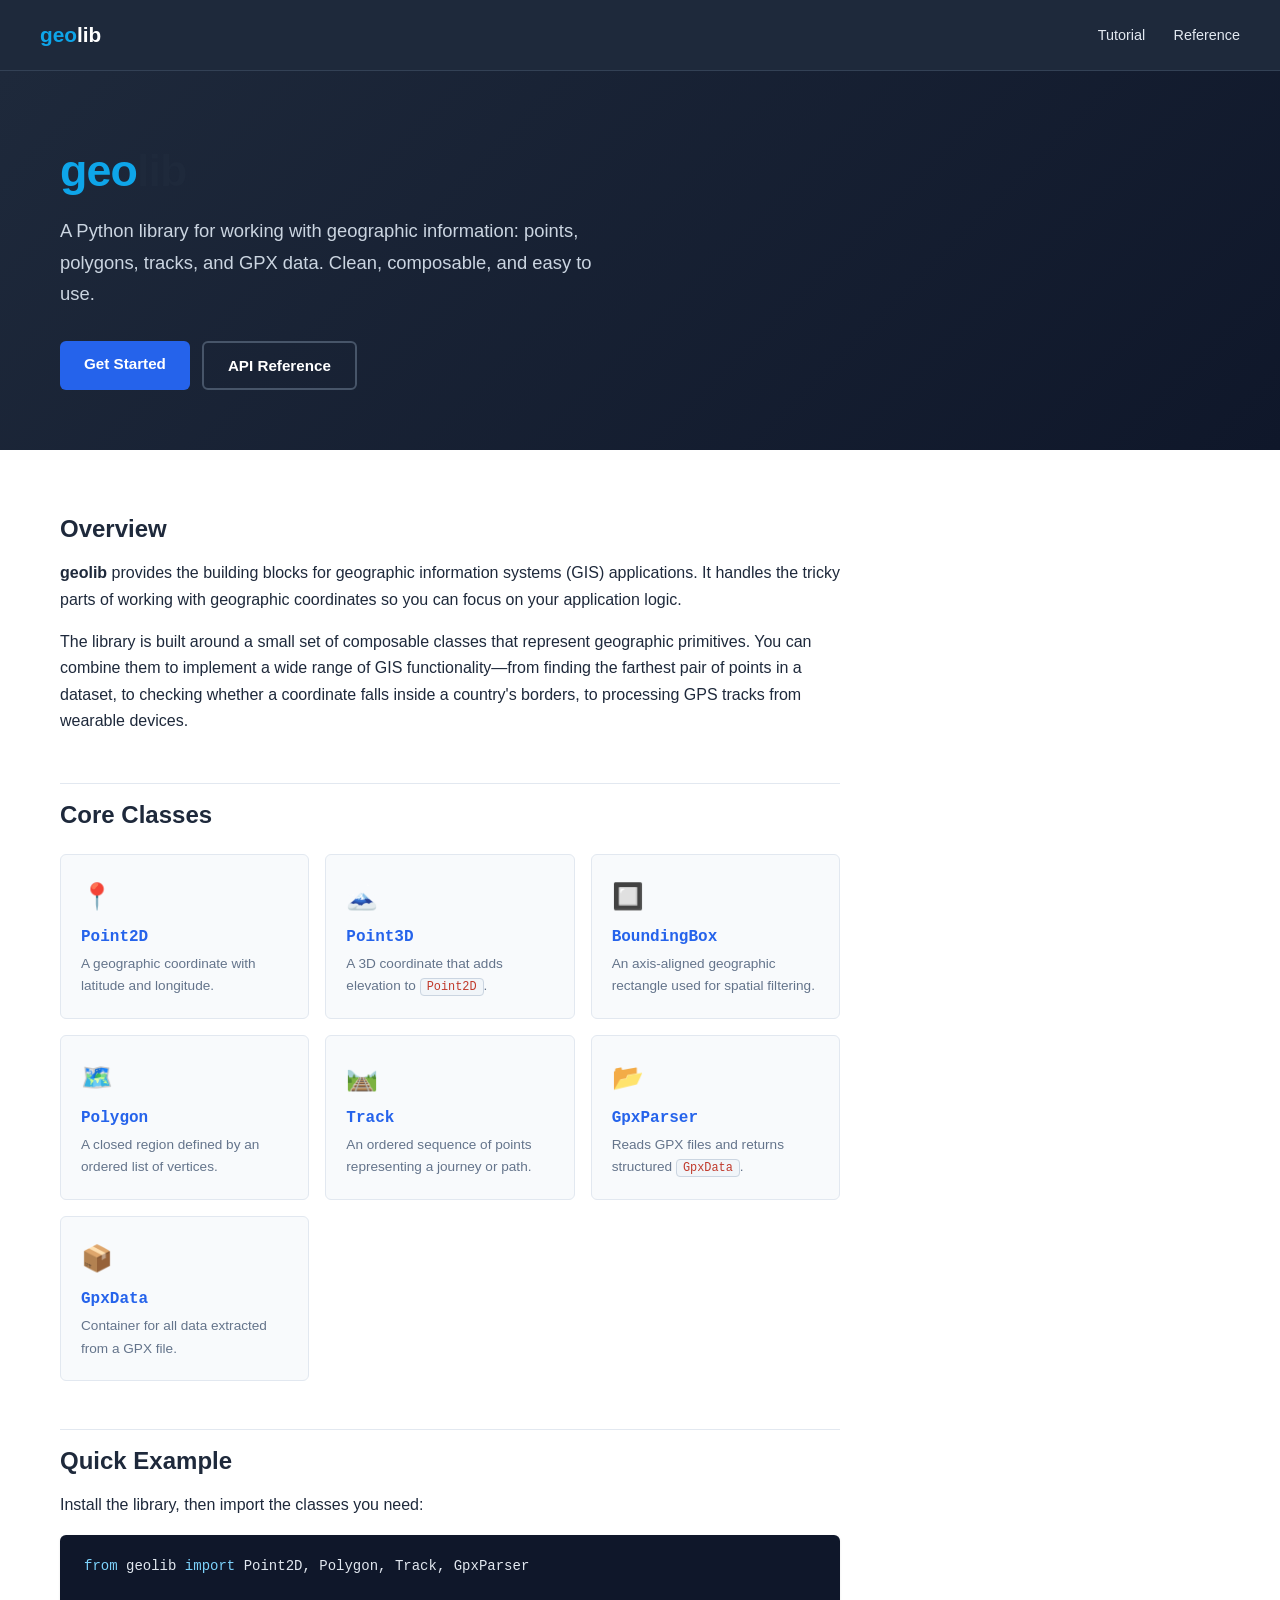
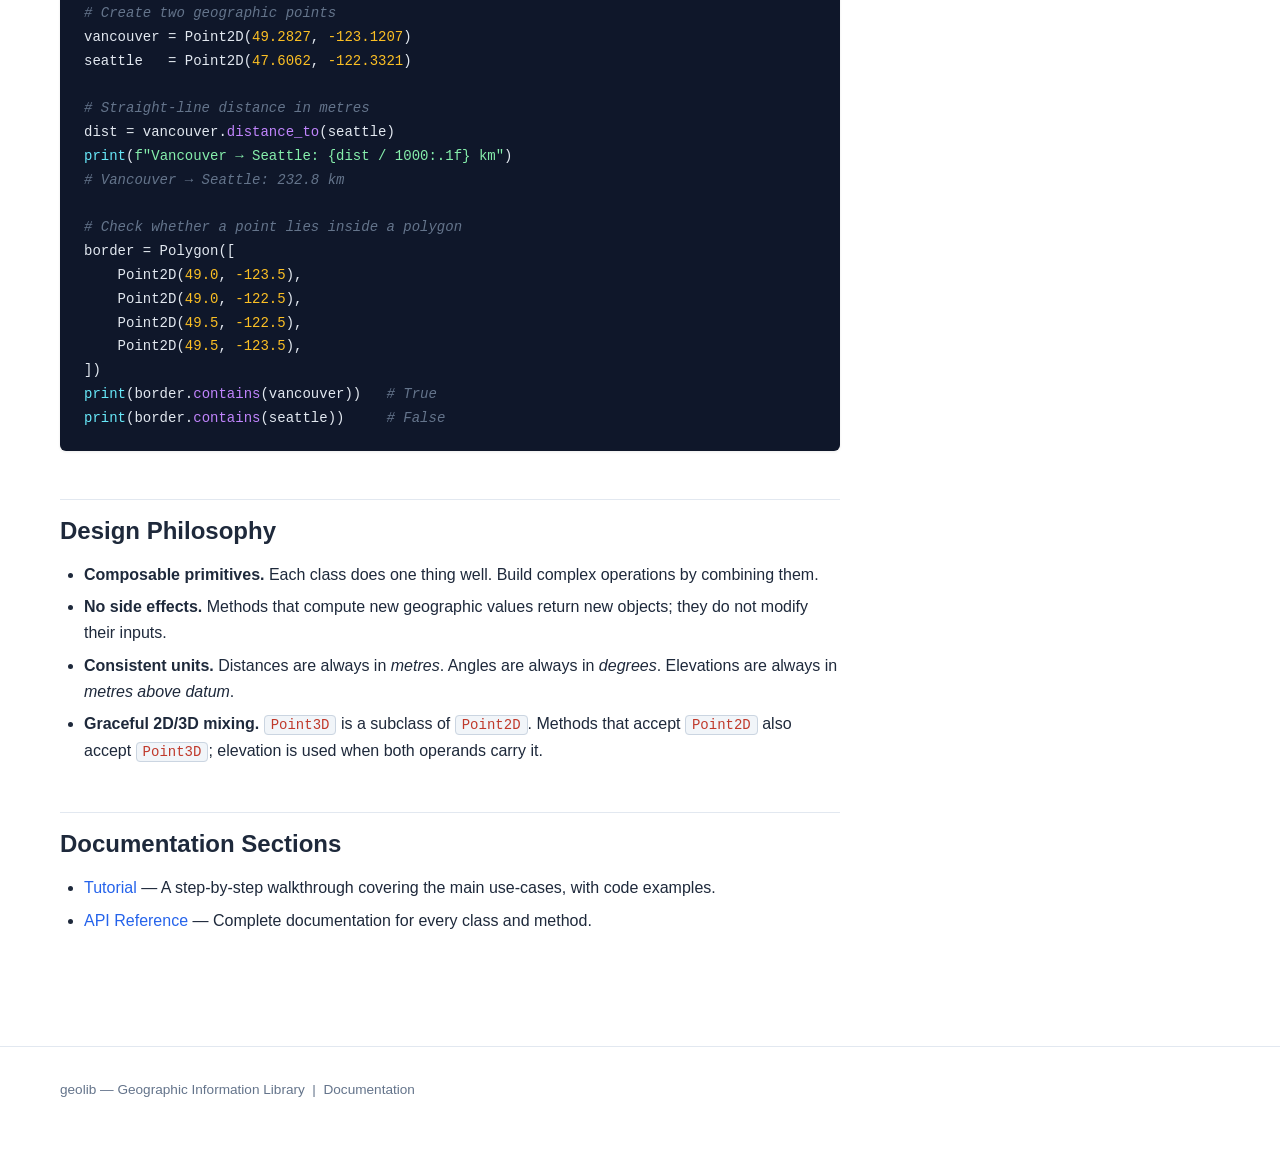
<file: index.html>
<!DOCTYPE html>
<html lang="en">
<head>
    <meta charset="UTF-8">
    <meta name="viewport" content="width=device-width, initial-scale=1.0">
    <title>geolib – Python GIS Library</title>
    <link rel="stylesheet" href="style.css">
</head>
<body>

<!-- ── Top Header ── -->
<header class="top-header">
    <a class="brand" href="index.html"><span>geo</span>lib</a>
    <nav>
        <a href="tutorial.html">Tutorial</a>
        <a href="reference/index.html">Reference</a>
    </nav>
</header>

<!-- ── Hero ── -->
<section class="hero">
    <h1><span>geo</span>lib</h1>
    <p>A Python library for working with geographic information: points, polygons, tracks, and GPX data. Clean, composable, and easy to use.</p>
    <div class="hero-actions">
        <a class="btn btn-primary" href="tutorial.html">Get Started</a>
        <a class="btn btn-outline" href="reference/index.html">API Reference</a>
    </div>
</section>

<!-- ── Main content ── -->
<main class="page-body">

    <h2>Overview</h2>
    <p>
        <strong>geolib</strong> provides the building blocks for geographic information systems (GIS) applications. It handles the tricky parts of working with geographic coordinates so you can focus on your application logic.
    </p>
    <p>
        The library is built around a small set of composable classes that represent geographic primitives. You can combine them to implement a wide range of GIS functionality—from finding the farthest pair of points in a dataset, to checking whether a coordinate falls inside a country's borders, to processing GPS tracks from wearable devices.
    </p>

    <h2>Core Classes</h2>

    <div class="card-grid">
        <a class="card" href="reference/point2d.html">
            <div class="card-icon">📍</div>
            <h3>Point2D</h3>
            <p>A geographic coordinate with latitude and longitude.</p>
        </a>
        <a class="card" href="reference/point3d.html">
            <div class="card-icon">🗻</div>
            <h3>Point3D</h3>
            <p>A 3D coordinate that adds elevation to <code>Point2D</code>.</p>
        </a>
        <a class="card" href="reference/boundingbox.html">
            <div class="card-icon">🔲</div>
            <h3>BoundingBox</h3>
            <p>An axis-aligned geographic rectangle used for spatial filtering.</p>
        </a>
        <a class="card" href="reference/polygon.html">
            <div class="card-icon">🗺️</div>
            <h3>Polygon</h3>
            <p>A closed region defined by an ordered list of vertices.</p>
        </a>
        <a class="card" href="reference/track.html">
            <div class="card-icon">🛤️</div>
            <h3>Track</h3>
            <p>An ordered sequence of points representing a journey or path.</p>
        </a>
        <a class="card" href="reference/gpxparser.html">
            <div class="card-icon">📂</div>
            <h3>GpxParser</h3>
            <p>Reads GPX files and returns structured <code>GpxData</code>.</p>
        </a>
        <a class="card" href="reference/gpxdata.html">
            <div class="card-icon">📦</div>
            <h3>GpxData</h3>
            <p>Container for all data extracted from a GPX file.</p>
        </a>
    </div>

    <h2>Quick Example</h2>
    <p>Install the library, then import the classes you need:</p>

    <pre><code><span class="kw">from</span> geolib <span class="kw">import</span> Point2D, Polygon, Track, GpxParser

<span class="cm"># Create two geographic points</span>
vancouver = Point2D(<span class="nm">49.2827</span>, <span class="nm">-123.1207</span>)
seattle   = Point2D(<span class="nm">47.6062</span>, <span class="nm">-122.3321</span>)

<span class="cm"># Straight-line distance in metres</span>
dist = vancouver.<span class="fn">distance_to</span>(seattle)
<span class="bi">print</span>(<span class="st">f"Vancouver → Seattle: {dist / 1000:.1f} km"</span>)
<span class="cm"># Vancouver → Seattle: 232.8 km</span>

<span class="cm"># Check whether a point lies inside a polygon</span>
border = Polygon([
    Point2D(<span class="nm">49.0</span>, <span class="nm">-123.5</span>),
    Point2D(<span class="nm">49.0</span>, <span class="nm">-122.5</span>),
    Point2D(<span class="nm">49.5</span>, <span class="nm">-122.5</span>),
    Point2D(<span class="nm">49.5</span>, <span class="nm">-123.5</span>),
])
<span class="bi">print</span>(border.<span class="fn">contains</span>(vancouver))   <span class="cm"># True</span>
<span class="bi">print</span>(border.<span class="fn">contains</span>(seattle))     <span class="cm"># False</span></code></pre>

    <h2>Design Philosophy</h2>
    <ul>
        <li><strong>Composable primitives.</strong> Each class does one thing well. Build complex operations by combining them.</li>
        <li><strong>No side effects.</strong> Methods that compute new geographic values return new objects; they do not modify their inputs.</li>
        <li><strong>Consistent units.</strong> Distances are always in <em>metres</em>. Angles are always in <em>degrees</em>. Elevations are always in <em>metres above datum</em>.</li>
        <li><strong>Graceful 2D/3D mixing.</strong> <code>Point3D</code> is a subclass of <code>Point2D</code>. Methods that accept <code>Point2D</code> also accept <code>Point3D</code>; elevation is used when both operands carry it.</li>
    </ul>

    <h2>Documentation Sections</h2>
    <ul>
        <li><a href="tutorial.html">Tutorial</a> — A step-by-step walkthrough covering the main use-cases, with code examples.</li>
        <li><a href="reference/index.html">API Reference</a> — Complete documentation for every class and method.</li>
    </ul>

</main>

<footer class="site-footer">
    geolib — Geographic Information Library &nbsp;|&nbsp; Documentation
</footer>

</body>
</html>
</file>
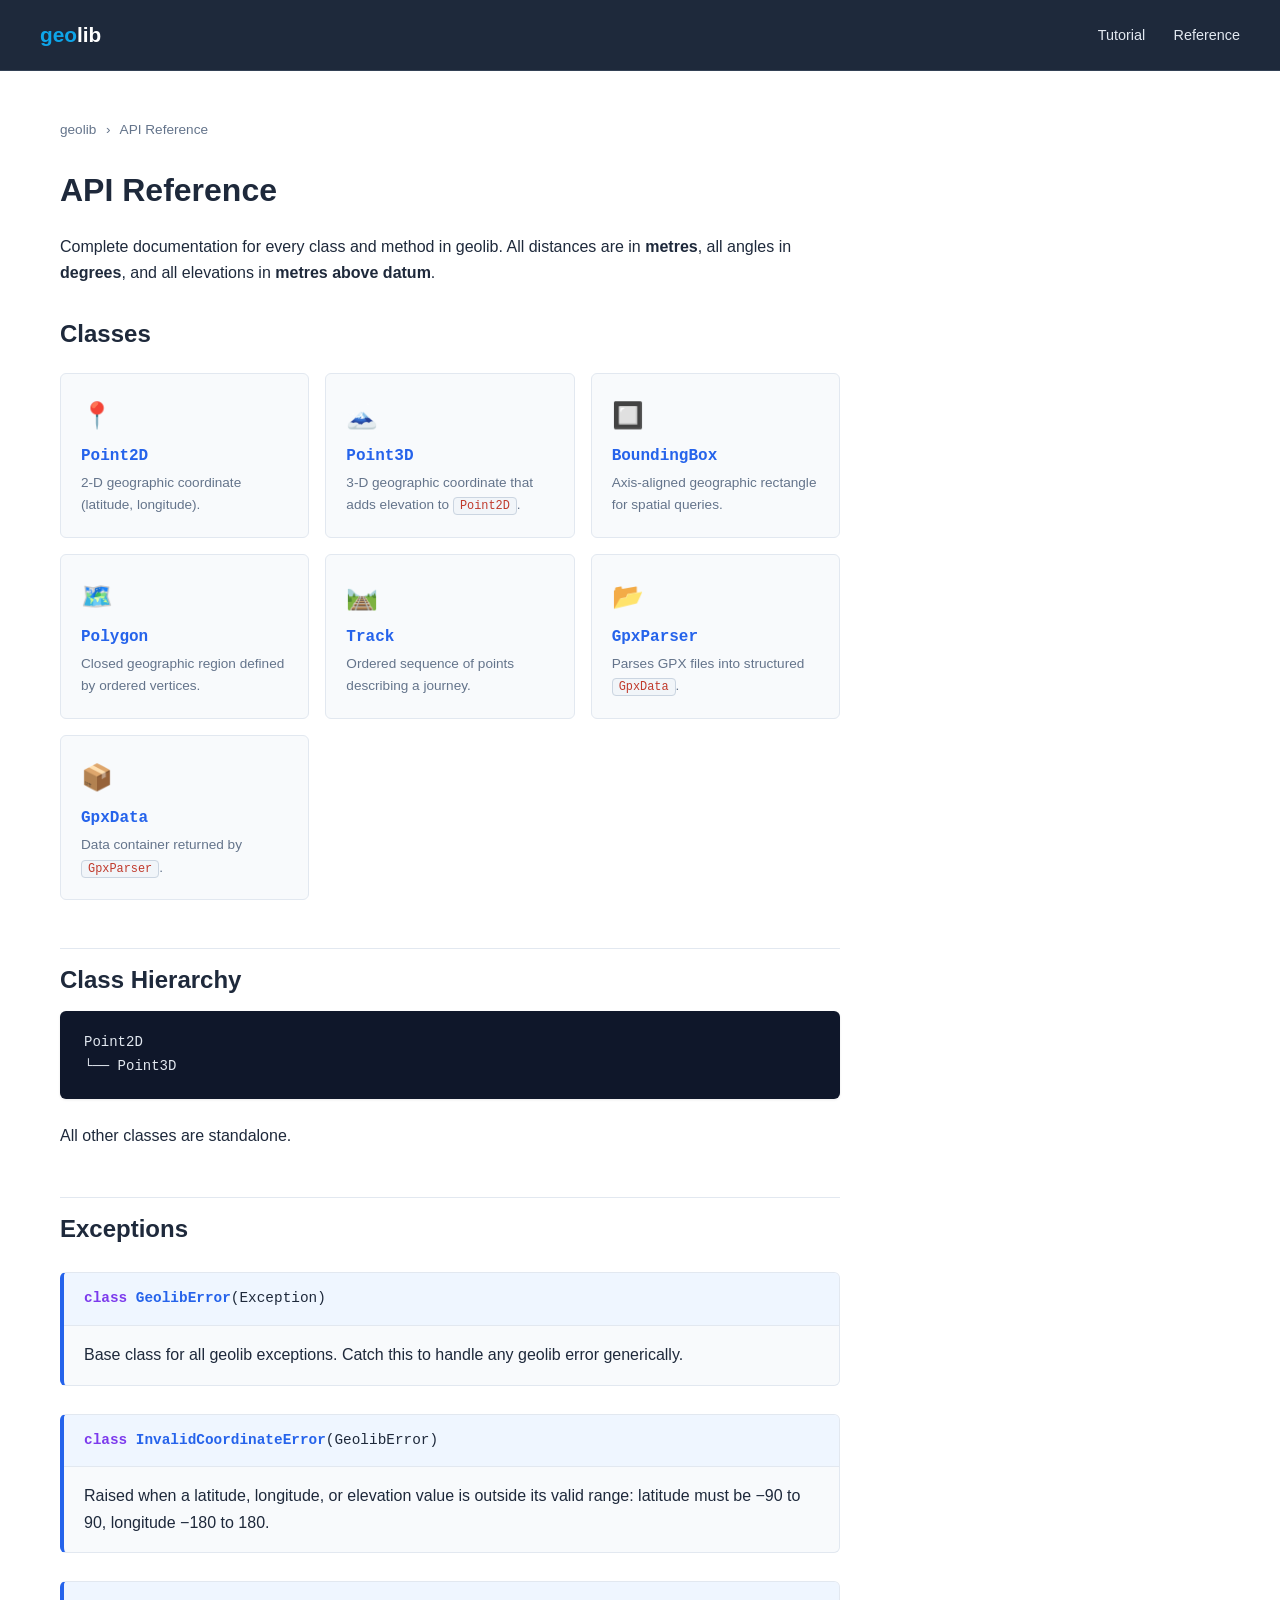
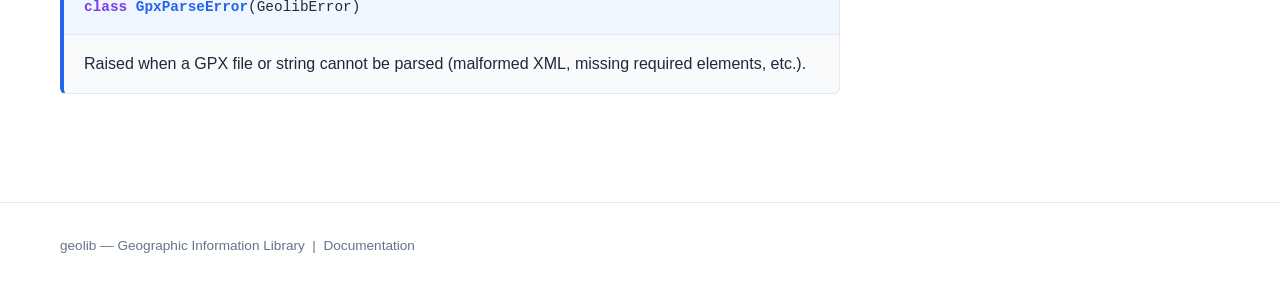
<file: reference/index.html>
<!DOCTYPE html>
<html lang="en">
<head>
    <meta charset="UTF-8">
    <meta name="viewport" content="width=device-width, initial-scale=1.0">
    <title>API Reference – geolib</title>
    <link rel="stylesheet" href="../style.css">
</head>
<body>

<header class="top-header">
    <a class="brand" href="../index.html"><span>geo</span>lib</a>
    <nav>
        <a href="../tutorial.html">Tutorial</a>
        <a href="index.html">Reference</a>
    </nav>
</header>

<main class="page-body">

    <div class="breadcrumb">
        <a href="../index.html">geolib</a>
        <span>›</span> API Reference
    </div>

    <h1>API Reference</h1>
    <p>
        Complete documentation for every class and method in geolib.
        All distances are in <strong>metres</strong>, all angles in <strong>degrees</strong>,
        and all elevations in <strong>metres above datum</strong>.
    </p>

    <h2>Classes</h2>

    <div class="card-grid">
        <a class="card" href="point2d.html">
            <div class="card-icon">📍</div>
            <h3>Point2D</h3>
            <p>2-D geographic coordinate (latitude, longitude).</p>
        </a>
        <a class="card" href="point3d.html">
            <div class="card-icon">🗻</div>
            <h3>Point3D</h3>
            <p>3-D geographic coordinate that adds elevation to <code>Point2D</code>.</p>
        </a>
        <a class="card" href="boundingbox.html">
            <div class="card-icon">🔲</div>
            <h3>BoundingBox</h3>
            <p>Axis-aligned geographic rectangle for spatial queries.</p>
        </a>
        <a class="card" href="polygon.html">
            <div class="card-icon">🗺️</div>
            <h3>Polygon</h3>
            <p>Closed geographic region defined by ordered vertices.</p>
        </a>
        <a class="card" href="track.html">
            <div class="card-icon">🛤️</div>
            <h3>Track</h3>
            <p>Ordered sequence of points describing a journey.</p>
        </a>
        <a class="card" href="gpxparser.html">
            <div class="card-icon">📂</div>
            <h3>GpxParser</h3>
            <p>Parses GPX files into structured <code>GpxData</code>.</p>
        </a>
        <a class="card" href="gpxdata.html">
            <div class="card-icon">📦</div>
            <h3>GpxData</h3>
            <p>Data container returned by <code>GpxParser</code>.</p>
        </a>
    </div>

    <h2>Class Hierarchy</h2>
    <pre><code>Point2D
└── Point3D</code></pre>
    <p>All other classes are standalone.</p>

    <h2>Exceptions</h2>

    <div class="method-block">
        <div class="method-sig">
            <span class="sig-class">class</span> <span class="sig-name">GeolibError</span>(Exception)
        </div>
        <div class="method-body">
            <p>Base class for all geolib exceptions. Catch this to handle any geolib error generically.</p>
        </div>
    </div>

    <div class="method-block">
        <div class="method-sig">
            <span class="sig-class">class</span> <span class="sig-name">InvalidCoordinateError</span>(GeolibError)
        </div>
        <div class="method-body">
            <p>
                Raised when a latitude, longitude, or elevation value is outside its valid range:
                latitude must be −90 to 90, longitude −180 to 180.
            </p>
        </div>
    </div>

    <div class="method-block">
        <div class="method-sig">
            <span class="sig-class">class</span> <span class="sig-name">GpxParseError</span>(GeolibError)
        </div>
        <div class="method-body">
            <p>Raised when a GPX file or string cannot be parsed (malformed XML, missing required elements, etc.).</p>
        </div>
    </div>

</main>

<footer class="site-footer">
    geolib — Geographic Information Library &nbsp;|&nbsp; Documentation
</footer>

</body>
</html>
</file>
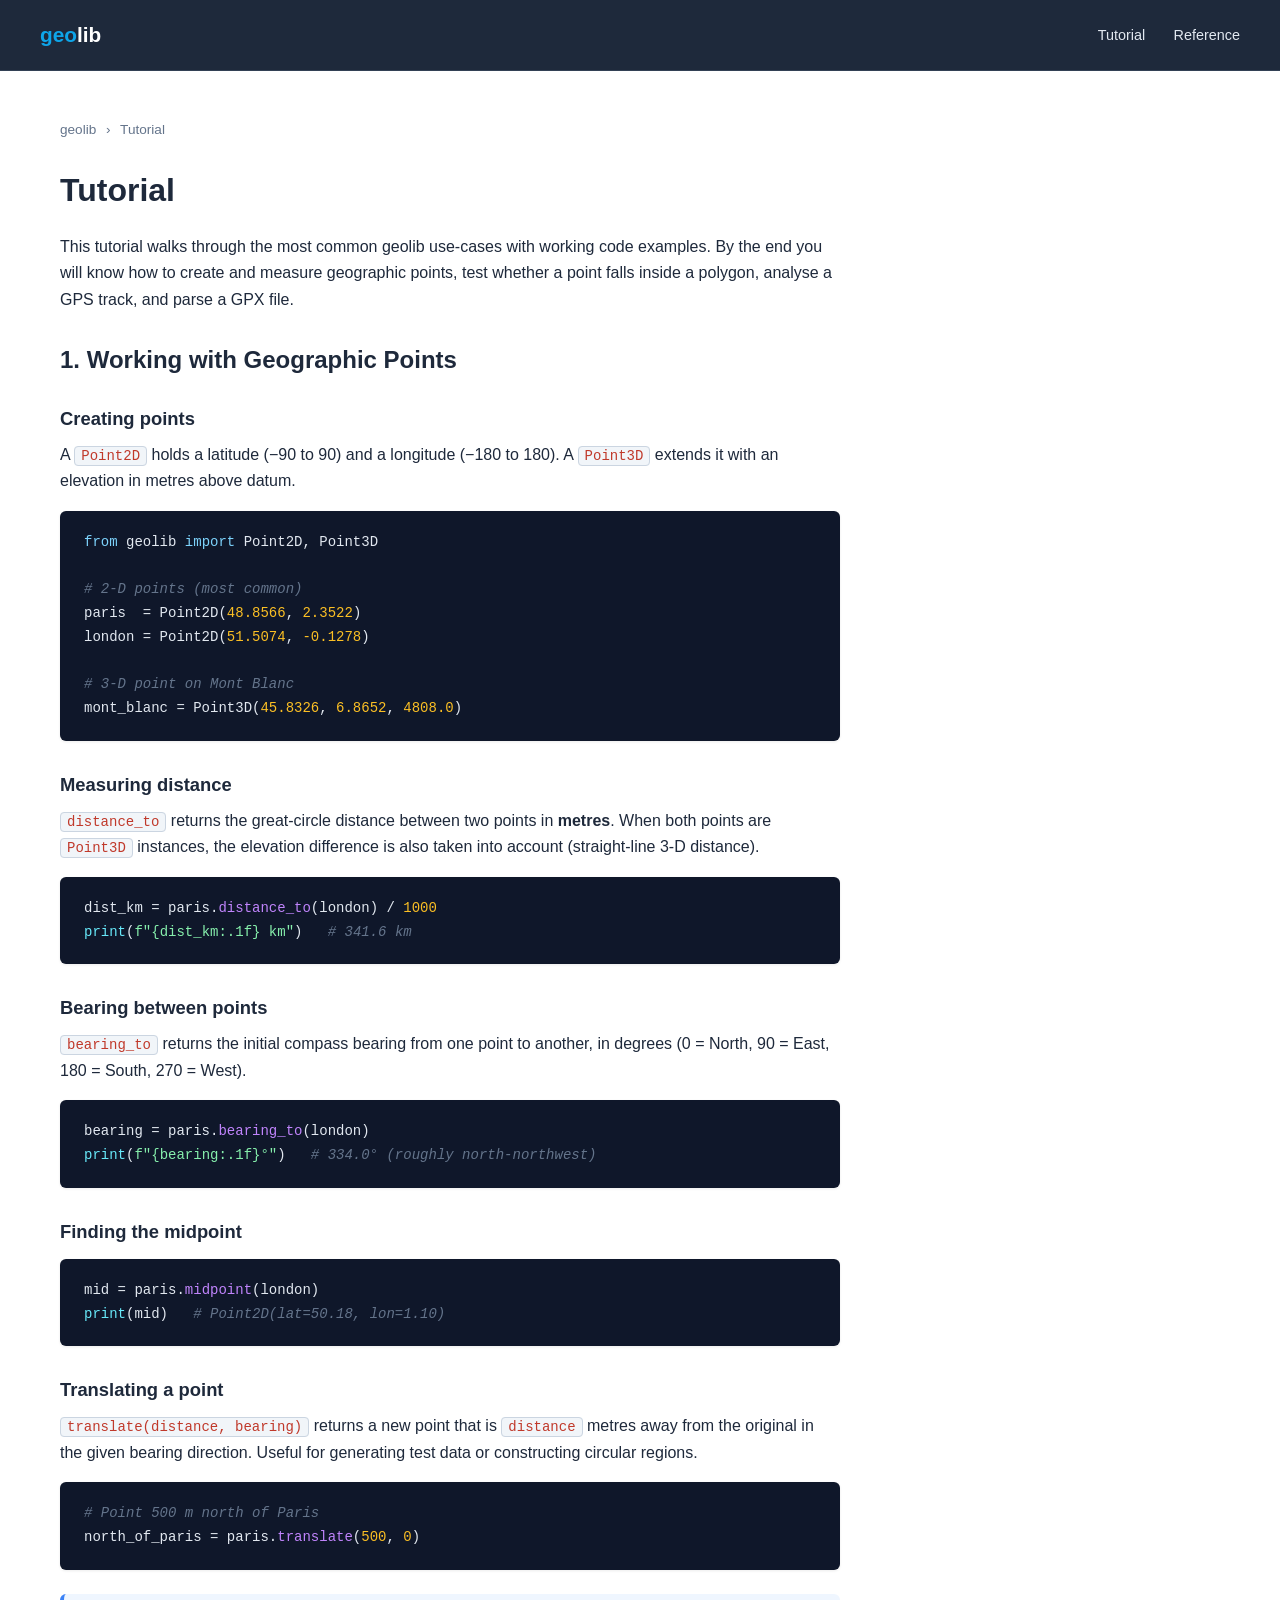
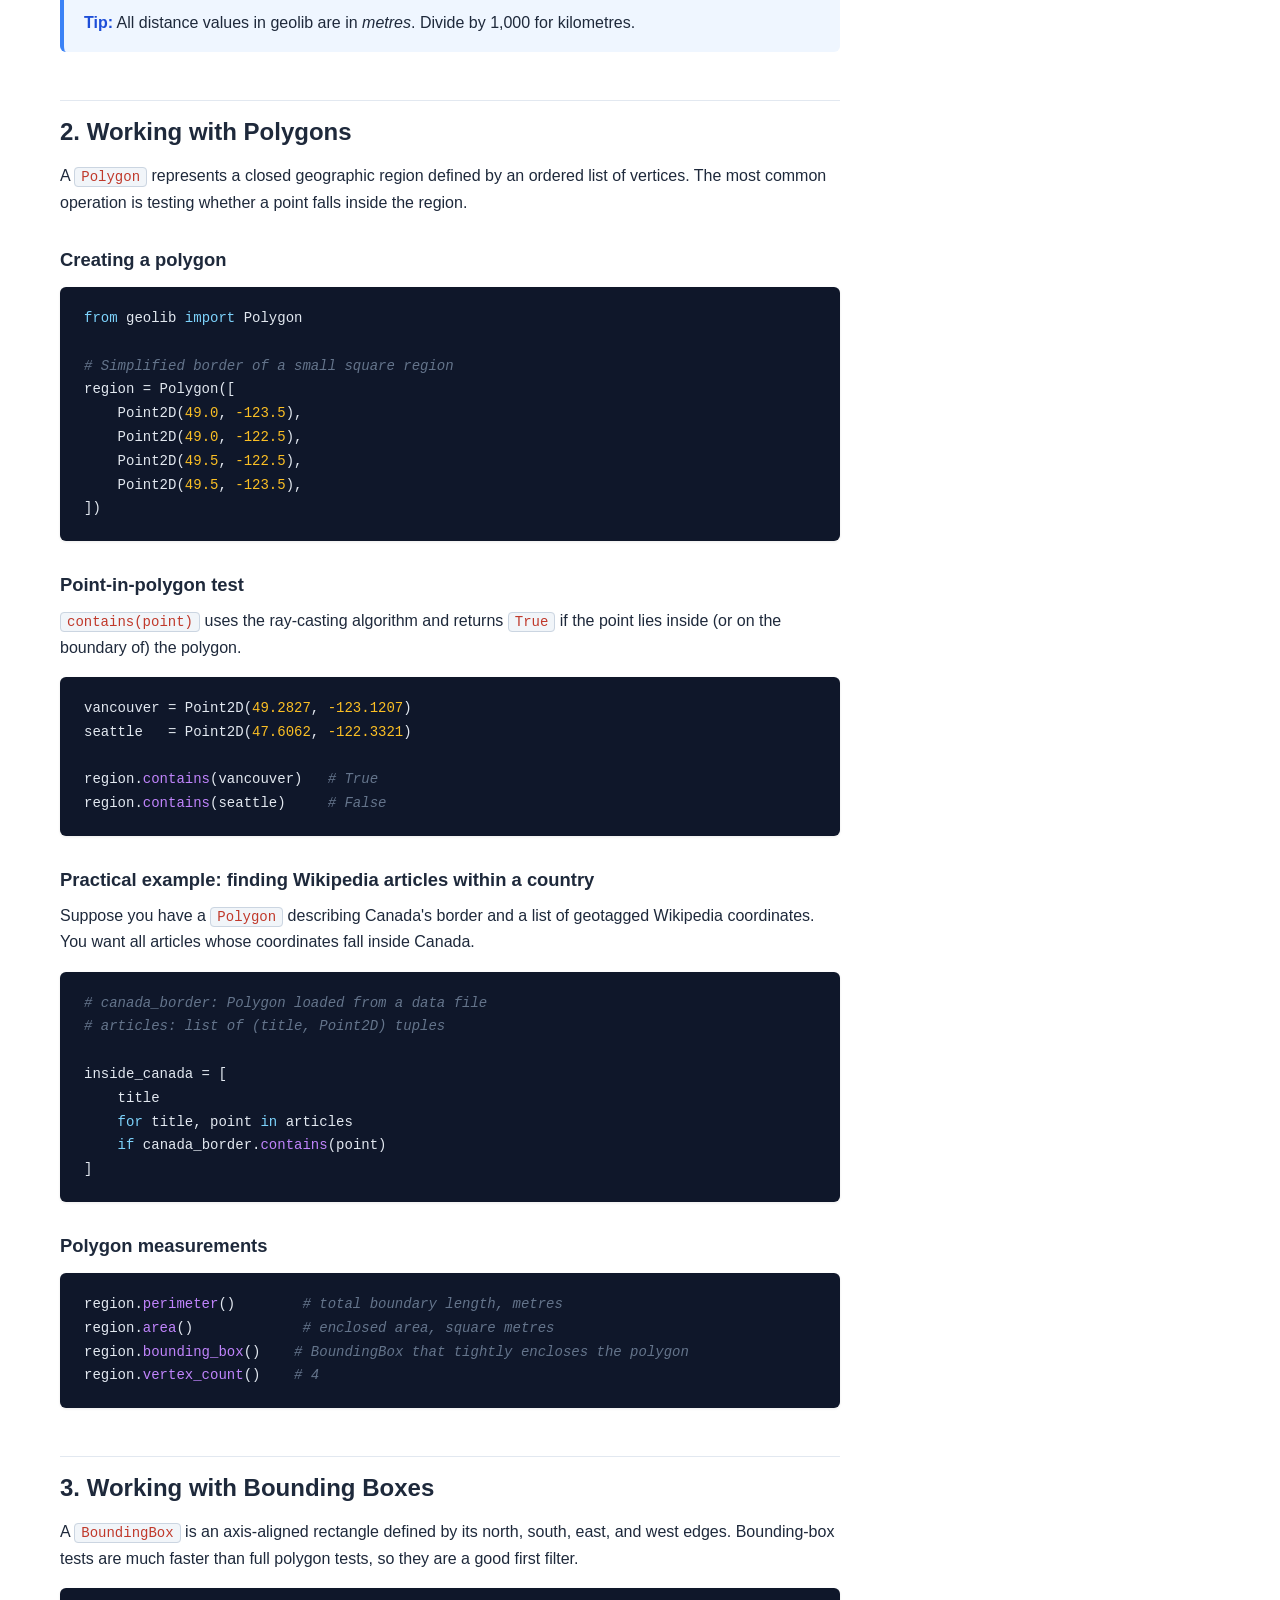
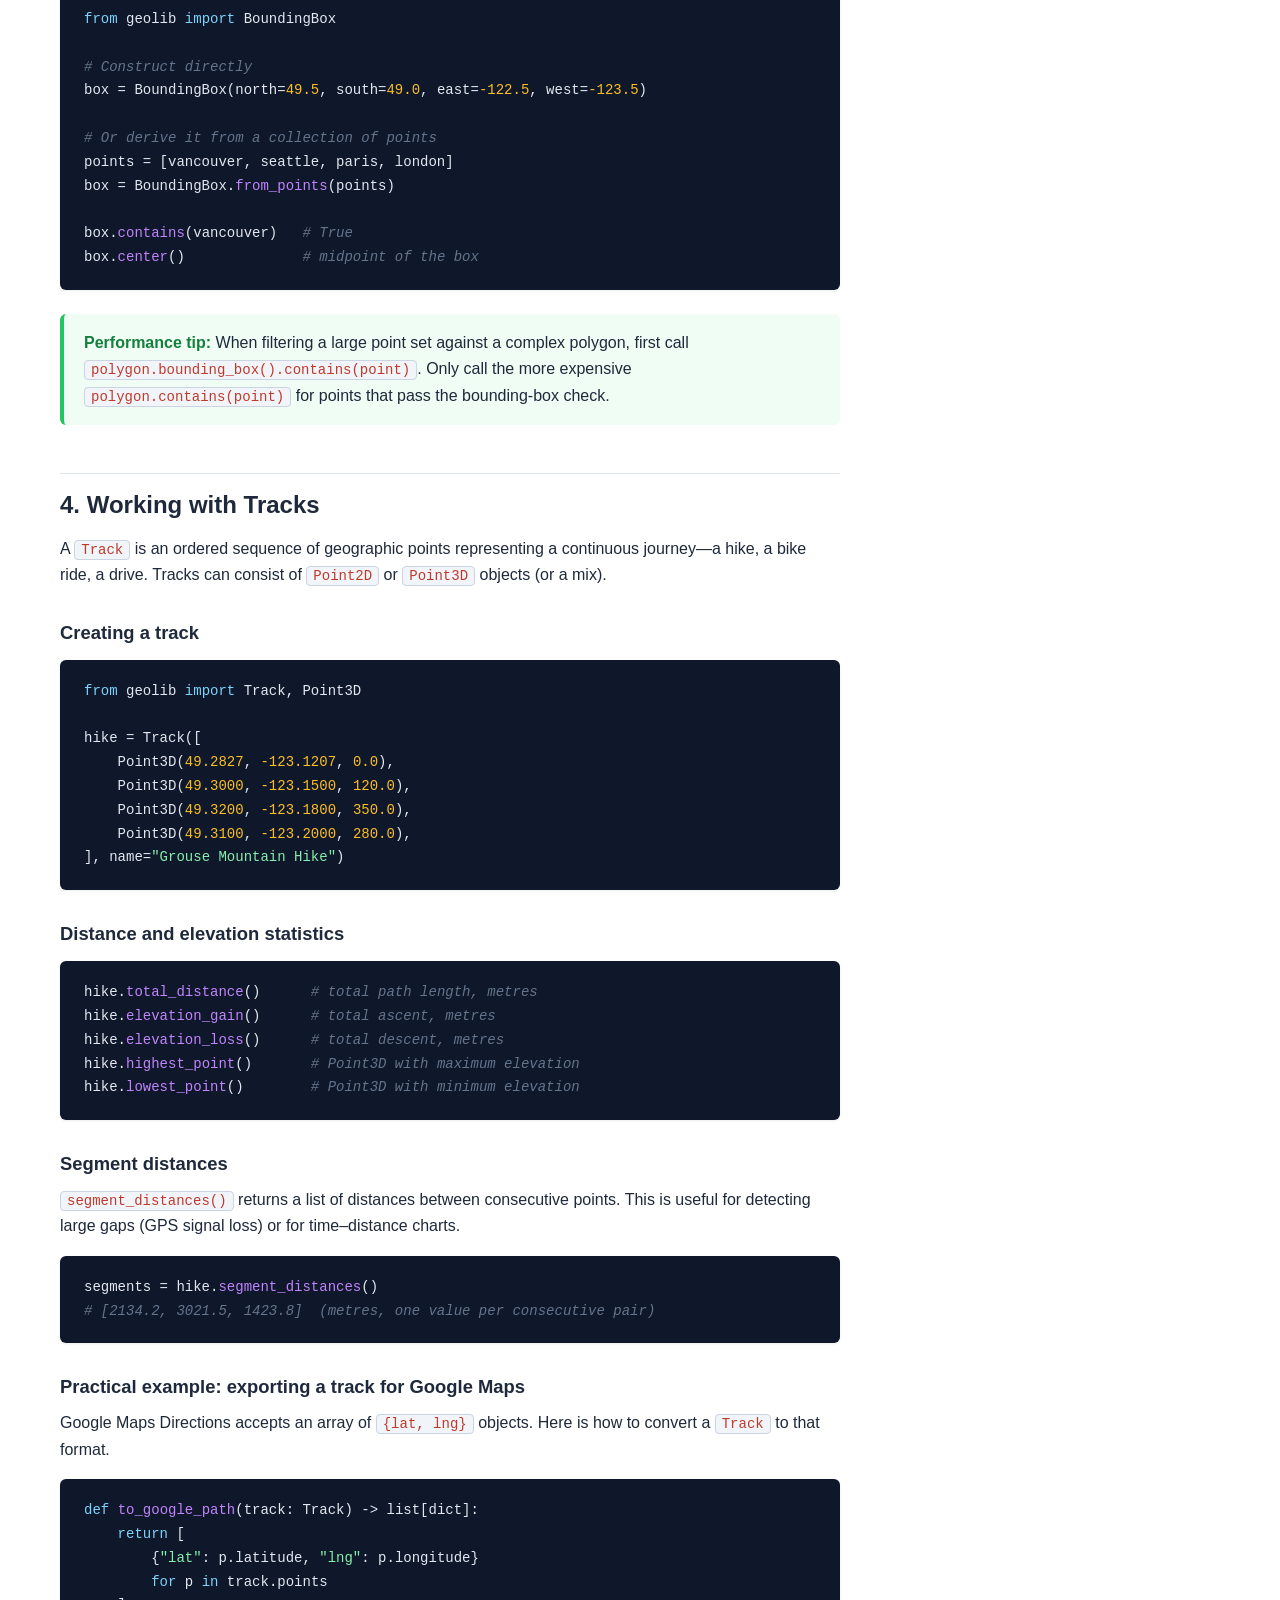
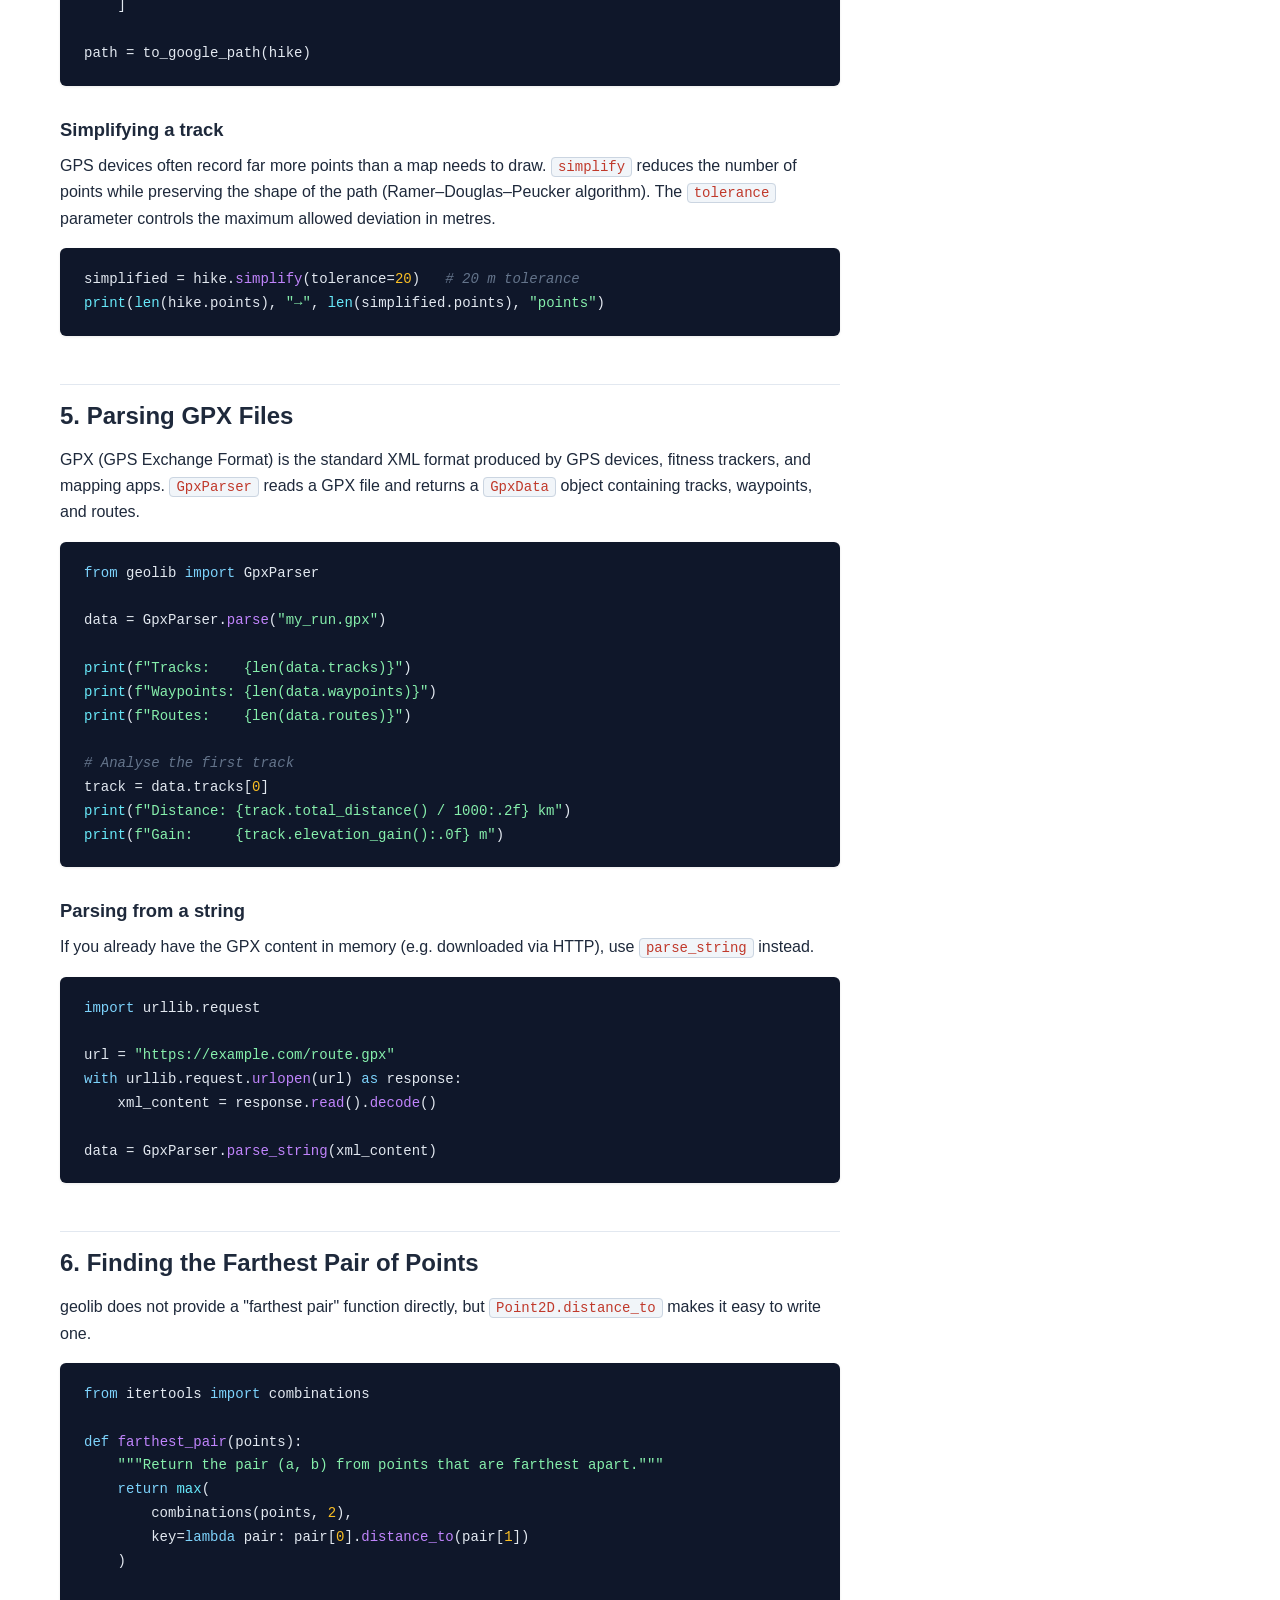
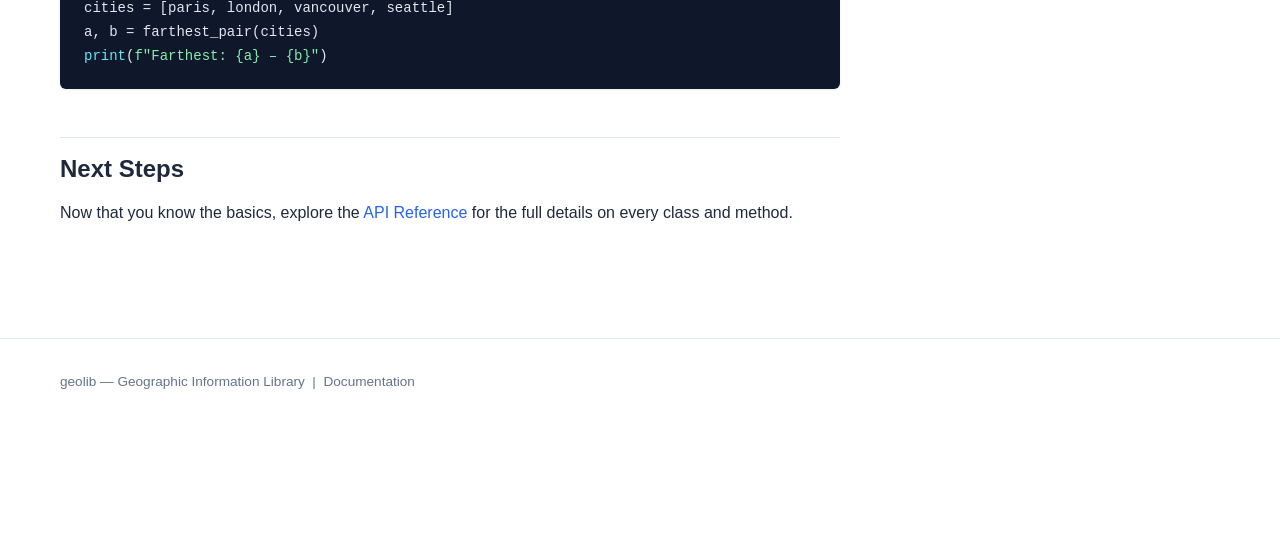
<file: tutorial.html>
<!DOCTYPE html>
<html lang="en">
<head>
    <meta charset="UTF-8">
    <meta name="viewport" content="width=device-width, initial-scale=1.0">
    <title>Tutorial – geolib</title>
    <link rel="stylesheet" href="style.css">
</head>
<body>

<header class="top-header">
    <a class="brand" href="index.html"><span>geo</span>lib</a>
    <nav>
        <a href="tutorial.html">Tutorial</a>
        <a href="reference/index.html">Reference</a>
    </nav>
</header>

<main class="page-body">

    <div class="breadcrumb">
        <a href="index.html">geolib</a>
        <span>›</span> Tutorial
    </div>

    <h1>Tutorial</h1>
    <p>
        This tutorial walks through the most common geolib use-cases with working code examples.
        By the end you will know how to create and measure geographic points, test whether a point
        falls inside a polygon, analyse a GPS track, and parse a GPX file.
    </p>

    <!-- ────────────────────────────────────── -->
    <h2 id="points">1. Working with Geographic Points</h2>

    <h3>Creating points</h3>
    <p>
        A <a href="reference/point2d.html"><code>Point2D</code></a> holds a latitude (−90 to 90) and
        a longitude (−180 to 180). A <a href="reference/point3d.html"><code>Point3D</code></a> extends
        it with an elevation in metres above datum.
    </p>

    <pre><code><span class="kw">from</span> geolib <span class="kw">import</span> Point2D, Point3D

<span class="cm"># 2-D points (most common)</span>
paris  = Point2D(<span class="nm">48.8566</span>, <span class="nm">2.3522</span>)
london = Point2D(<span class="nm">51.5074</span>, <span class="nm">-0.1278</span>)

<span class="cm"># 3-D point on Mont Blanc</span>
mont_blanc = Point3D(<span class="nm">45.8326</span>, <span class="nm">6.8652</span>, <span class="nm">4808.0</span>)</code></pre>

    <h3>Measuring distance</h3>
    <p>
        <code>distance_to</code> returns the great-circle distance between two points in <strong>metres</strong>.
        When both points are <code>Point3D</code> instances, the elevation difference is also taken into
        account (straight-line 3-D distance).
    </p>

    <pre><code>dist_km = paris.<span class="fn">distance_to</span>(london) / <span class="nm">1000</span>
<span class="bi">print</span>(<span class="st">f"{dist_km:.1f} km"</span>)   <span class="cm"># 341.6 km</span></code></pre>

    <h3>Bearing between points</h3>
    <p>
        <code>bearing_to</code> returns the initial compass bearing from one point to another, in
        degrees (0 = North, 90 = East, 180 = South, 270 = West).
    </p>

    <pre><code>bearing = paris.<span class="fn">bearing_to</span>(london)
<span class="bi">print</span>(<span class="st">f"{bearing:.1f}°"</span>)   <span class="cm"># 334.0° (roughly north-northwest)</span></code></pre>

    <h3>Finding the midpoint</h3>
    <pre><code>mid = paris.<span class="fn">midpoint</span>(london)
<span class="bi">print</span>(mid)   <span class="cm"># Point2D(lat=50.18, lon=1.10)</span></code></pre>

    <h3>Translating a point</h3>
    <p>
        <code>translate(distance, bearing)</code> returns a new point that is <code>distance</code>
        metres away from the original in the given bearing direction. Useful for generating test data
        or constructing circular regions.
    </p>

    <pre><code><span class="cm"># Point 500 m north of Paris</span>
north_of_paris = paris.<span class="fn">translate</span>(<span class="nm">500</span>, <span class="nm">0</span>)</code></pre>

    <div class="callout callout-note">
        <p><strong>Tip:</strong> All distance values in geolib are in <em>metres</em>. Divide by 1,000 for kilometres.</p>
    </div>

    <!-- ────────────────────────────────────── -->
    <h2 id="polygon">2. Working with Polygons</h2>

    <p>
        A <a href="reference/polygon.html"><code>Polygon</code></a> represents a closed geographic region
        defined by an ordered list of vertices. The most common operation is testing whether a point
        falls inside the region.
    </p>

    <h3>Creating a polygon</h3>
    <pre><code><span class="kw">from</span> geolib <span class="kw">import</span> Polygon

<span class="cm"># Simplified border of a small square region</span>
region = Polygon([
    Point2D(<span class="nm">49.0</span>, <span class="nm">-123.5</span>),
    Point2D(<span class="nm">49.0</span>, <span class="nm">-122.5</span>),
    Point2D(<span class="nm">49.5</span>, <span class="nm">-122.5</span>),
    Point2D(<span class="nm">49.5</span>, <span class="nm">-123.5</span>),
])</code></pre>

    <h3>Point-in-polygon test</h3>
    <p>
        <code>contains(point)</code> uses the ray-casting algorithm and returns <code>True</code>
        if the point lies inside (or on the boundary of) the polygon.
    </p>
    <pre><code>vancouver = Point2D(<span class="nm">49.2827</span>, <span class="nm">-123.1207</span>)
seattle   = Point2D(<span class="nm">47.6062</span>, <span class="nm">-122.3321</span>)

region.<span class="fn">contains</span>(vancouver)   <span class="cm"># True</span>
region.<span class="fn">contains</span>(seattle)     <span class="cm"># False</span></code></pre>

    <h3>Practical example: finding Wikipedia articles within a country</h3>
    <p>
        Suppose you have a <code>Polygon</code> describing Canada's border and a list of geotagged
        Wikipedia coordinates. You want all articles whose coordinates fall inside Canada.
    </p>
    <pre><code><span class="cm"># canada_border: Polygon loaded from a data file</span>
<span class="cm"># articles: list of (title, Point2D) tuples</span>

inside_canada = [
    title
    <span class="kw">for</span> title, point <span class="kw">in</span> articles
    <span class="kw">if</span> canada_border.<span class="fn">contains</span>(point)
]</code></pre>

    <h3>Polygon measurements</h3>
    <pre><code>region.<span class="fn">perimeter</span>()        <span class="cm"># total boundary length, metres</span>
region.<span class="fn">area</span>()             <span class="cm"># enclosed area, square metres</span>
region.<span class="fn">bounding_box</span>()    <span class="cm"># BoundingBox that tightly encloses the polygon</span>
region.<span class="fn">vertex_count</span>()    <span class="cm"># 4</span></code></pre>

    <!-- ────────────────────────────────────── -->
    <h2 id="boundingbox">3. Working with Bounding Boxes</h2>

    <p>
        A <a href="reference/boundingbox.html"><code>BoundingBox</code></a> is an axis-aligned rectangle
        defined by its north, south, east, and west edges. Bounding-box tests are much faster than
        full polygon tests, so they are a good first filter.
    </p>

    <pre><code><span class="kw">from</span> geolib <span class="kw">import</span> BoundingBox

<span class="cm"># Construct directly</span>
box = BoundingBox(north=<span class="nm">49.5</span>, south=<span class="nm">49.0</span>, east=<span class="nm">-122.5</span>, west=<span class="nm">-123.5</span>)

<span class="cm"># Or derive it from a collection of points</span>
points = [vancouver, seattle, paris, london]
box = BoundingBox.<span class="fn">from_points</span>(points)

box.<span class="fn">contains</span>(vancouver)   <span class="cm"># True</span>
box.<span class="fn">center</span>()              <span class="cm"># midpoint of the box</span></code></pre>

    <div class="callout callout-tip">
        <p><strong>Performance tip:</strong> When filtering a large point set against a complex polygon, first call <code>polygon.bounding_box().contains(point)</code>. Only call the more expensive <code>polygon.contains(point)</code> for points that pass the bounding-box check.</p>
    </div>

    <!-- ────────────────────────────────────── -->
    <h2 id="track">4. Working with Tracks</h2>

    <p>
        A <a href="reference/track.html"><code>Track</code></a> is an ordered sequence of geographic
        points representing a continuous journey—a hike, a bike ride, a drive. Tracks can consist
        of <code>Point2D</code> or <code>Point3D</code> objects (or a mix).
    </p>

    <h3>Creating a track</h3>
    <pre><code><span class="kw">from</span> geolib <span class="kw">import</span> Track, Point3D

hike = Track([
    Point3D(<span class="nm">49.2827</span>, <span class="nm">-123.1207</span>, <span class="nm">0.0</span>),
    Point3D(<span class="nm">49.3000</span>, <span class="nm">-123.1500</span>, <span class="nm">120.0</span>),
    Point3D(<span class="nm">49.3200</span>, <span class="nm">-123.1800</span>, <span class="nm">350.0</span>),
    Point3D(<span class="nm">49.3100</span>, <span class="nm">-123.2000</span>, <span class="nm">280.0</span>),
], name=<span class="st">"Grouse Mountain Hike"</span>)</code></pre>

    <h3>Distance and elevation statistics</h3>
    <pre><code>hike.<span class="fn">total_distance</span>()      <span class="cm"># total path length, metres</span>
hike.<span class="fn">elevation_gain</span>()      <span class="cm"># total ascent, metres</span>
hike.<span class="fn">elevation_loss</span>()      <span class="cm"># total descent, metres</span>
hike.<span class="fn">highest_point</span>()       <span class="cm"># Point3D with maximum elevation</span>
hike.<span class="fn">lowest_point</span>()        <span class="cm"># Point3D with minimum elevation</span></code></pre>

    <h3>Segment distances</h3>
    <p>
        <code>segment_distances()</code> returns a list of distances between consecutive points.
        This is useful for detecting large gaps (GPS signal loss) or for time–distance charts.
    </p>
    <pre><code>segments = hike.<span class="fn">segment_distances</span>()
<span class="cm"># [2134.2, 3021.5, 1423.8]  (metres, one value per consecutive pair)</span></code></pre>

    <h3>Practical example: exporting a track for Google Maps</h3>
    <p>
        Google Maps Directions accepts an array of <code>{lat, lng}</code> objects. Here is how to
        convert a <code>Track</code> to that format.
    </p>
    <pre><code><span class="kw">def</span> <span class="fn">to_google_path</span>(track: Track) -> list[dict]:
    <span class="kw">return</span> [
        {<span class="st">"lat"</span>: p.latitude, <span class="st">"lng"</span>: p.longitude}
        <span class="kw">for</span> p <span class="kw">in</span> track.points
    ]

path = to_google_path(hike)</code></pre>

    <h3>Simplifying a track</h3>
    <p>
        GPS devices often record far more points than a map needs to draw. <code>simplify</code>
        reduces the number of points while preserving the shape of the path (Ramer–Douglas–Peucker
        algorithm). The <code>tolerance</code> parameter controls the maximum allowed deviation in
        metres.
    </p>
    <pre><code>simplified = hike.<span class="fn">simplify</span>(tolerance=<span class="nm">20</span>)   <span class="cm"># 20 m tolerance</span>
<span class="bi">print</span>(<span class="bi">len</span>(hike.points), <span class="st">"→"</span>, <span class="bi">len</span>(simplified.points), <span class="st">"points"</span>)</code></pre>

    <!-- ────────────────────────────────────── -->
    <h2 id="gpx">5. Parsing GPX Files</h2>

    <p>
        GPX (GPS Exchange Format) is the standard XML format produced by GPS devices,
        fitness trackers, and mapping apps. <a href="reference/gpxparser.html"><code>GpxParser</code></a>
        reads a GPX file and returns a <a href="reference/gpxdata.html"><code>GpxData</code></a> object
        containing tracks, waypoints, and routes.
    </p>

    <pre><code><span class="kw">from</span> geolib <span class="kw">import</span> GpxParser

data = GpxParser.<span class="fn">parse</span>(<span class="st">"my_run.gpx"</span>)

<span class="bi">print</span>(<span class="st">f"Tracks:    {len(data.tracks)}"</span>)
<span class="bi">print</span>(<span class="st">f"Waypoints: {len(data.waypoints)}"</span>)
<span class="bi">print</span>(<span class="st">f"Routes:    {len(data.routes)}"</span>)

<span class="cm"># Analyse the first track</span>
track = data.tracks[<span class="nm">0</span>]
<span class="bi">print</span>(<span class="st">f"Distance: {track.total_distance() / 1000:.2f} km"</span>)
<span class="bi">print</span>(<span class="st">f"Gain:     {track.elevation_gain():.0f} m"</span>)</code></pre>

    <h3>Parsing from a string</h3>
    <p>
        If you already have the GPX content in memory (e.g. downloaded via HTTP), use
        <code>parse_string</code> instead.
    </p>
    <pre><code><span class="kw">import</span> urllib.request

url = <span class="st">"https://example.com/route.gpx"</span>
<span class="kw">with</span> urllib.request.<span class="fn">urlopen</span>(url) <span class="kw">as</span> response:
    xml_content = response.<span class="fn">read</span>().<span class="fn">decode</span>()

data = GpxParser.<span class="fn">parse_string</span>(xml_content)</code></pre>

    <!-- ────────────────────────────────────── -->
    <h2 id="farthest">6. Finding the Farthest Pair of Points</h2>

    <p>
        geolib does not provide a "farthest pair" function directly, but <code>Point2D.distance_to</code>
        makes it easy to write one.
    </p>

    <pre><code><span class="kw">from</span> itertools <span class="kw">import</span> combinations

<span class="kw">def</span> <span class="fn">farthest_pair</span>(points):
    <span class="st">"""Return the pair (a, b) from points that are farthest apart."""</span>
    <span class="kw">return</span> <span class="bi">max</span>(
        combinations(points, <span class="nm">2</span>),
        key=<span class="kw">lambda</span> pair: pair[<span class="nm">0</span>].<span class="fn">distance_to</span>(pair[<span class="nm">1</span>])
    )

cities = [paris, london, vancouver, seattle]
a, b = farthest_pair(cities)
<span class="bi">print</span>(<span class="st">f"Farthest: {a} – {b}"</span>)</code></pre>

    <!-- ────────────────────────────────────── -->
    <h2 id="next">Next Steps</h2>
    <p>
        Now that you know the basics, explore the
        <a href="reference/index.html">API Reference</a> for the full details on every class and method.
    </p>

</main>

<footer class="site-footer">
    geolib — Geographic Information Library &nbsp;|&nbsp; Documentation
</footer>

</body>
</html>
</file>
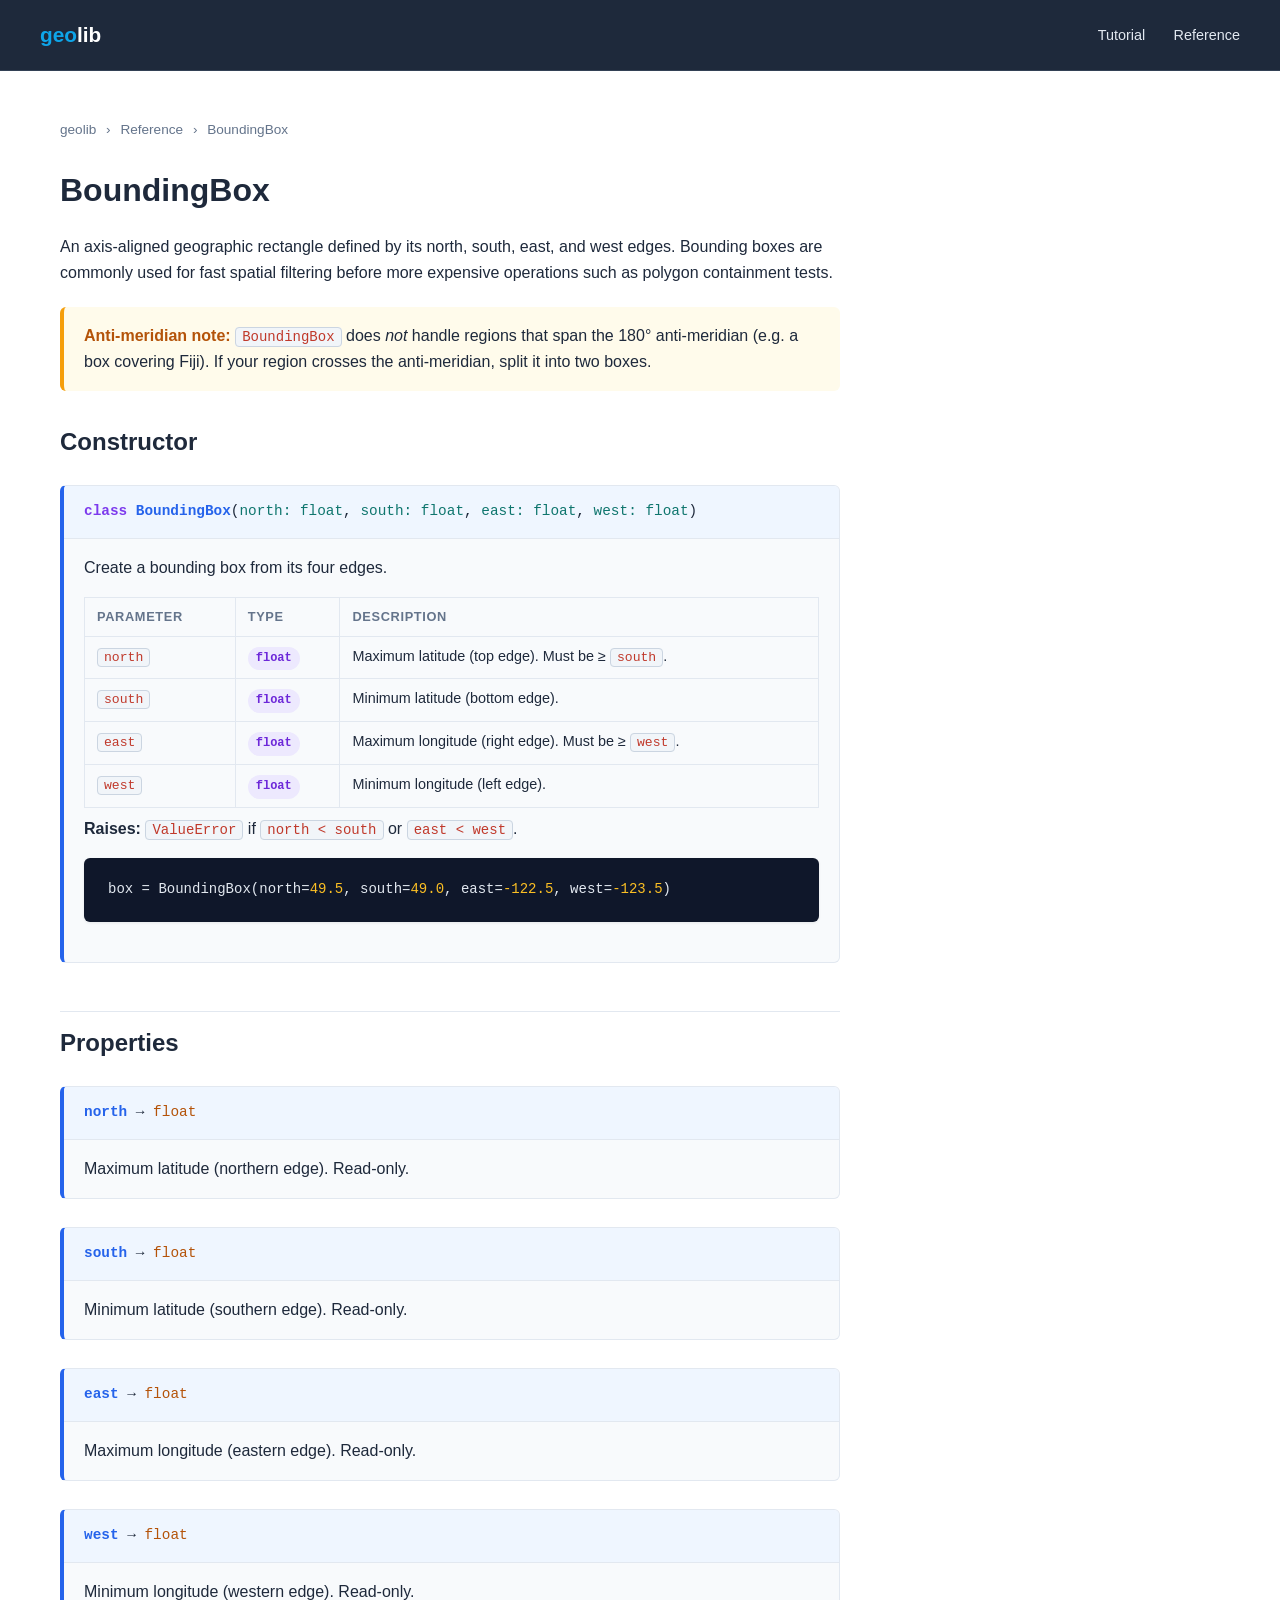
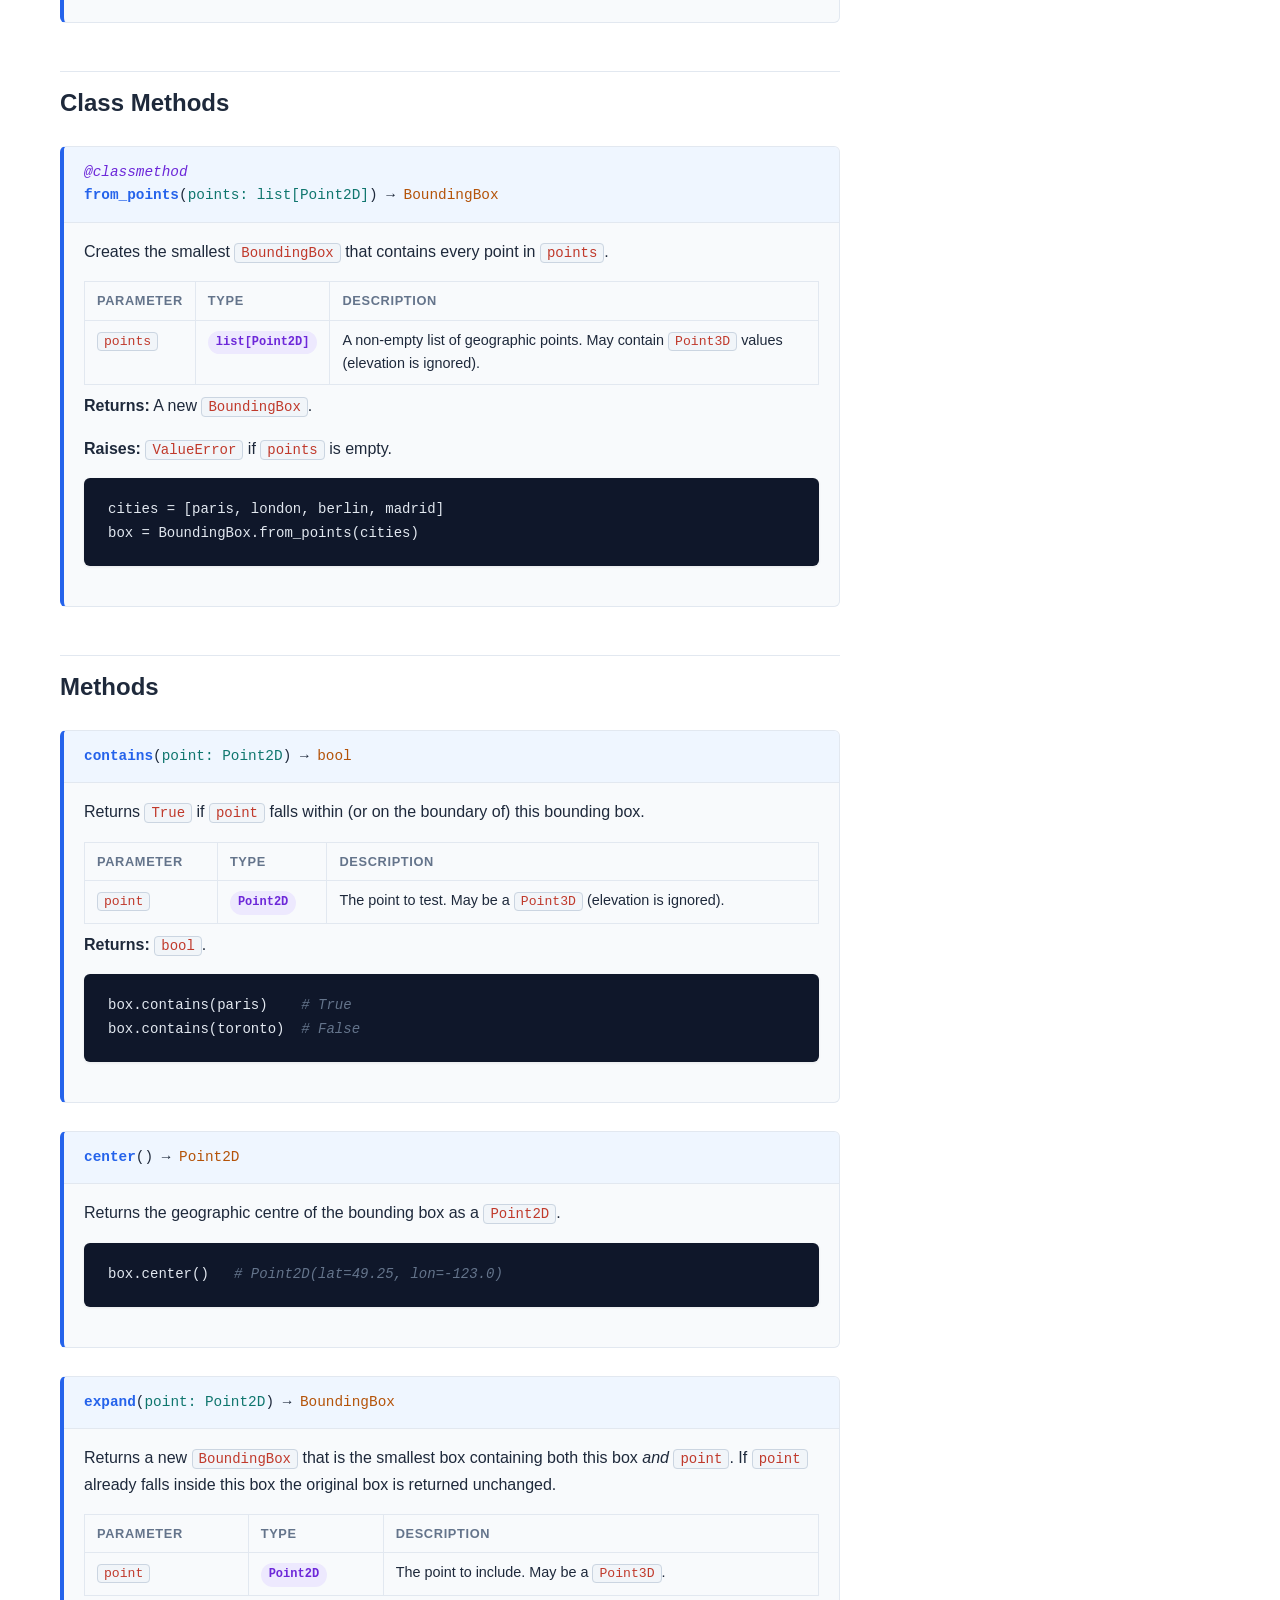
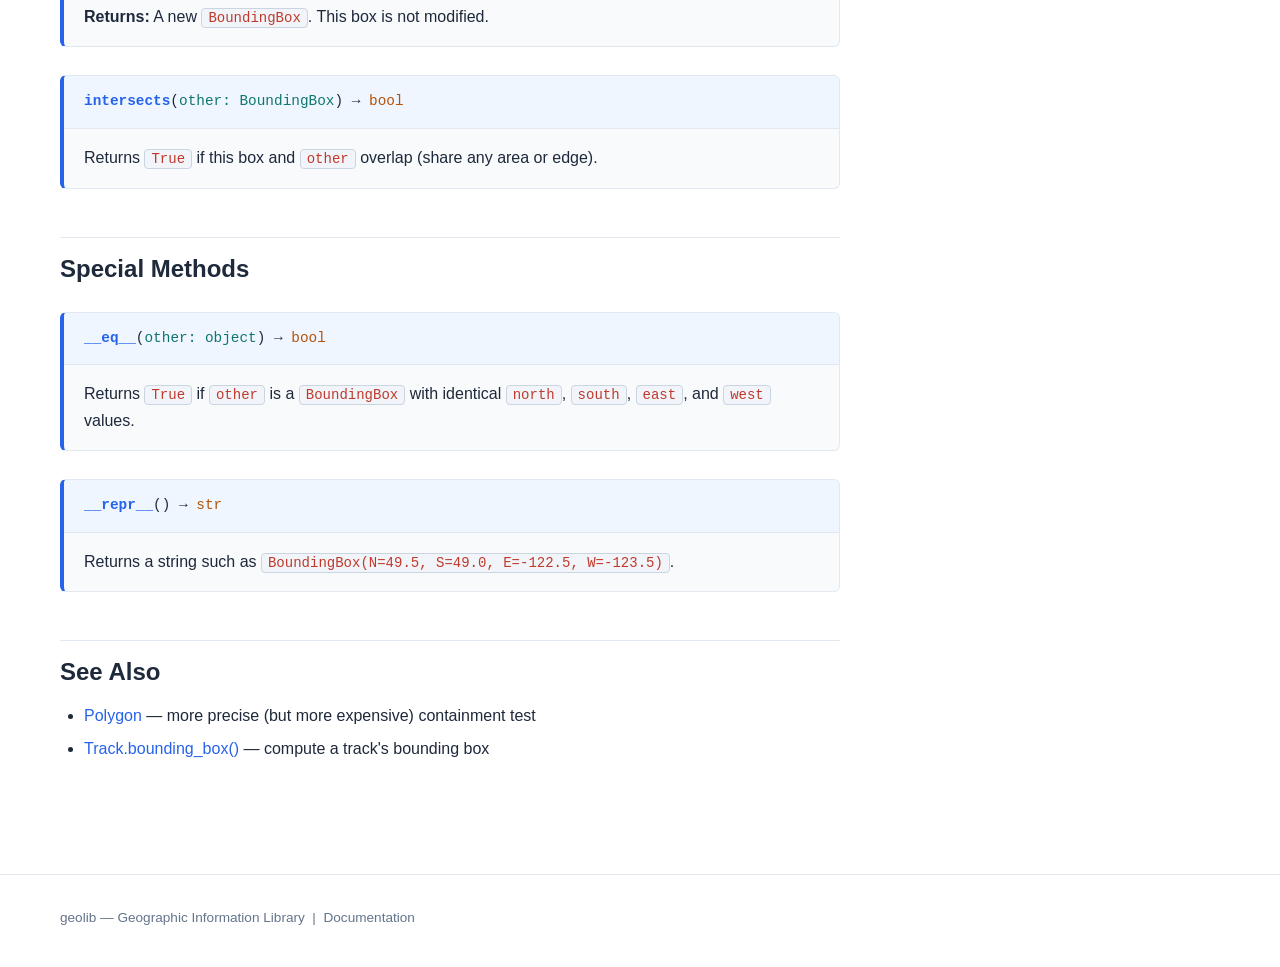
<file: reference/boundingbox.html>
<!DOCTYPE html>
<html lang="en">
<head>
    <meta charset="UTF-8">
    <meta name="viewport" content="width=device-width, initial-scale=1.0">
    <title>BoundingBox – geolib Reference</title>
    <link rel="stylesheet" href="../style.css">
</head>
<body>

<header class="top-header">
    <a class="brand" href="../index.html"><span>geo</span>lib</a>
    <nav>
        <a href="../tutorial.html">Tutorial</a>
        <a href="index.html">Reference</a>
    </nav>
</header>

<main class="page-body">

    <div class="breadcrumb">
        <a href="../index.html">geolib</a>
        <span>›</span> <a href="index.html">Reference</a>
        <span>›</span> BoundingBox
    </div>

    <h1>BoundingBox</h1>
    <p>
        An axis-aligned geographic rectangle defined by its north, south, east, and west edges.
        Bounding boxes are commonly used for fast spatial filtering before more expensive operations
        such as polygon containment tests.
    </p>

    <div class="callout callout-warn">
        <p>
            <strong>Anti-meridian note:</strong> <code>BoundingBox</code> does <em>not</em> handle
            regions that span the 180° anti-meridian (e.g. a box covering Fiji). If your region
            crosses the anti-meridian, split it into two boxes.
        </p>
    </div>

    <!-- ── Constructor ── -->
    <h2>Constructor</h2>

    <div class="method-block">
        <div class="method-sig">
            <span class="sig-class">class</span>
            <span class="sig-name">BoundingBox</span>(<span class="sig-param">north: float</span>,
            <span class="sig-param">south: float</span>,
            <span class="sig-param">east: float</span>,
            <span class="sig-param">west: float</span>)
        </div>
        <div class="method-body">
            <p>Create a bounding box from its four edges.</p>
            <table class="params-table">
                <thead><tr><th>Parameter</th><th>Type</th><th>Description</th></tr></thead>
                <tbody>
                    <tr><td><code>north</code></td><td><span class="badge badge-type">float</span></td><td>Maximum latitude (top edge). Must be ≥ <code>south</code>.</td></tr>
                    <tr><td><code>south</code></td><td><span class="badge badge-type">float</span></td><td>Minimum latitude (bottom edge).</td></tr>
                    <tr><td><code>east</code></td><td><span class="badge badge-type">float</span></td><td>Maximum longitude (right edge). Must be ≥ <code>west</code>.</td></tr>
                    <tr><td><code>west</code></td><td><span class="badge badge-type">float</span></td><td>Minimum longitude (left edge).</td></tr>
                </tbody>
            </table>
            <p><strong>Raises:</strong> <code>ValueError</code> if <code>north &lt; south</code> or <code>east &lt; west</code>.</p>
            <pre><code>box = BoundingBox(north=<span class="nm">49.5</span>, south=<span class="nm">49.0</span>, east=<span class="nm">-122.5</span>, west=<span class="nm">-123.5</span>)</code></pre>
        </div>
    </div>

    <!-- ── Properties ── -->
    <h2>Properties</h2>

    <div class="method-block">
        <div class="method-sig"><span class="sig-name">north</span> → <span class="sig-ret">float</span></div>
        <div class="method-body"><p>Maximum latitude (northern edge). Read-only.</p></div>
    </div>

    <div class="method-block">
        <div class="method-sig"><span class="sig-name">south</span> → <span class="sig-ret">float</span></div>
        <div class="method-body"><p>Minimum latitude (southern edge). Read-only.</p></div>
    </div>

    <div class="method-block">
        <div class="method-sig"><span class="sig-name">east</span> → <span class="sig-ret">float</span></div>
        <div class="method-body"><p>Maximum longitude (eastern edge). Read-only.</p></div>
    </div>

    <div class="method-block">
        <div class="method-sig"><span class="sig-name">west</span> → <span class="sig-ret">float</span></div>
        <div class="method-body"><p>Minimum longitude (western edge). Read-only.</p></div>
    </div>

    <!-- ── Class Methods ── -->
    <h2>Class Methods</h2>

    <div class="method-block">
        <div class="method-sig">
            <span class="sig-kw">@classmethod</span><br>
            <span class="sig-name">from_points</span>(<span class="sig-param">points: list[Point2D]</span>) → <span class="sig-ret">BoundingBox</span>
        </div>
        <div class="method-body">
            <p>
                Creates the smallest <code>BoundingBox</code> that contains every point in
                <code>points</code>.
            </p>
            <table class="params-table">
                <thead><tr><th>Parameter</th><th>Type</th><th>Description</th></tr></thead>
                <tbody>
                    <tr><td><code>points</code></td><td><span class="badge badge-type">list[Point2D]</span></td><td>A non-empty list of geographic points. May contain <code>Point3D</code> values (elevation is ignored).</td></tr>
                </tbody>
            </table>
            <p><strong>Returns:</strong> A new <code>BoundingBox</code>.</p>
            <p><strong>Raises:</strong> <code>ValueError</code> if <code>points</code> is empty.</p>
            <pre><code>cities = [paris, london, berlin, madrid]
box = BoundingBox.from_points(cities)</code></pre>
        </div>
    </div>

    <!-- ── Instance Methods ── -->
    <h2>Methods</h2>

    <div class="method-block">
        <div class="method-sig">
            <span class="sig-name">contains</span>(<span class="sig-param">point: Point2D</span>) → <span class="sig-ret">bool</span>
        </div>
        <div class="method-body">
            <p>
                Returns <code>True</code> if <code>point</code> falls within (or on the boundary of)
                this bounding box.
            </p>
            <table class="params-table">
                <thead><tr><th>Parameter</th><th>Type</th><th>Description</th></tr></thead>
                <tbody>
                    <tr><td><code>point</code></td><td><span class="badge badge-type">Point2D</span></td><td>The point to test. May be a <code>Point3D</code> (elevation is ignored).</td></tr>
                </tbody>
            </table>
            <p><strong>Returns:</strong> <code>bool</code>.</p>
            <pre><code>box.contains(paris)    <span class="cm"># True</span>
box.contains(toronto)  <span class="cm"># False</span></code></pre>
        </div>
    </div>

    <div class="method-block">
        <div class="method-sig">
            <span class="sig-name">center</span>() → <span class="sig-ret">Point2D</span>
        </div>
        <div class="method-body">
            <p>Returns the geographic centre of the bounding box as a <code>Point2D</code>.</p>
            <pre><code>box.center()   <span class="cm"># Point2D(lat=49.25, lon=-123.0)</span></code></pre>
        </div>
    </div>

    <div class="method-block">
        <div class="method-sig">
            <span class="sig-name">expand</span>(<span class="sig-param">point: Point2D</span>) → <span class="sig-ret">BoundingBox</span>
        </div>
        <div class="method-body">
            <p>
                Returns a new <code>BoundingBox</code> that is the smallest box containing both this
                box <em>and</em> <code>point</code>. If <code>point</code> already falls inside this
                box the original box is returned unchanged.
            </p>
            <table class="params-table">
                <thead><tr><th>Parameter</th><th>Type</th><th>Description</th></tr></thead>
                <tbody>
                    <tr><td><code>point</code></td><td><span class="badge badge-type">Point2D</span></td><td>The point to include. May be a <code>Point3D</code>.</td></tr>
                </tbody>
            </table>
            <p><strong>Returns:</strong> A new <code>BoundingBox</code>. This box is not modified.</p>
        </div>
    </div>

    <div class="method-block">
        <div class="method-sig">
            <span class="sig-name">intersects</span>(<span class="sig-param">other: BoundingBox</span>) → <span class="sig-ret">bool</span>
        </div>
        <div class="method-body">
            <p>Returns <code>True</code> if this box and <code>other</code> overlap (share any area or edge).</p>
        </div>
    </div>

    <!-- ── Special Methods ── -->
    <h2>Special Methods</h2>

    <div class="method-block">
        <div class="method-sig">
            <span class="sig-name">__eq__</span>(<span class="sig-param">other: object</span>) → <span class="sig-ret">bool</span>
        </div>
        <div class="method-body">
            <p>Returns <code>True</code> if <code>other</code> is a <code>BoundingBox</code> with identical <code>north</code>, <code>south</code>, <code>east</code>, and <code>west</code> values.</p>
        </div>
    </div>

    <div class="method-block">
        <div class="method-sig">
            <span class="sig-name">__repr__</span>() → <span class="sig-ret">str</span>
        </div>
        <div class="method-body">
            <p>Returns a string such as <code>BoundingBox(N=49.5, S=49.0, E=-122.5, W=-123.5)</code>.</p>
        </div>
    </div>

    <h2>See Also</h2>
    <ul>
        <li><a href="polygon.html">Polygon</a> — more precise (but more expensive) containment test</li>
        <li><a href="track.html">Track.bounding_box()</a> — compute a track's bounding box</li>
    </ul>

</main>

<footer class="site-footer">
    geolib — Geographic Information Library &nbsp;|&nbsp; Documentation
</footer>

</body>
</html>
</file>
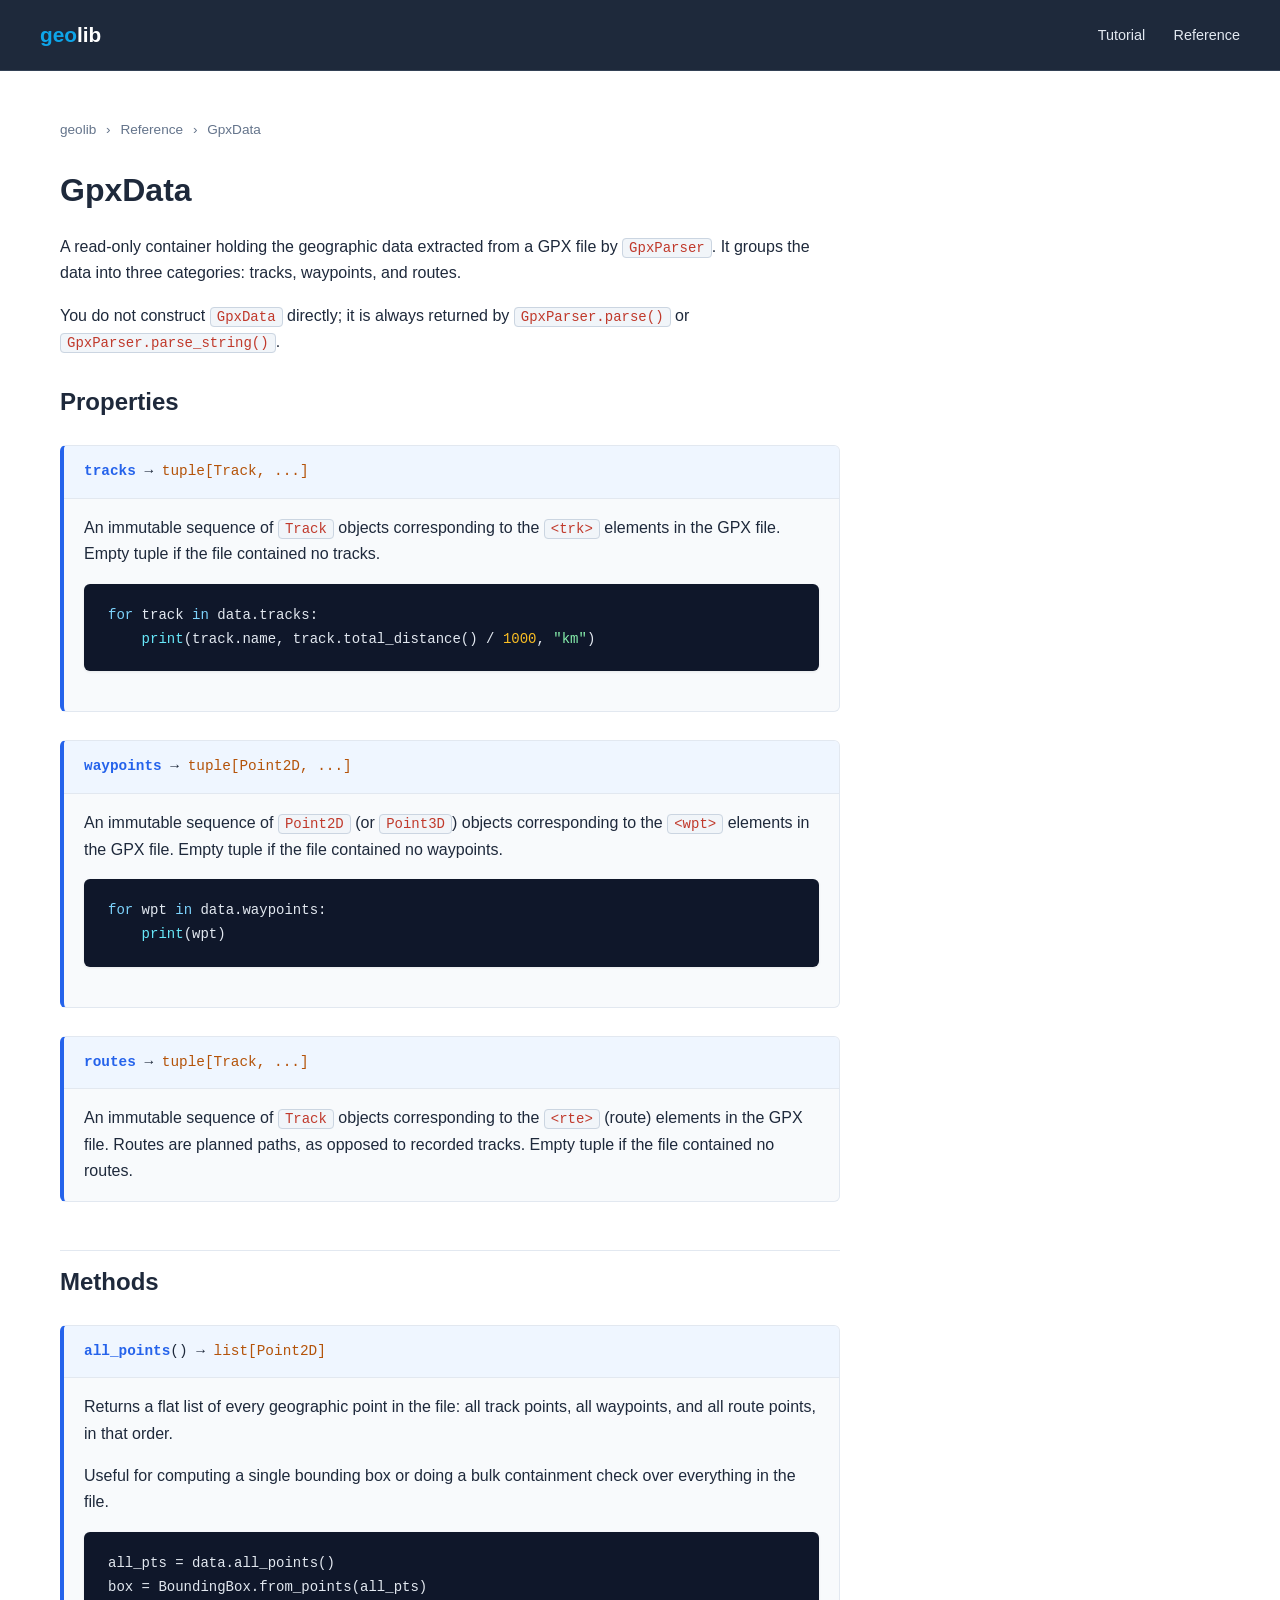
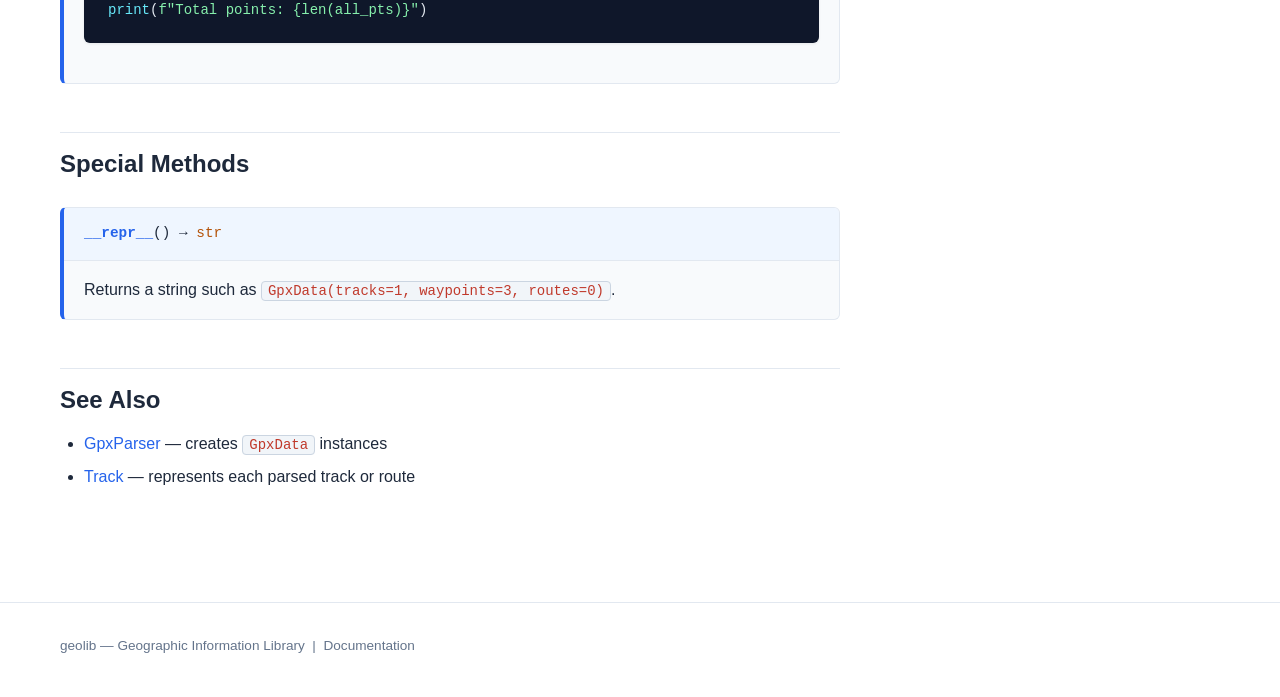
<file: reference/gpxdata.html>
<!DOCTYPE html>
<html lang="en">
<head>
    <meta charset="UTF-8">
    <meta name="viewport" content="width=device-width, initial-scale=1.0">
    <title>GpxData – geolib Reference</title>
    <link rel="stylesheet" href="../style.css">
</head>
<body>

<header class="top-header">
    <a class="brand" href="../index.html"><span>geo</span>lib</a>
    <nav>
        <a href="../tutorial.html">Tutorial</a>
        <a href="index.html">Reference</a>
    </nav>
</header>

<main class="page-body">

    <div class="breadcrumb">
        <a href="../index.html">geolib</a>
        <span>›</span> <a href="index.html">Reference</a>
        <span>›</span> GpxData
    </div>

    <h1>GpxData</h1>
    <p>
        A read-only container holding the geographic data extracted from a GPX file by
        <a href="gpxparser.html"><code>GpxParser</code></a>. It groups the data into three
        categories: tracks, waypoints, and routes.
    </p>
    <p>
        You do not construct <code>GpxData</code> directly; it is always returned by
        <code>GpxParser.parse()</code> or <code>GpxParser.parse_string()</code>.
    </p>

    <!-- ── Properties ── -->
    <h2>Properties</h2>

    <div class="method-block">
        <div class="method-sig">
            <span class="sig-name">tracks</span> → <span class="sig-ret">tuple[Track, ...]</span>
        </div>
        <div class="method-body">
            <p>
                An immutable sequence of <a href="track.html"><code>Track</code></a> objects
                corresponding to the <code>&lt;trk&gt;</code> elements in the GPX file.
                Empty tuple if the file contained no tracks.
            </p>
            <pre><code><span class="kw">for</span> track <span class="kw">in</span> data.tracks:
    <span class="bi">print</span>(track.name, track.total_distance() / <span class="nm">1000</span>, <span class="st">"km"</span>)</code></pre>
        </div>
    </div>

    <div class="method-block">
        <div class="method-sig">
            <span class="sig-name">waypoints</span> → <span class="sig-ret">tuple[Point2D, ...]</span>
        </div>
        <div class="method-body">
            <p>
                An immutable sequence of <a href="point2d.html"><code>Point2D</code></a> (or
                <a href="point3d.html"><code>Point3D</code></a>) objects corresponding to the
                <code>&lt;wpt&gt;</code> elements in the GPX file.
                Empty tuple if the file contained no waypoints.
            </p>
            <pre><code><span class="kw">for</span> wpt <span class="kw">in</span> data.waypoints:
    <span class="bi">print</span>(wpt)</code></pre>
        </div>
    </div>

    <div class="method-block">
        <div class="method-sig">
            <span class="sig-name">routes</span> → <span class="sig-ret">tuple[Track, ...]</span>
        </div>
        <div class="method-body">
            <p>
                An immutable sequence of <a href="track.html"><code>Track</code></a> objects
                corresponding to the <code>&lt;rte&gt;</code> (route) elements in the GPX file.
                Routes are planned paths, as opposed to recorded tracks.
                Empty tuple if the file contained no routes.
            </p>
        </div>
    </div>

    <!-- ── Methods ── -->
    <h2>Methods</h2>

    <div class="method-block">
        <div class="method-sig">
            <span class="sig-name">all_points</span>() → <span class="sig-ret">list[Point2D]</span>
        </div>
        <div class="method-body">
            <p>
                Returns a flat list of every geographic point in the file: all track points,
                all waypoints, and all route points, in that order.
            </p>
            <p>Useful for computing a single bounding box or doing a bulk containment check over everything in the file.</p>
            <pre><code>all_pts = data.all_points()
box = BoundingBox.from_points(all_pts)
<span class="bi">print</span>(<span class="st">f"Total points: {len(all_pts)}"</span>)</code></pre>
        </div>
    </div>

    <!-- ── Special Methods ── -->
    <h2>Special Methods</h2>

    <div class="method-block">
        <div class="method-sig">
            <span class="sig-name">__repr__</span>() → <span class="sig-ret">str</span>
        </div>
        <div class="method-body">
            <p>Returns a string such as <code>GpxData(tracks=1, waypoints=3, routes=0)</code>.</p>
        </div>
    </div>

    <h2>See Also</h2>
    <ul>
        <li><a href="gpxparser.html">GpxParser</a> — creates <code>GpxData</code> instances</li>
        <li><a href="track.html">Track</a> — represents each parsed track or route</li>
    </ul>

</main>

<footer class="site-footer">
    geolib — Geographic Information Library &nbsp;|&nbsp; Documentation
</footer>

</body>
</html>
</file>
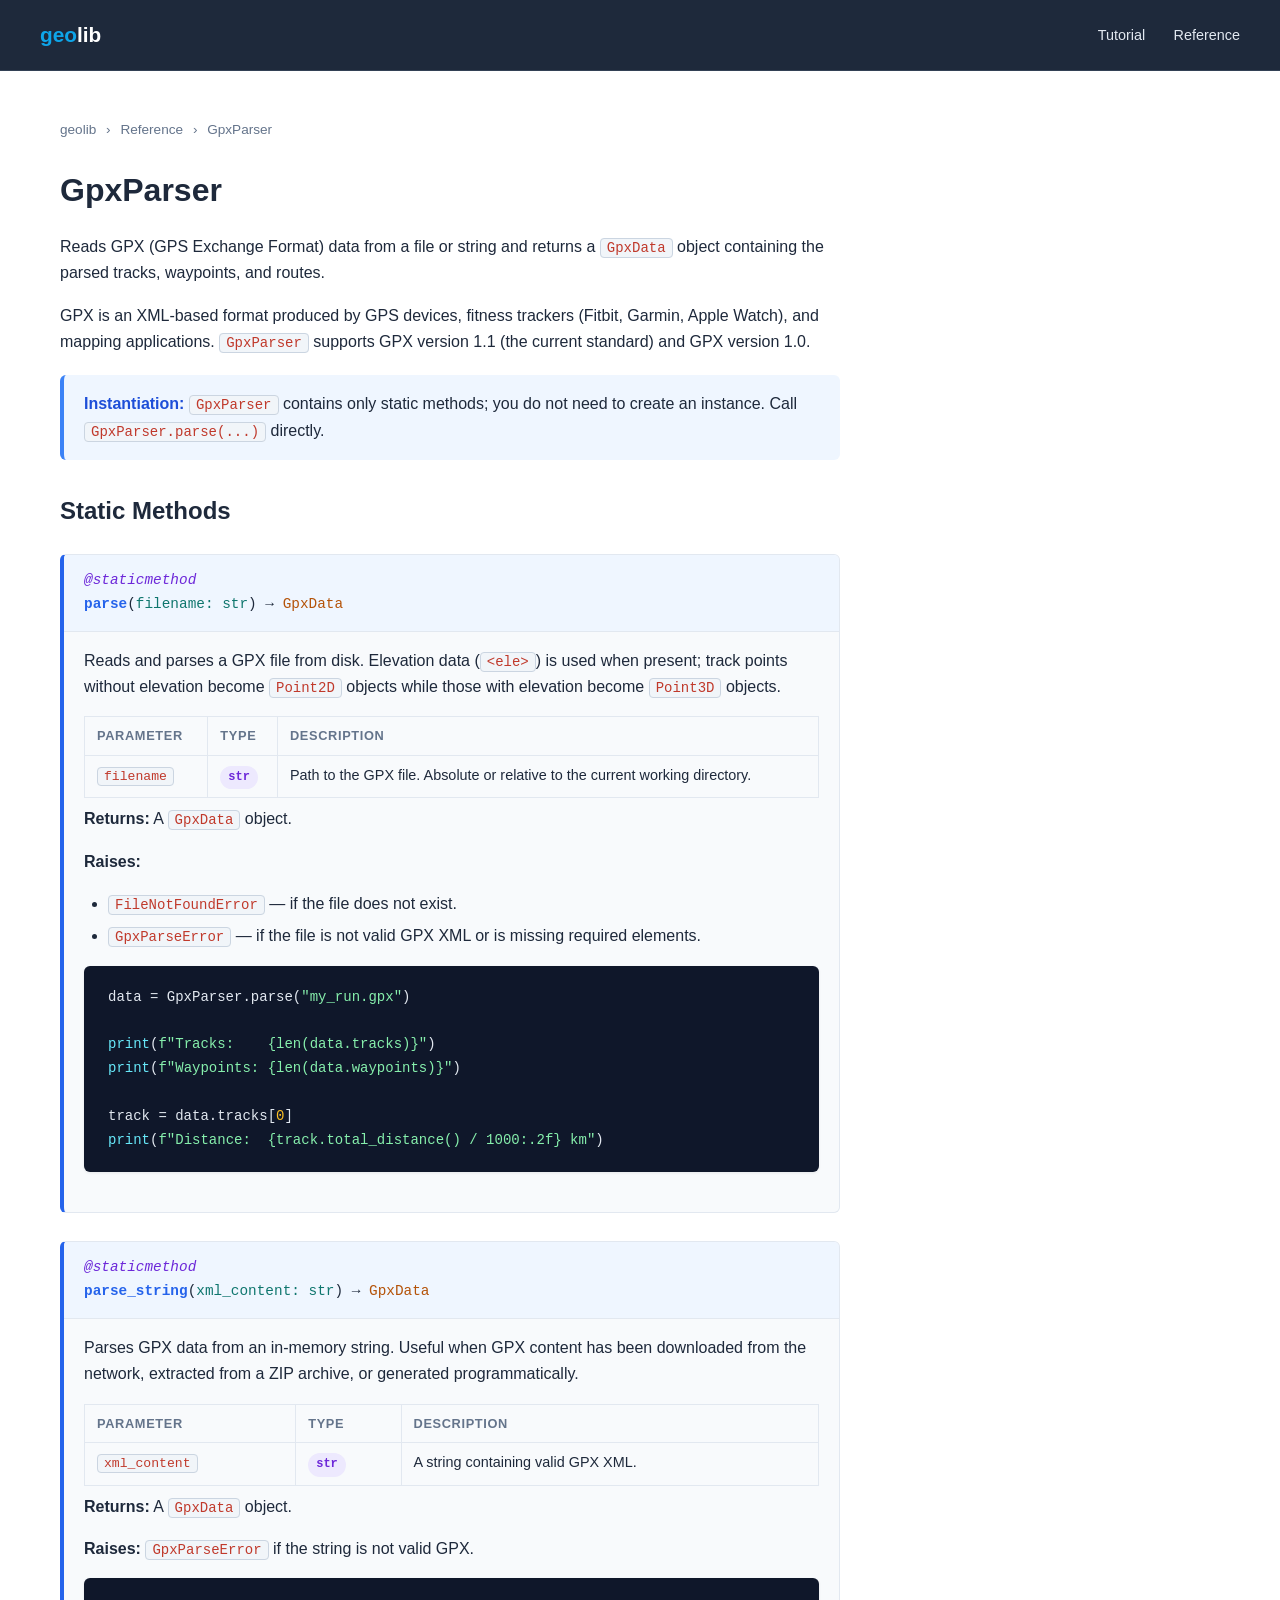
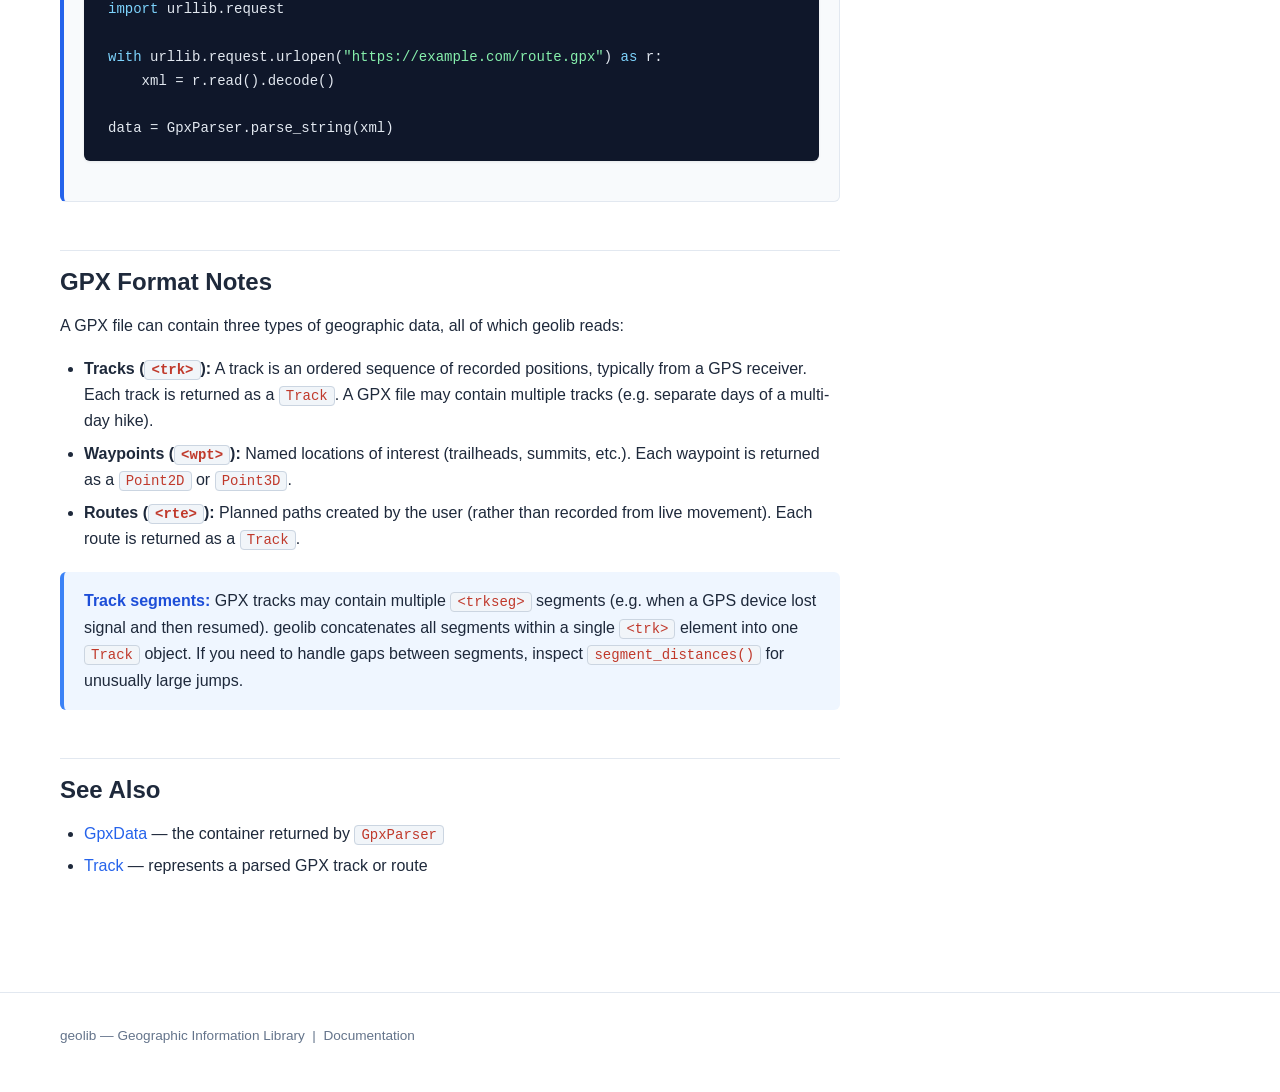
<file: reference/gpxparser.html>
<!DOCTYPE html>
<html lang="en">
<head>
    <meta charset="UTF-8">
    <meta name="viewport" content="width=device-width, initial-scale=1.0">
    <title>GpxParser – geolib Reference</title>
    <link rel="stylesheet" href="../style.css">
</head>
<body>

<header class="top-header">
    <a class="brand" href="../index.html"><span>geo</span>lib</a>
    <nav>
        <a href="../tutorial.html">Tutorial</a>
        <a href="index.html">Reference</a>
    </nav>
</header>

<main class="page-body">

    <div class="breadcrumb">
        <a href="../index.html">geolib</a>
        <span>›</span> <a href="index.html">Reference</a>
        <span>›</span> GpxParser
    </div>

    <h1>GpxParser</h1>
    <p>
        Reads GPX (GPS Exchange Format) data from a file or string and returns a
        <a href="gpxdata.html"><code>GpxData</code></a> object containing the parsed tracks,
        waypoints, and routes.
    </p>
    <p>
        GPX is an XML-based format produced by GPS devices, fitness trackers (Fitbit, Garmin,
        Apple Watch), and mapping applications. <code>GpxParser</code> supports GPX version 1.1
        (the current standard) and GPX version 1.0.
    </p>

    <div class="callout callout-note">
        <p>
            <strong>Instantiation:</strong> <code>GpxParser</code> contains only static methods;
            you do not need to create an instance. Call <code>GpxParser.parse(...)</code> directly.
        </p>
    </div>

    <!-- ── Static Methods ── -->
    <h2>Static Methods</h2>

    <div class="method-block">
        <div class="method-sig">
            <span class="sig-kw">@staticmethod</span><br>
            <span class="sig-name">parse</span>(<span class="sig-param">filename: str</span>) → <span class="sig-ret">GpxData</span>
        </div>
        <div class="method-body">
            <p>
                Reads and parses a GPX file from disk. Elevation data (<code>&lt;ele&gt;</code>)
                is used when present; track points without elevation become
                <a href="point2d.html"><code>Point2D</code></a> objects while those with elevation
                become <a href="point3d.html"><code>Point3D</code></a> objects.
            </p>
            <table class="params-table">
                <thead><tr><th>Parameter</th><th>Type</th><th>Description</th></tr></thead>
                <tbody>
                    <tr>
                        <td><code>filename</code></td>
                        <td><span class="badge badge-type">str</span></td>
                        <td>Path to the GPX file. Absolute or relative to the current working directory.</td>
                    </tr>
                </tbody>
            </table>
            <p><strong>Returns:</strong> A <a href="gpxdata.html"><code>GpxData</code></a> object.</p>
            <p><strong>Raises:</strong></p>
            <ul>
                <li><code>FileNotFoundError</code> — if the file does not exist.</li>
                <li><a href="index.html#exceptions"><code>GpxParseError</code></a> — if the file is not valid GPX XML or is missing required elements.</li>
            </ul>
            <pre><code>data = GpxParser.parse(<span class="st">"my_run.gpx"</span>)

<span class="bi">print</span>(<span class="st">f"Tracks:    {len(data.tracks)}"</span>)
<span class="bi">print</span>(<span class="st">f"Waypoints: {len(data.waypoints)}"</span>)

track = data.tracks[<span class="nm">0</span>]
<span class="bi">print</span>(<span class="st">f"Distance:  {track.total_distance() / 1000:.2f} km"</span>)</code></pre>
        </div>
    </div>

    <div class="method-block">
        <div class="method-sig">
            <span class="sig-kw">@staticmethod</span><br>
            <span class="sig-name">parse_string</span>(<span class="sig-param">xml_content: str</span>) → <span class="sig-ret">GpxData</span>
        </div>
        <div class="method-body">
            <p>
                Parses GPX data from an in-memory string. Useful when GPX content has been
                downloaded from the network, extracted from a ZIP archive, or generated
                programmatically.
            </p>
            <table class="params-table">
                <thead><tr><th>Parameter</th><th>Type</th><th>Description</th></tr></thead>
                <tbody>
                    <tr>
                        <td><code>xml_content</code></td>
                        <td><span class="badge badge-type">str</span></td>
                        <td>A string containing valid GPX XML.</td>
                    </tr>
                </tbody>
            </table>
            <p><strong>Returns:</strong> A <a href="gpxdata.html"><code>GpxData</code></a> object.</p>
            <p><strong>Raises:</strong> <a href="index.html#exceptions"><code>GpxParseError</code></a> if the string is not valid GPX.</p>
            <pre><code><span class="kw">import</span> urllib.request

<span class="kw">with</span> urllib.request.urlopen(<span class="st">"https://example.com/route.gpx"</span>) <span class="kw">as</span> r:
    xml = r.read().decode()

data = GpxParser.parse_string(xml)</code></pre>
        </div>
    </div>

    <!-- ── GPX format notes ── -->
    <h2>GPX Format Notes</h2>
    <p>
        A GPX file can contain three types of geographic data, all of which geolib reads:
    </p>
    <ul>
        <li>
            <strong>Tracks (<code>&lt;trk&gt;</code>):</strong> A track is an ordered sequence of
            recorded positions, typically from a GPS receiver. Each track is returned as a
            <a href="track.html"><code>Track</code></a>. A GPX file may contain multiple tracks
            (e.g. separate days of a multi-day hike).
        </li>
        <li>
            <strong>Waypoints (<code>&lt;wpt&gt;</code>):</strong> Named locations of interest
            (trailheads, summits, etc.). Each waypoint is returned as a
            <a href="point2d.html"><code>Point2D</code></a> or
            <a href="point3d.html"><code>Point3D</code></a>.
        </li>
        <li>
            <strong>Routes (<code>&lt;rte&gt;</code>):</strong> Planned paths created by the user
            (rather than recorded from live movement). Each route is returned as a
            <a href="track.html"><code>Track</code></a>.
        </li>
    </ul>

    <div class="callout callout-note">
        <p>
            <strong>Track segments:</strong> GPX tracks may contain multiple
            <code>&lt;trkseg&gt;</code> segments (e.g. when a GPS device lost signal and then
            resumed). geolib concatenates all segments within a single <code>&lt;trk&gt;</code>
            element into one <code>Track</code> object. If you need to handle gaps between
            segments, inspect <code>segment_distances()</code> for unusually large jumps.
        </p>
    </div>

    <h2>See Also</h2>
    <ul>
        <li><a href="gpxdata.html">GpxData</a> — the container returned by <code>GpxParser</code></li>
        <li><a href="track.html">Track</a> — represents a parsed GPX track or route</li>
    </ul>

</main>

<footer class="site-footer">
    geolib — Geographic Information Library &nbsp;|&nbsp; Documentation
</footer>

</body>
</html>
</file>
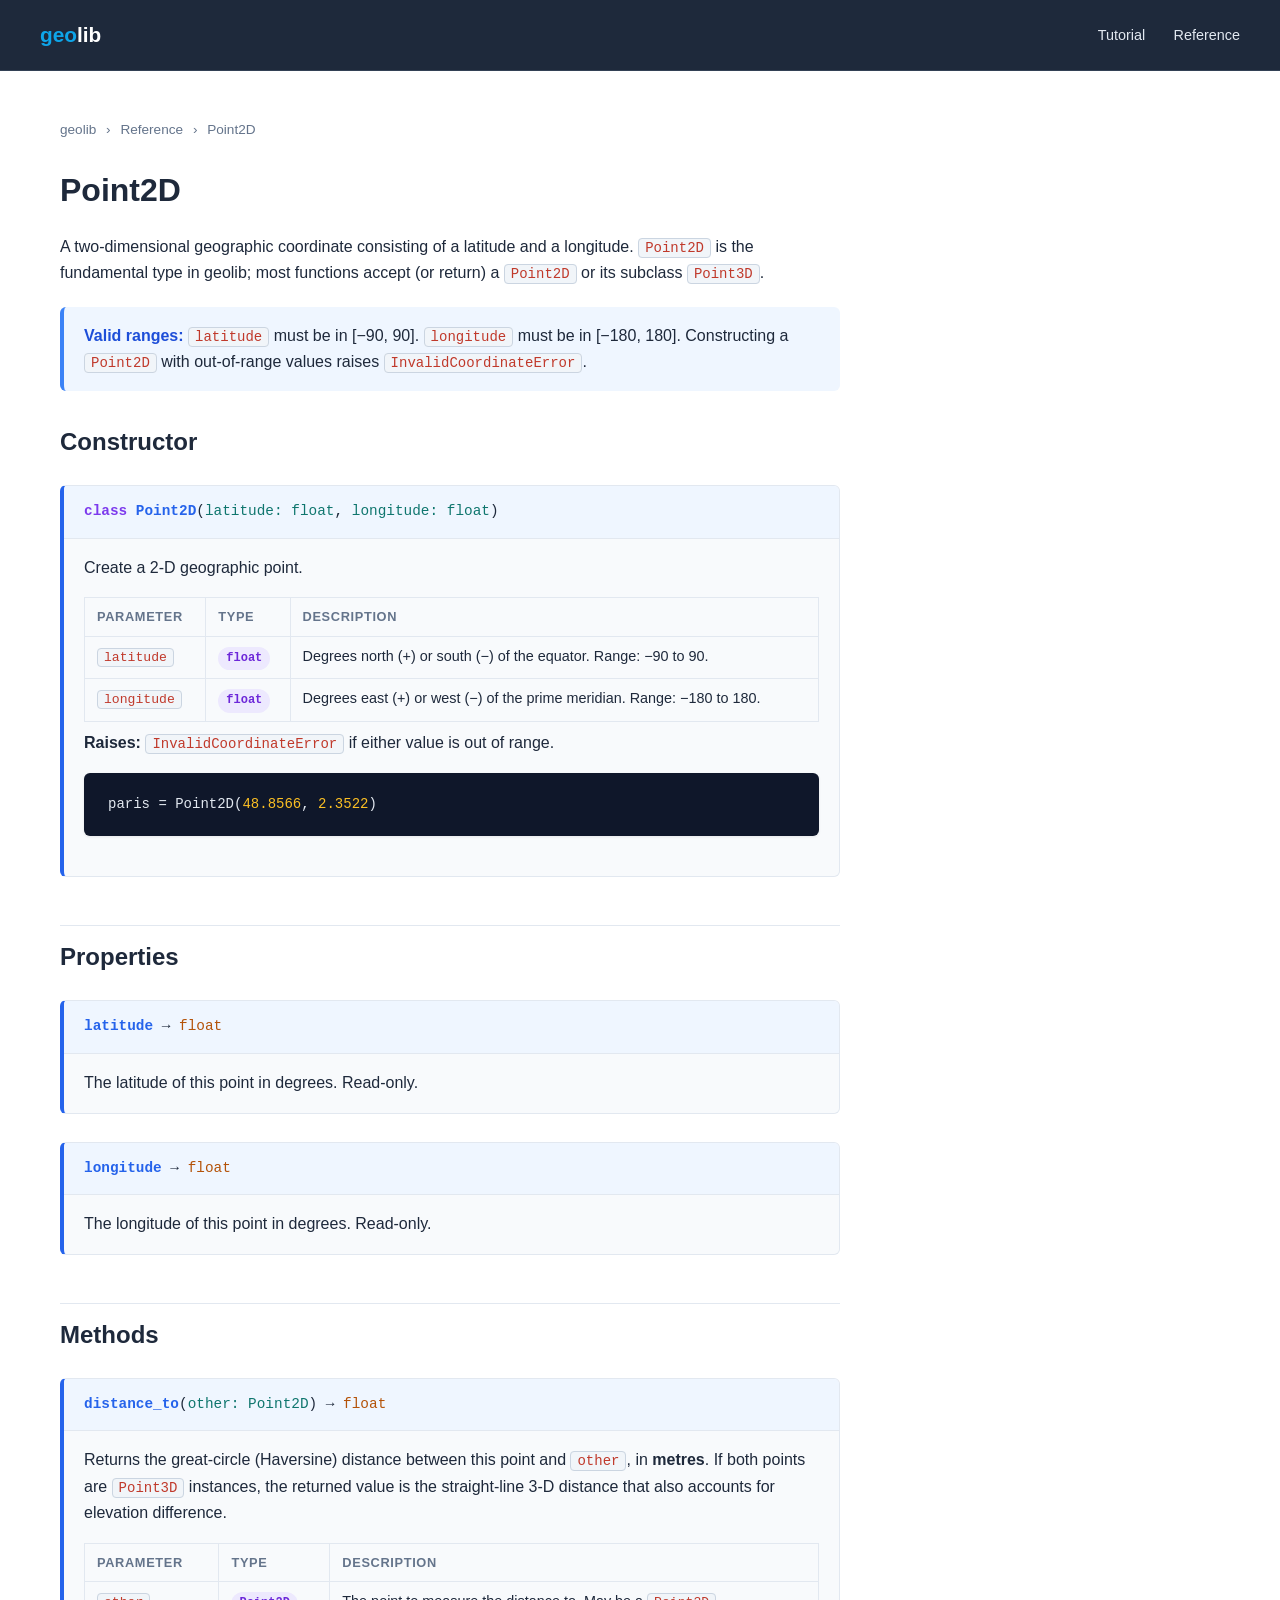
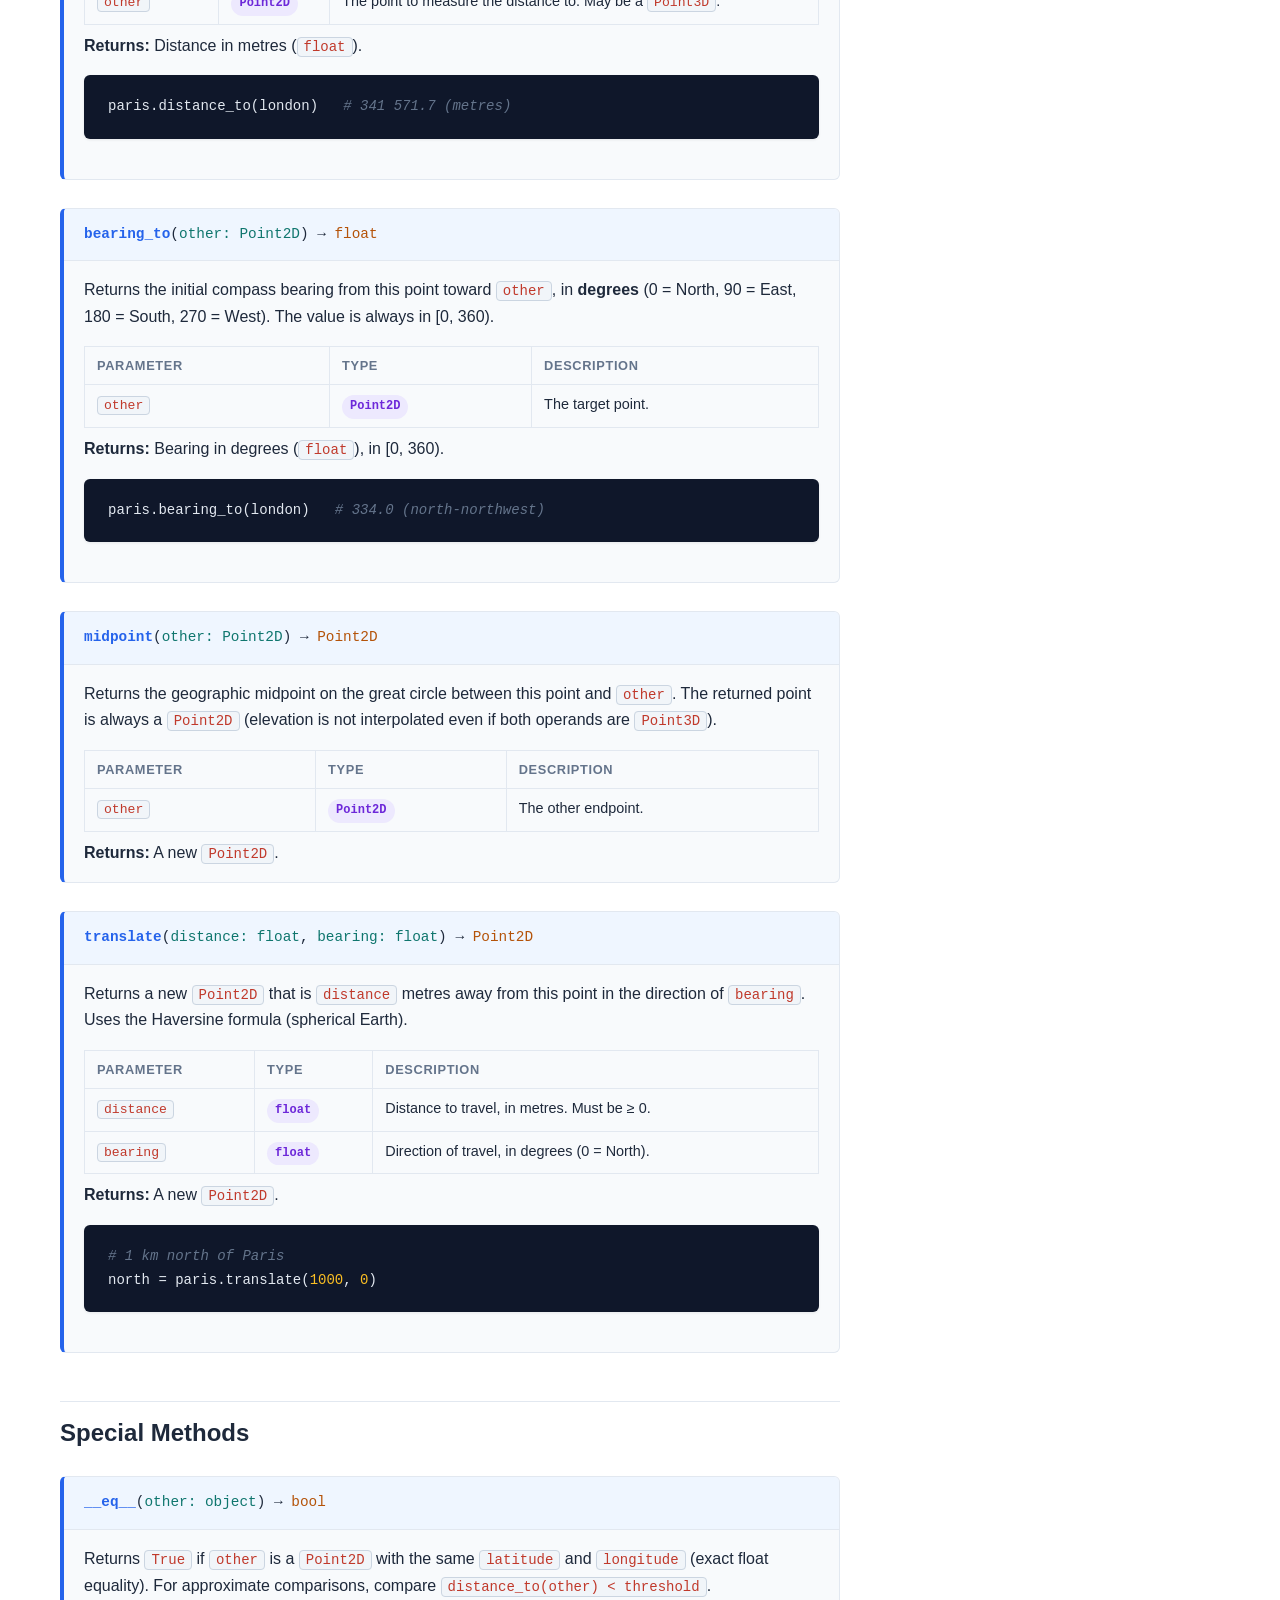
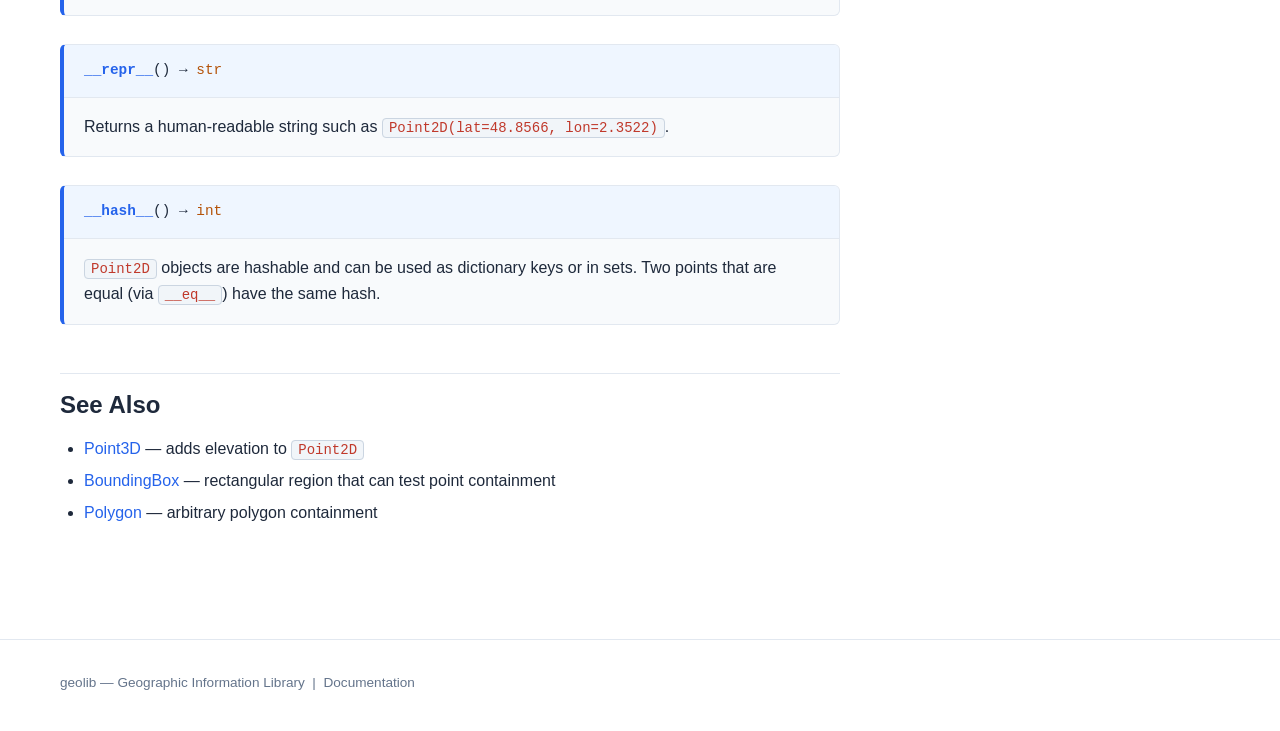
<file: reference/point2d.html>
<!DOCTYPE html>
<html lang="en">
<head>
    <meta charset="UTF-8">
    <meta name="viewport" content="width=device-width, initial-scale=1.0">
    <title>Point2D – geolib Reference</title>
    <link rel="stylesheet" href="../style.css">
</head>
<body>

<header class="top-header">
    <a class="brand" href="../index.html"><span>geo</span>lib</a>
    <nav>
        <a href="../tutorial.html">Tutorial</a>
        <a href="index.html">Reference</a>
    </nav>
</header>

<main class="page-body">

    <div class="breadcrumb">
        <a href="../index.html">geolib</a>
        <span>›</span> <a href="index.html">Reference</a>
        <span>›</span> Point2D
    </div>

    <h1>Point2D</h1>
    <p>
        A two-dimensional geographic coordinate consisting of a latitude and a longitude.
        <code>Point2D</code> is the fundamental type in geolib; most functions accept (or return)
        a <code>Point2D</code> or its subclass <a href="point3d.html"><code>Point3D</code></a>.
    </p>

    <div class="callout callout-note">
        <p>
            <strong>Valid ranges:</strong>
            <code>latitude</code> must be in [−90, 90].
            <code>longitude</code> must be in [−180, 180].
            Constructing a <code>Point2D</code> with out-of-range values raises
            <a href="index.html#exceptions"><code>InvalidCoordinateError</code></a>.
        </p>
    </div>

    <!-- ── Constructor ── -->
    <h2>Constructor</h2>

    <div class="method-block">
        <div class="method-sig">
            <span class="sig-class">class</span>
            <span class="sig-name">Point2D</span>(<span class="sig-param">latitude: float</span>,
            <span class="sig-param">longitude: float</span>)
        </div>
        <div class="method-body">
            <p>Create a 2-D geographic point.</p>
            <table class="params-table">
                <thead><tr><th>Parameter</th><th>Type</th><th>Description</th></tr></thead>
                <tbody>
                    <tr><td><code>latitude</code></td><td><span class="badge badge-type">float</span></td><td>Degrees north (+) or south (−) of the equator. Range: −90 to 90.</td></tr>
                    <tr><td><code>longitude</code></td><td><span class="badge badge-type">float</span></td><td>Degrees east (+) or west (−) of the prime meridian. Range: −180 to 180.</td></tr>
                </tbody>
            </table>
            <p><strong>Raises:</strong> <a href="index.html#exceptions"><code>InvalidCoordinateError</code></a> if either value is out of range.</p>
            <pre><code>paris = Point2D(<span class="nm">48.8566</span>, <span class="nm">2.3522</span>)</code></pre>
        </div>
    </div>

    <!-- ── Properties ── -->
    <h2>Properties</h2>

    <div class="method-block">
        <div class="method-sig">
            <span class="sig-name">latitude</span> → <span class="sig-ret">float</span>
        </div>
        <div class="method-body">
            <p>The latitude of this point in degrees. Read-only.</p>
        </div>
    </div>

    <div class="method-block">
        <div class="method-sig">
            <span class="sig-name">longitude</span> → <span class="sig-ret">float</span>
        </div>
        <div class="method-body">
            <p>The longitude of this point in degrees. Read-only.</p>
        </div>
    </div>

    <!-- ── Methods ── -->
    <h2>Methods</h2>

    <div class="method-block">
        <div class="method-sig">
            <span class="sig-name">distance_to</span>(<span class="sig-param">other: Point2D</span>) → <span class="sig-ret">float</span>
        </div>
        <div class="method-body">
            <p>
                Returns the great-circle (Haversine) distance between this point and
                <code>other</code>, in <strong>metres</strong>.
                If both points are <a href="point3d.html"><code>Point3D</code></a> instances, the
                returned value is the straight-line 3-D distance that also accounts for elevation
                difference.
            </p>
            <table class="params-table">
                <thead><tr><th>Parameter</th><th>Type</th><th>Description</th></tr></thead>
                <tbody>
                    <tr><td><code>other</code></td><td><span class="badge badge-type">Point2D</span></td><td>The point to measure the distance to. May be a <code>Point3D</code>.</td></tr>
                </tbody>
            </table>
            <p><strong>Returns:</strong> Distance in metres (<code>float</code>).</p>
            <pre><code>paris.distance_to(london)   <span class="cm"># 341 571.7 (metres)</span></code></pre>
        </div>
    </div>

    <div class="method-block">
        <div class="method-sig">
            <span class="sig-name">bearing_to</span>(<span class="sig-param">other: Point2D</span>) → <span class="sig-ret">float</span>
        </div>
        <div class="method-body">
            <p>
                Returns the initial compass bearing from this point toward <code>other</code>,
                in <strong>degrees</strong> (0 = North, 90 = East, 180 = South, 270 = West).
                The value is always in [0, 360).
            </p>
            <table class="params-table">
                <thead><tr><th>Parameter</th><th>Type</th><th>Description</th></tr></thead>
                <tbody>
                    <tr><td><code>other</code></td><td><span class="badge badge-type">Point2D</span></td><td>The target point.</td></tr>
                </tbody>
            </table>
            <p><strong>Returns:</strong> Bearing in degrees (<code>float</code>), in [0, 360).</p>
            <pre><code>paris.bearing_to(london)   <span class="cm"># 334.0 (north-northwest)</span></code></pre>
        </div>
    </div>

    <div class="method-block">
        <div class="method-sig">
            <span class="sig-name">midpoint</span>(<span class="sig-param">other: Point2D</span>) → <span class="sig-ret">Point2D</span>
        </div>
        <div class="method-body">
            <p>
                Returns the geographic midpoint on the great circle between this point and
                <code>other</code>. The returned point is always a <code>Point2D</code> (elevation
                is not interpolated even if both operands are <code>Point3D</code>).
            </p>
            <table class="params-table">
                <thead><tr><th>Parameter</th><th>Type</th><th>Description</th></tr></thead>
                <tbody>
                    <tr><td><code>other</code></td><td><span class="badge badge-type">Point2D</span></td><td>The other endpoint.</td></tr>
                </tbody>
            </table>
            <p><strong>Returns:</strong> A new <code>Point2D</code>.</p>
        </div>
    </div>

    <div class="method-block">
        <div class="method-sig">
            <span class="sig-name">translate</span>(<span class="sig-param">distance: float</span>,
            <span class="sig-param">bearing: float</span>) → <span class="sig-ret">Point2D</span>
        </div>
        <div class="method-body">
            <p>
                Returns a new <code>Point2D</code> that is <code>distance</code> metres away from
                this point in the direction of <code>bearing</code>. Uses the Haversine formula
                (spherical Earth).
            </p>
            <table class="params-table">
                <thead><tr><th>Parameter</th><th>Type</th><th>Description</th></tr></thead>
                <tbody>
                    <tr><td><code>distance</code></td><td><span class="badge badge-type">float</span></td><td>Distance to travel, in metres. Must be ≥ 0.</td></tr>
                    <tr><td><code>bearing</code></td><td><span class="badge badge-type">float</span></td><td>Direction of travel, in degrees (0 = North).</td></tr>
                </tbody>
            </table>
            <p><strong>Returns:</strong> A new <code>Point2D</code>.</p>
            <pre><code><span class="cm"># 1 km north of Paris</span>
north = paris.translate(<span class="nm">1000</span>, <span class="nm">0</span>)</code></pre>
        </div>
    </div>

    <!-- ── Dunder methods ── -->
    <h2>Special Methods</h2>

    <div class="method-block">
        <div class="method-sig">
            <span class="sig-name">__eq__</span>(<span class="sig-param">other: object</span>) → <span class="sig-ret">bool</span>
        </div>
        <div class="method-body">
            <p>
                Returns <code>True</code> if <code>other</code> is a <code>Point2D</code> with the
                same <code>latitude</code> and <code>longitude</code> (exact float equality).
                For approximate comparisons, compare <code>distance_to(other) &lt; threshold</code>.
            </p>
        </div>
    </div>

    <div class="method-block">
        <div class="method-sig">
            <span class="sig-name">__repr__</span>() → <span class="sig-ret">str</span>
        </div>
        <div class="method-body">
            <p>Returns a human-readable string such as <code>Point2D(lat=48.8566, lon=2.3522)</code>.</p>
        </div>
    </div>

    <div class="method-block">
        <div class="method-sig">
            <span class="sig-name">__hash__</span>() → <span class="sig-ret">int</span>
        </div>
        <div class="method-body">
            <p>
                <code>Point2D</code> objects are hashable and can be used as dictionary keys or in
                sets. Two points that are equal (via <code>__eq__</code>) have the same hash.
            </p>
        </div>
    </div>

    <h2>See Also</h2>
    <ul>
        <li><a href="point3d.html">Point3D</a> — adds elevation to <code>Point2D</code></li>
        <li><a href="boundingbox.html">BoundingBox</a> — rectangular region that can test point containment</li>
        <li><a href="polygon.html">Polygon</a> — arbitrary polygon containment</li>
    </ul>

</main>

<footer class="site-footer">
    geolib — Geographic Information Library &nbsp;|&nbsp; Documentation
</footer>

</body>
</html>
</file>
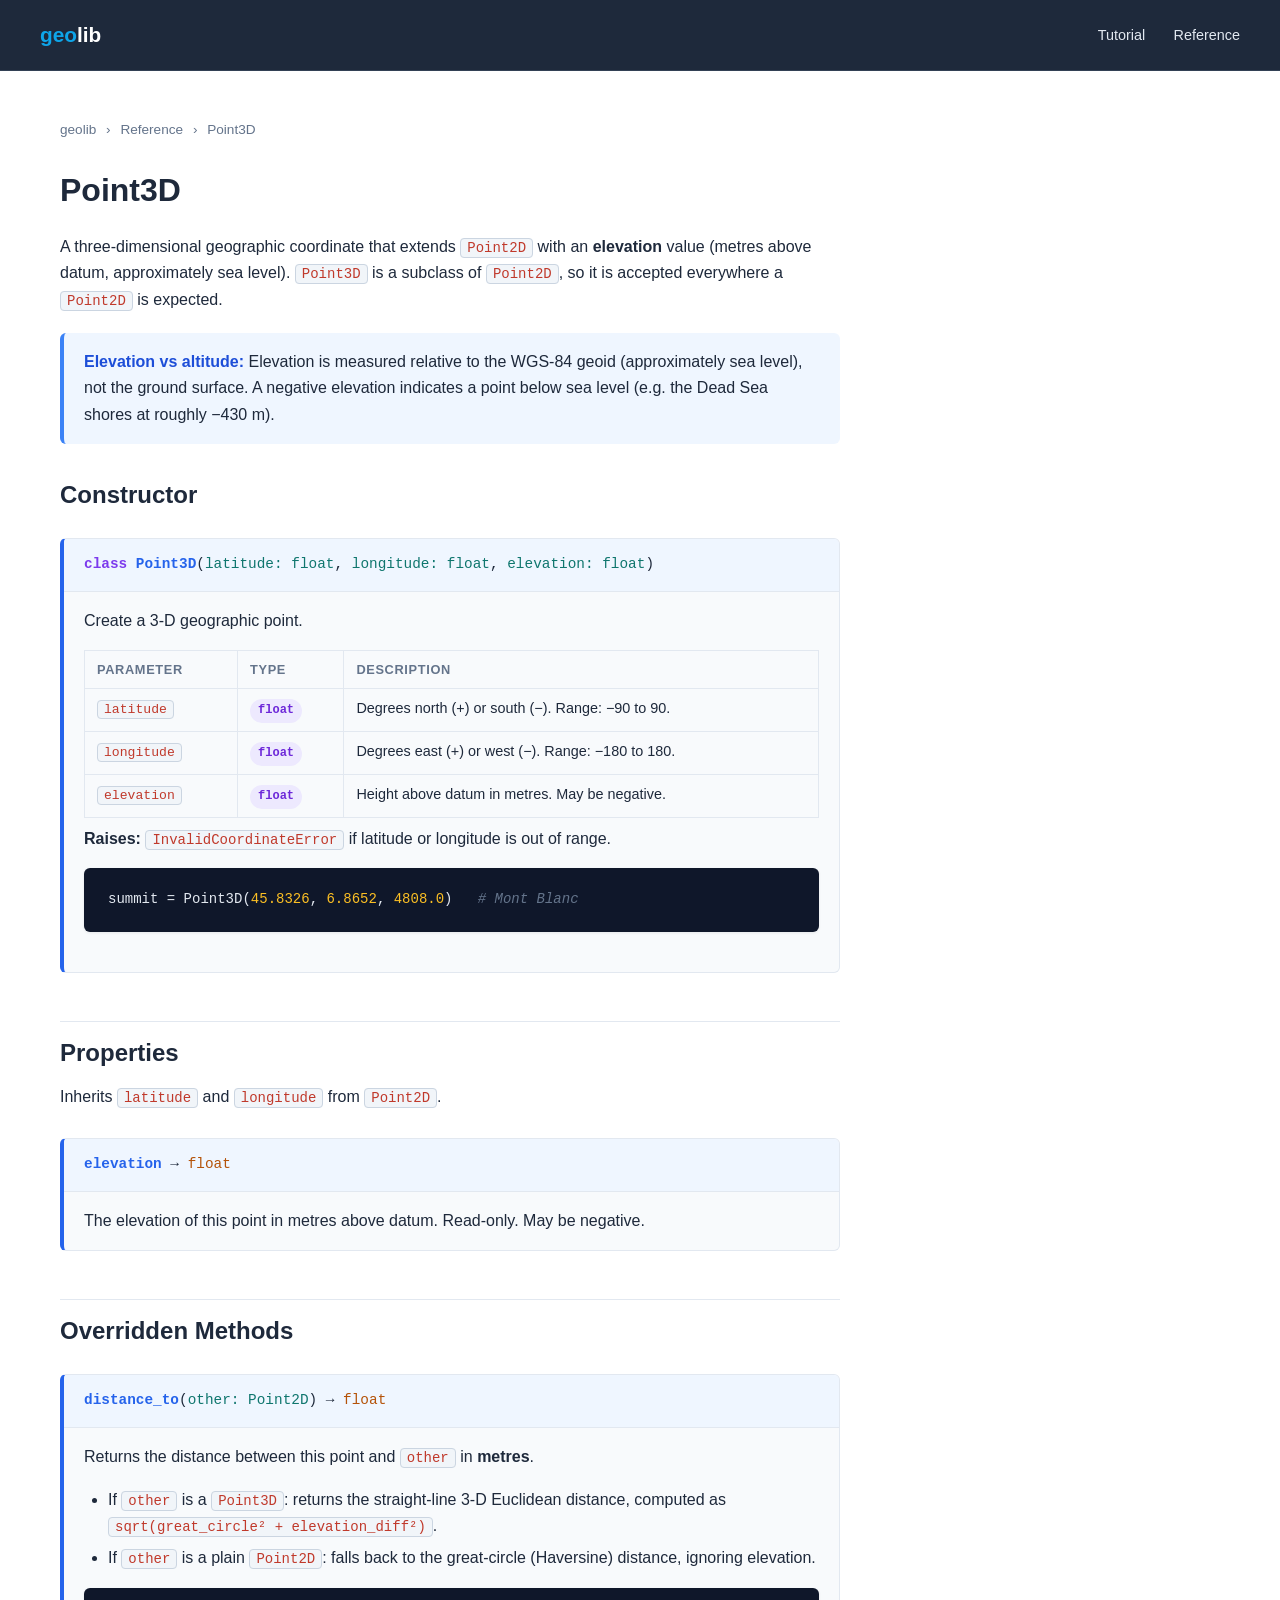
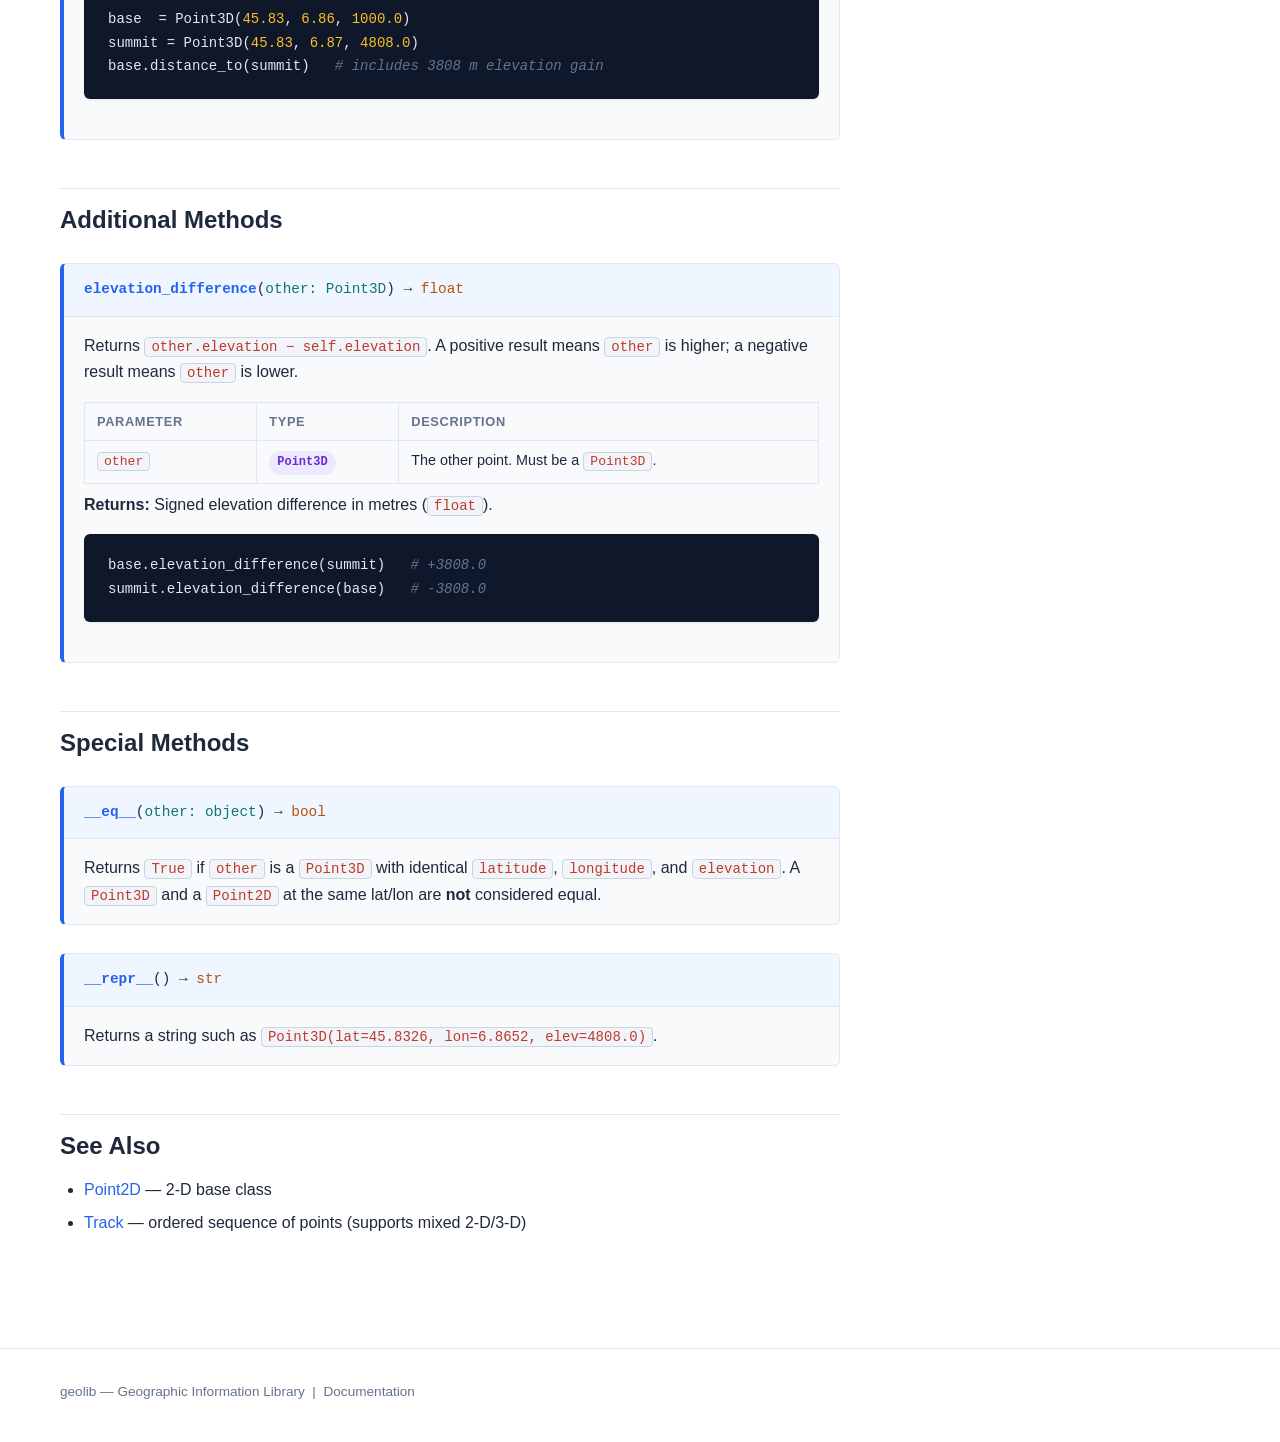
<file: reference/point3d.html>
<!DOCTYPE html>
<html lang="en">
<head>
    <meta charset="UTF-8">
    <meta name="viewport" content="width=device-width, initial-scale=1.0">
    <title>Point3D – geolib Reference</title>
    <link rel="stylesheet" href="../style.css">
</head>
<body>

<header class="top-header">
    <a class="brand" href="../index.html"><span>geo</span>lib</a>
    <nav>
        <a href="../tutorial.html">Tutorial</a>
        <a href="index.html">Reference</a>
    </nav>
</header>

<main class="page-body">

    <div class="breadcrumb">
        <a href="../index.html">geolib</a>
        <span>›</span> <a href="index.html">Reference</a>
        <span>›</span> Point3D
    </div>

    <h1>Point3D</h1>
    <p>
        A three-dimensional geographic coordinate that extends <a href="point2d.html"><code>Point2D</code></a>
        with an <strong>elevation</strong> value (metres above datum, approximately sea level).
        <code>Point3D</code> is a subclass of <code>Point2D</code>, so it is accepted everywhere
        a <code>Point2D</code> is expected.
    </p>

    <div class="callout callout-note">
        <p>
            <strong>Elevation vs altitude:</strong> Elevation is measured relative to the
            WGS-84 geoid (approximately sea level), not the ground surface. A negative
            elevation indicates a point below sea level (e.g. the Dead Sea shores at roughly −430 m).
        </p>
    </div>

    <!-- ── Constructor ── -->
    <h2>Constructor</h2>

    <div class="method-block">
        <div class="method-sig">
            <span class="sig-class">class</span>
            <span class="sig-name">Point3D</span>(<span class="sig-param">latitude: float</span>,
            <span class="sig-param">longitude: float</span>,
            <span class="sig-param">elevation: float</span>)
        </div>
        <div class="method-body">
            <p>Create a 3-D geographic point.</p>
            <table class="params-table">
                <thead><tr><th>Parameter</th><th>Type</th><th>Description</th></tr></thead>
                <tbody>
                    <tr><td><code>latitude</code></td><td><span class="badge badge-type">float</span></td><td>Degrees north (+) or south (−). Range: −90 to 90.</td></tr>
                    <tr><td><code>longitude</code></td><td><span class="badge badge-type">float</span></td><td>Degrees east (+) or west (−). Range: −180 to 180.</td></tr>
                    <tr><td><code>elevation</code></td><td><span class="badge badge-type">float</span></td><td>Height above datum in metres. May be negative.</td></tr>
                </tbody>
            </table>
            <p><strong>Raises:</strong> <a href="index.html#exceptions"><code>InvalidCoordinateError</code></a> if latitude or longitude is out of range.</p>
            <pre><code>summit = Point3D(<span class="nm">45.8326</span>, <span class="nm">6.8652</span>, <span class="nm">4808.0</span>)   <span class="cm"># Mont Blanc</span></code></pre>
        </div>
    </div>

    <!-- ── Properties ── -->
    <h2>Properties</h2>

    <p>Inherits <code>latitude</code> and <code>longitude</code> from <a href="point2d.html"><code>Point2D</code></a>.</p>

    <div class="method-block">
        <div class="method-sig">
            <span class="sig-name">elevation</span> → <span class="sig-ret">float</span>
        </div>
        <div class="method-body">
            <p>The elevation of this point in metres above datum. Read-only. May be negative.</p>
        </div>
    </div>

    <!-- ── Overridden Methods ── -->
    <h2>Overridden Methods</h2>

    <div class="method-block">
        <div class="method-sig">
            <span class="sig-name">distance_to</span>(<span class="sig-param">other: Point2D</span>) → <span class="sig-ret">float</span>
        </div>
        <div class="method-body">
            <p>
                Returns the distance between this point and <code>other</code> in <strong>metres</strong>.
            </p>
            <ul>
                <li>If <code>other</code> is a <code>Point3D</code>: returns the straight-line
                    3-D Euclidean distance, computed as
                    <code>sqrt(great_circle² + elevation_diff²)</code>.</li>
                <li>If <code>other</code> is a plain <code>Point2D</code>: falls back to the
                    great-circle (Haversine) distance, ignoring elevation.</li>
            </ul>
            <pre><code>base  = Point3D(<span class="nm">45.83</span>, <span class="nm">6.86</span>, <span class="nm">1000.0</span>)
summit = Point3D(<span class="nm">45.83</span>, <span class="nm">6.87</span>, <span class="nm">4808.0</span>)
base.distance_to(summit)   <span class="cm"># includes 3808 m elevation gain</span></code></pre>
        </div>
    </div>

    <!-- ── Additional Methods ── -->
    <h2>Additional Methods</h2>

    <div class="method-block">
        <div class="method-sig">
            <span class="sig-name">elevation_difference</span>(<span class="sig-param">other: Point3D</span>) → <span class="sig-ret">float</span>
        </div>
        <div class="method-body">
            <p>
                Returns <code>other.elevation − self.elevation</code>. A positive result means
                <code>other</code> is higher; a negative result means <code>other</code> is lower.
            </p>
            <table class="params-table">
                <thead><tr><th>Parameter</th><th>Type</th><th>Description</th></tr></thead>
                <tbody>
                    <tr><td><code>other</code></td><td><span class="badge badge-type">Point3D</span></td><td>The other point. Must be a <code>Point3D</code>.</td></tr>
                </tbody>
            </table>
            <p><strong>Returns:</strong> Signed elevation difference in metres (<code>float</code>).</p>
            <pre><code>base.elevation_difference(summit)   <span class="cm"># +3808.0</span>
summit.elevation_difference(base)   <span class="cm"># -3808.0</span></code></pre>
        </div>
    </div>

    <!-- ── Special Methods ── -->
    <h2>Special Methods</h2>

    <div class="method-block">
        <div class="method-sig">
            <span class="sig-name">__eq__</span>(<span class="sig-param">other: object</span>) → <span class="sig-ret">bool</span>
        </div>
        <div class="method-body">
            <p>
                Returns <code>True</code> if <code>other</code> is a <code>Point3D</code> with
                identical <code>latitude</code>, <code>longitude</code>, and <code>elevation</code>.
                A <code>Point3D</code> and a <code>Point2D</code> at the same lat/lon are
                <strong>not</strong> considered equal.
            </p>
        </div>
    </div>

    <div class="method-block">
        <div class="method-sig">
            <span class="sig-name">__repr__</span>() → <span class="sig-ret">str</span>
        </div>
        <div class="method-body">
            <p>Returns a string such as <code>Point3D(lat=45.8326, lon=6.8652, elev=4808.0)</code>.</p>
        </div>
    </div>

    <h2>See Also</h2>
    <ul>
        <li><a href="point2d.html">Point2D</a> — 2-D base class</li>
        <li><a href="track.html">Track</a> — ordered sequence of points (supports mixed 2-D/3-D)</li>
    </ul>

</main>

<footer class="site-footer">
    geolib — Geographic Information Library &nbsp;|&nbsp; Documentation
</footer>

</body>
</html>
</file>
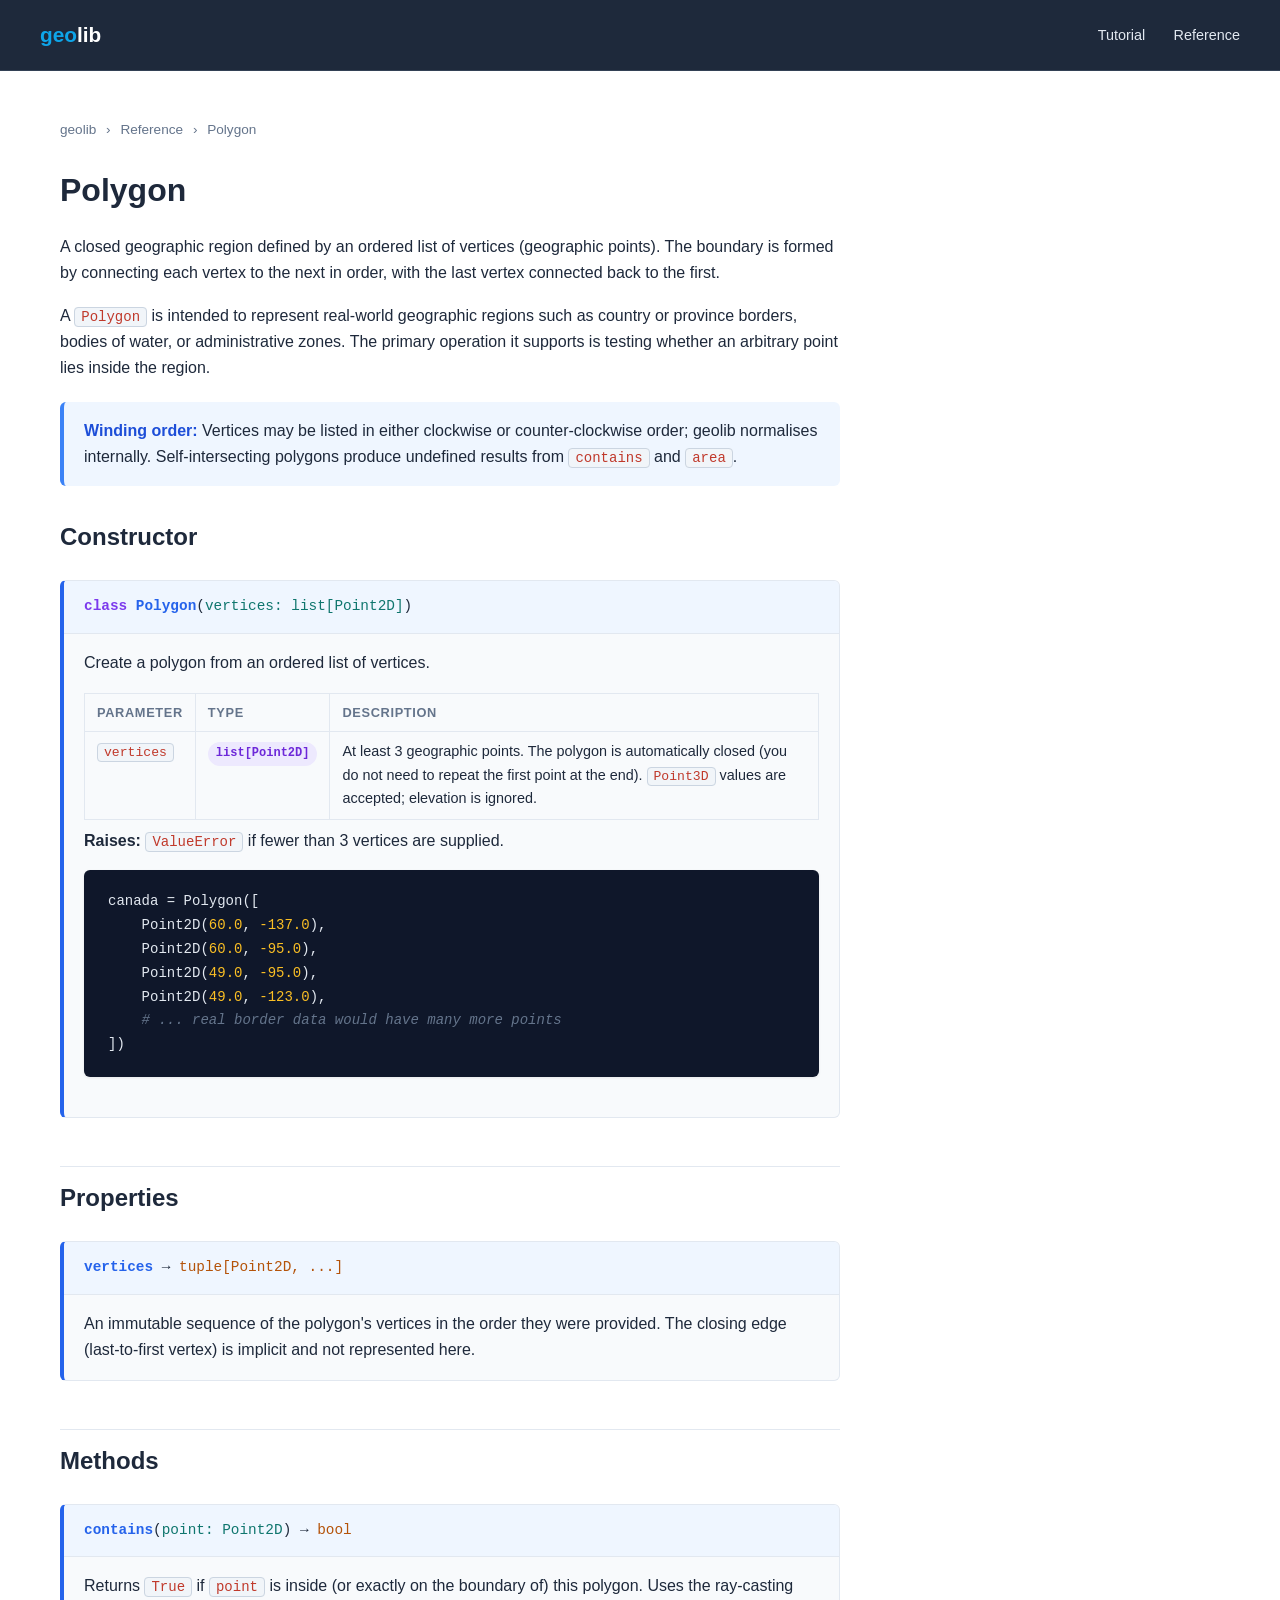
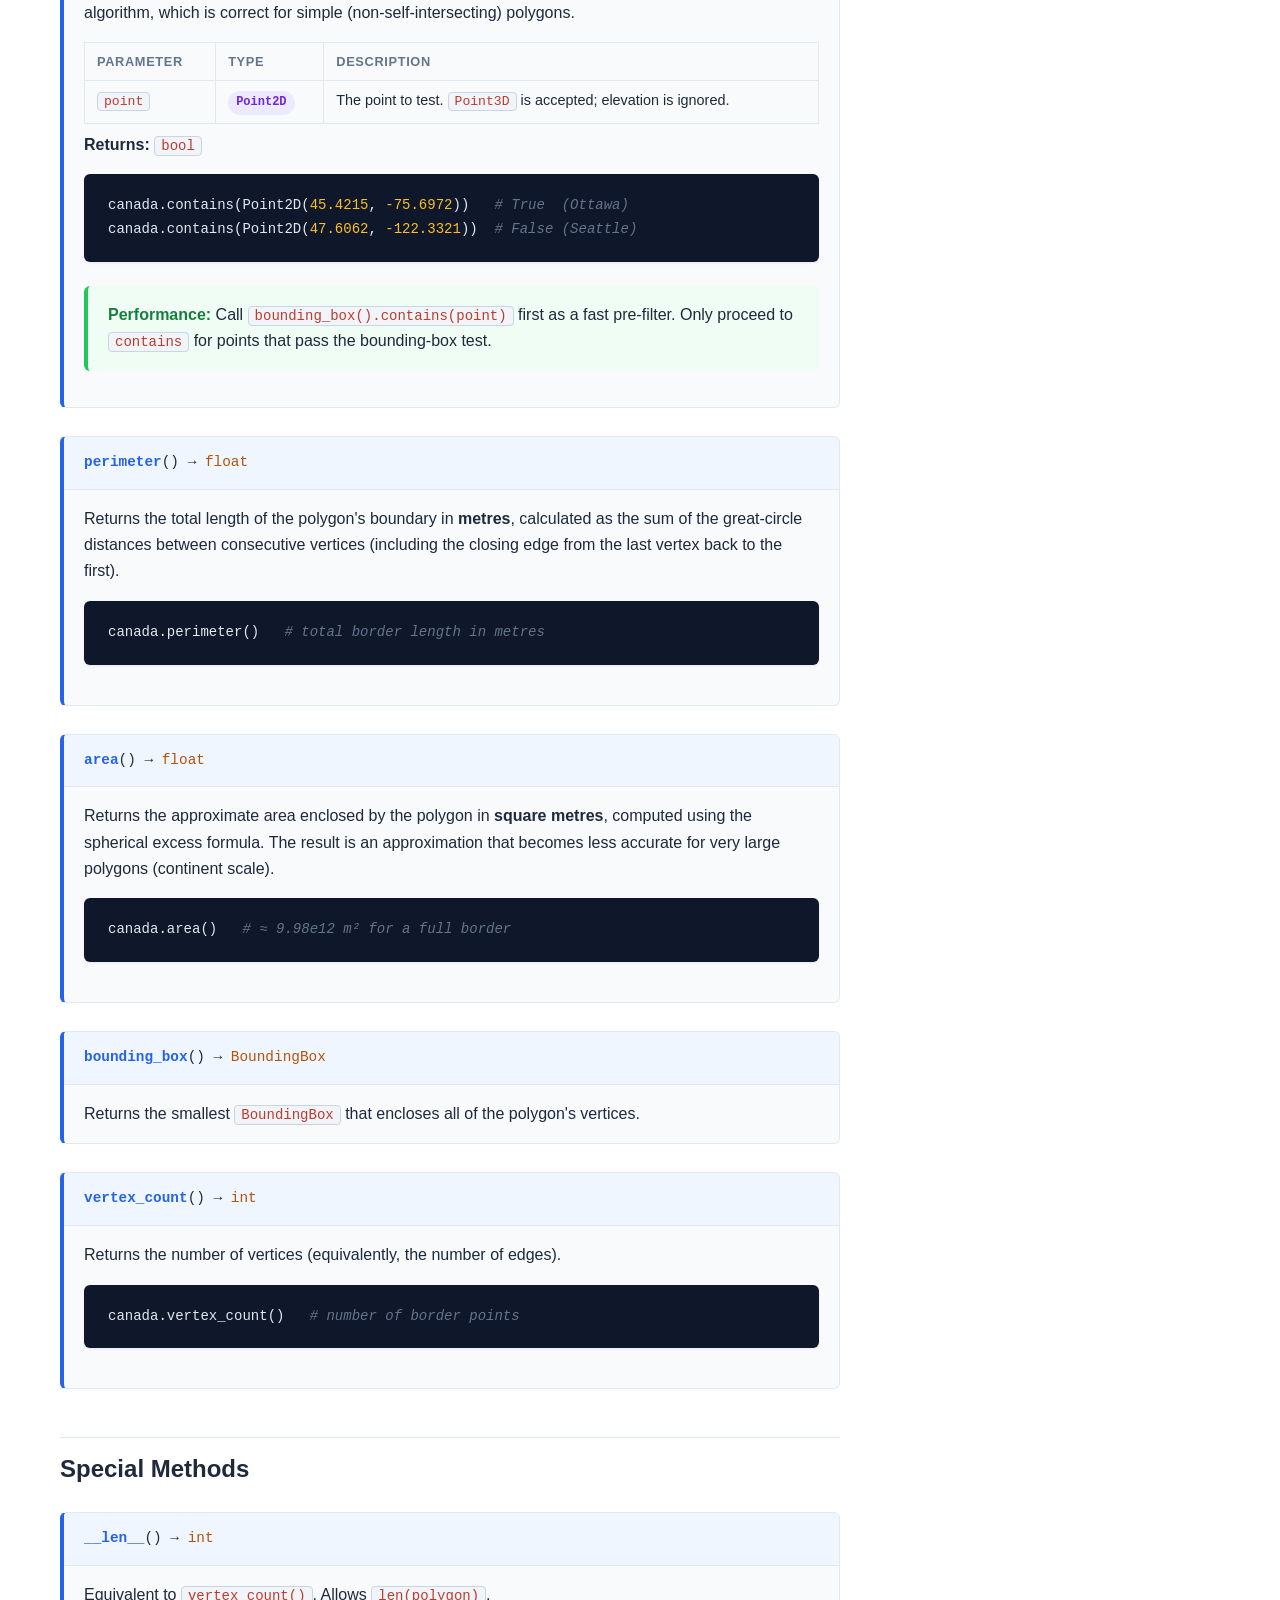
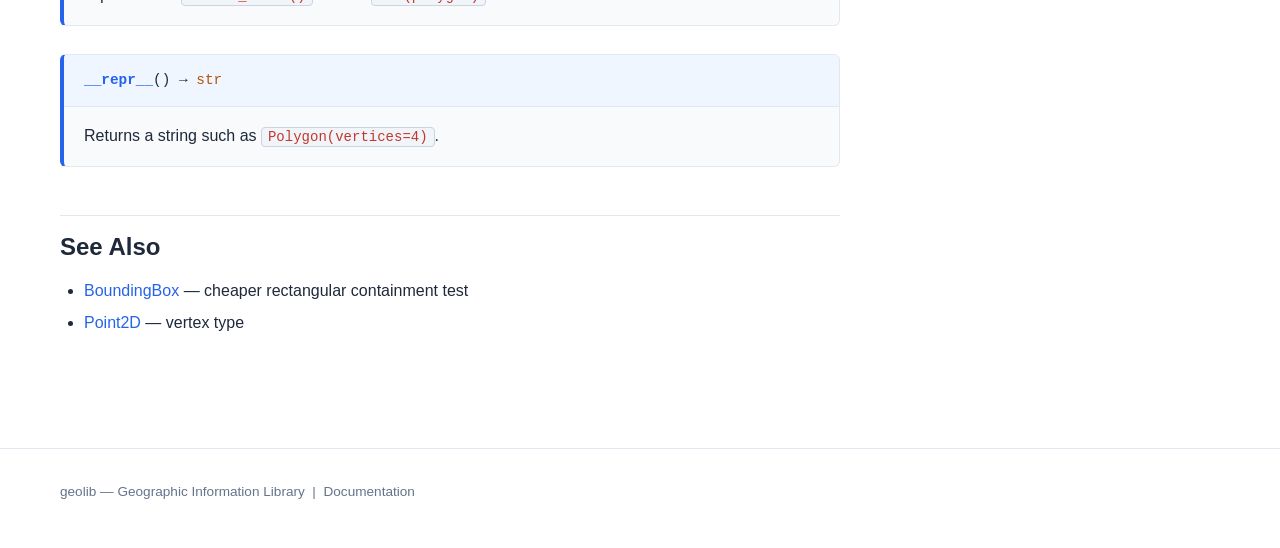
<file: reference/polygon.html>
<!DOCTYPE html>
<html lang="en">
<head>
    <meta charset="UTF-8">
    <meta name="viewport" content="width=device-width, initial-scale=1.0">
    <title>Polygon – geolib Reference</title>
    <link rel="stylesheet" href="../style.css">
</head>
<body>

<header class="top-header">
    <a class="brand" href="../index.html"><span>geo</span>lib</a>
    <nav>
        <a href="../tutorial.html">Tutorial</a>
        <a href="index.html">Reference</a>
    </nav>
</header>

<main class="page-body">

    <div class="breadcrumb">
        <a href="../index.html">geolib</a>
        <span>›</span> <a href="index.html">Reference</a>
        <span>›</span> Polygon
    </div>

    <h1>Polygon</h1>
    <p>
        A closed geographic region defined by an ordered list of vertices (geographic points).
        The boundary is formed by connecting each vertex to the next in order, with the last
        vertex connected back to the first.
    </p>
    <p>
        A <code>Polygon</code> is intended to represent real-world geographic regions such as
        country or province borders, bodies of water, or administrative zones. The primary
        operation it supports is testing whether an arbitrary point lies inside the region.
    </p>

    <div class="callout callout-note">
        <p>
            <strong>Winding order:</strong> Vertices may be listed in either clockwise or
            counter-clockwise order; geolib normalises internally. Self-intersecting polygons
            produce undefined results from <code>contains</code> and <code>area</code>.
        </p>
    </div>

    <!-- ── Constructor ── -->
    <h2>Constructor</h2>

    <div class="method-block">
        <div class="method-sig">
            <span class="sig-class">class</span>
            <span class="sig-name">Polygon</span>(<span class="sig-param">vertices: list[Point2D]</span>)
        </div>
        <div class="method-body">
            <p>Create a polygon from an ordered list of vertices.</p>
            <table class="params-table">
                <thead><tr><th>Parameter</th><th>Type</th><th>Description</th></tr></thead>
                <tbody>
                    <tr>
                        <td><code>vertices</code></td>
                        <td><span class="badge badge-type">list[Point2D]</span></td>
                        <td>
                            At least 3 geographic points. The polygon is automatically closed
                            (you do not need to repeat the first point at the end).
                            <code>Point3D</code> values are accepted; elevation is ignored.
                        </td>
                    </tr>
                </tbody>
            </table>
            <p><strong>Raises:</strong> <code>ValueError</code> if fewer than 3 vertices are supplied.</p>
            <pre><code>canada = Polygon([
    Point2D(<span class="nm">60.0</span>, <span class="nm">-137.0</span>),
    Point2D(<span class="nm">60.0</span>, <span class="nm">-95.0</span>),
    Point2D(<span class="nm">49.0</span>, <span class="nm">-95.0</span>),
    Point2D(<span class="nm">49.0</span>, <span class="nm">-123.0</span>),
    <span class="cm"># ... real border data would have many more points</span>
])</code></pre>
        </div>
    </div>

    <!-- ── Properties ── -->
    <h2>Properties</h2>

    <div class="method-block">
        <div class="method-sig">
            <span class="sig-name">vertices</span> → <span class="sig-ret">tuple[Point2D, ...]</span>
        </div>
        <div class="method-body">
            <p>
                An immutable sequence of the polygon's vertices in the order they were provided.
                The closing edge (last-to-first vertex) is implicit and not represented here.
            </p>
        </div>
    </div>

    <!-- ── Methods ── -->
    <h2>Methods</h2>

    <div class="method-block">
        <div class="method-sig">
            <span class="sig-name">contains</span>(<span class="sig-param">point: Point2D</span>) → <span class="sig-ret">bool</span>
        </div>
        <div class="method-body">
            <p>
                Returns <code>True</code> if <code>point</code> is inside (or exactly on the
                boundary of) this polygon. Uses the ray-casting algorithm, which is correct for
                simple (non-self-intersecting) polygons.
            </p>
            <table class="params-table">
                <thead><tr><th>Parameter</th><th>Type</th><th>Description</th></tr></thead>
                <tbody>
                    <tr><td><code>point</code></td><td><span class="badge badge-type">Point2D</span></td><td>The point to test. <code>Point3D</code> is accepted; elevation is ignored.</td></tr>
                </tbody>
            </table>
            <p><strong>Returns:</strong> <code>bool</code></p>
            <pre><code>canada.contains(Point2D(<span class="nm">45.4215</span>, <span class="nm">-75.6972</span>))   <span class="cm"># True  (Ottawa)</span>
canada.contains(Point2D(<span class="nm">47.6062</span>, <span class="nm">-122.3321</span>))  <span class="cm"># False (Seattle)</span></code></pre>
            <div class="callout callout-tip">
                <p>
                    <strong>Performance:</strong> Call <code>bounding_box().contains(point)</code> first
                    as a fast pre-filter. Only proceed to <code>contains</code> for points that pass
                    the bounding-box test.
                </p>
            </div>
        </div>
    </div>

    <div class="method-block">
        <div class="method-sig">
            <span class="sig-name">perimeter</span>() → <span class="sig-ret">float</span>
        </div>
        <div class="method-body">
            <p>
                Returns the total length of the polygon's boundary in <strong>metres</strong>,
                calculated as the sum of the great-circle distances between consecutive vertices
                (including the closing edge from the last vertex back to the first).
            </p>
            <pre><code>canada.perimeter()   <span class="cm"># total border length in metres</span></code></pre>
        </div>
    </div>

    <div class="method-block">
        <div class="method-sig">
            <span class="sig-name">area</span>() → <span class="sig-ret">float</span>
        </div>
        <div class="method-body">
            <p>
                Returns the approximate area enclosed by the polygon in <strong>square metres</strong>,
                computed using the spherical excess formula. The result is an approximation that
                becomes less accurate for very large polygons (continent scale).
            </p>
            <pre><code>canada.area()   <span class="cm"># ≈ 9.98e12 m² for a full border</span></code></pre>
        </div>
    </div>

    <div class="method-block">
        <div class="method-sig">
            <span class="sig-name">bounding_box</span>() → <span class="sig-ret">BoundingBox</span>
        </div>
        <div class="method-body">
            <p>
                Returns the smallest <a href="boundingbox.html"><code>BoundingBox</code></a> that
                encloses all of the polygon's vertices.
            </p>
        </div>
    </div>

    <div class="method-block">
        <div class="method-sig">
            <span class="sig-name">vertex_count</span>() → <span class="sig-ret">int</span>
        </div>
        <div class="method-body">
            <p>Returns the number of vertices (equivalently, the number of edges).</p>
            <pre><code>canada.vertex_count()   <span class="cm"># number of border points</span></code></pre>
        </div>
    </div>

    <!-- ── Special Methods ── -->
    <h2>Special Methods</h2>

    <div class="method-block">
        <div class="method-sig">
            <span class="sig-name">__len__</span>() → <span class="sig-ret">int</span>
        </div>
        <div class="method-body">
            <p>Equivalent to <code>vertex_count()</code>. Allows <code>len(polygon)</code>.</p>
        </div>
    </div>

    <div class="method-block">
        <div class="method-sig">
            <span class="sig-name">__repr__</span>() → <span class="sig-ret">str</span>
        </div>
        <div class="method-body">
            <p>Returns a string such as <code>Polygon(vertices=4)</code>.</p>
        </div>
    </div>

    <h2>See Also</h2>
    <ul>
        <li><a href="boundingbox.html">BoundingBox</a> — cheaper rectangular containment test</li>
        <li><a href="point2d.html">Point2D</a> — vertex type</li>
    </ul>

</main>

<footer class="site-footer">
    geolib — Geographic Information Library &nbsp;|&nbsp; Documentation
</footer>

</body>
</html>
</file>
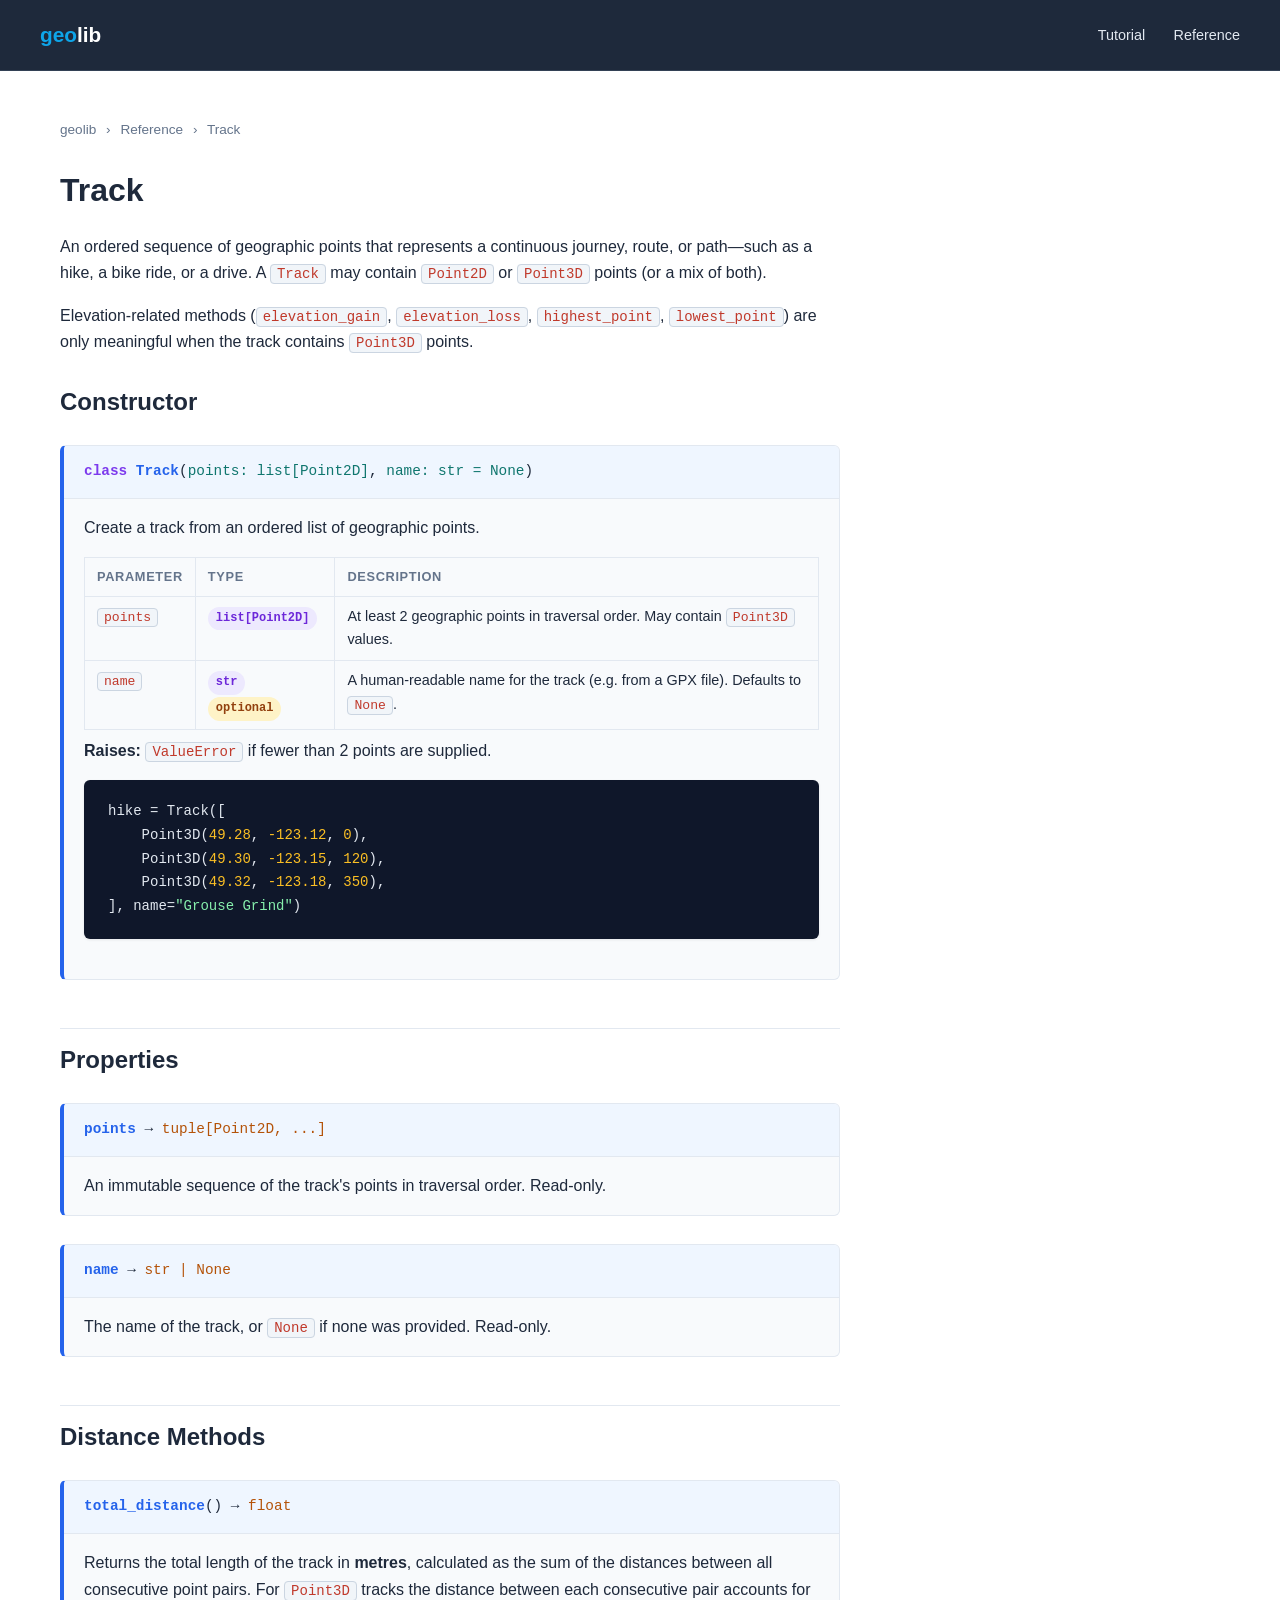
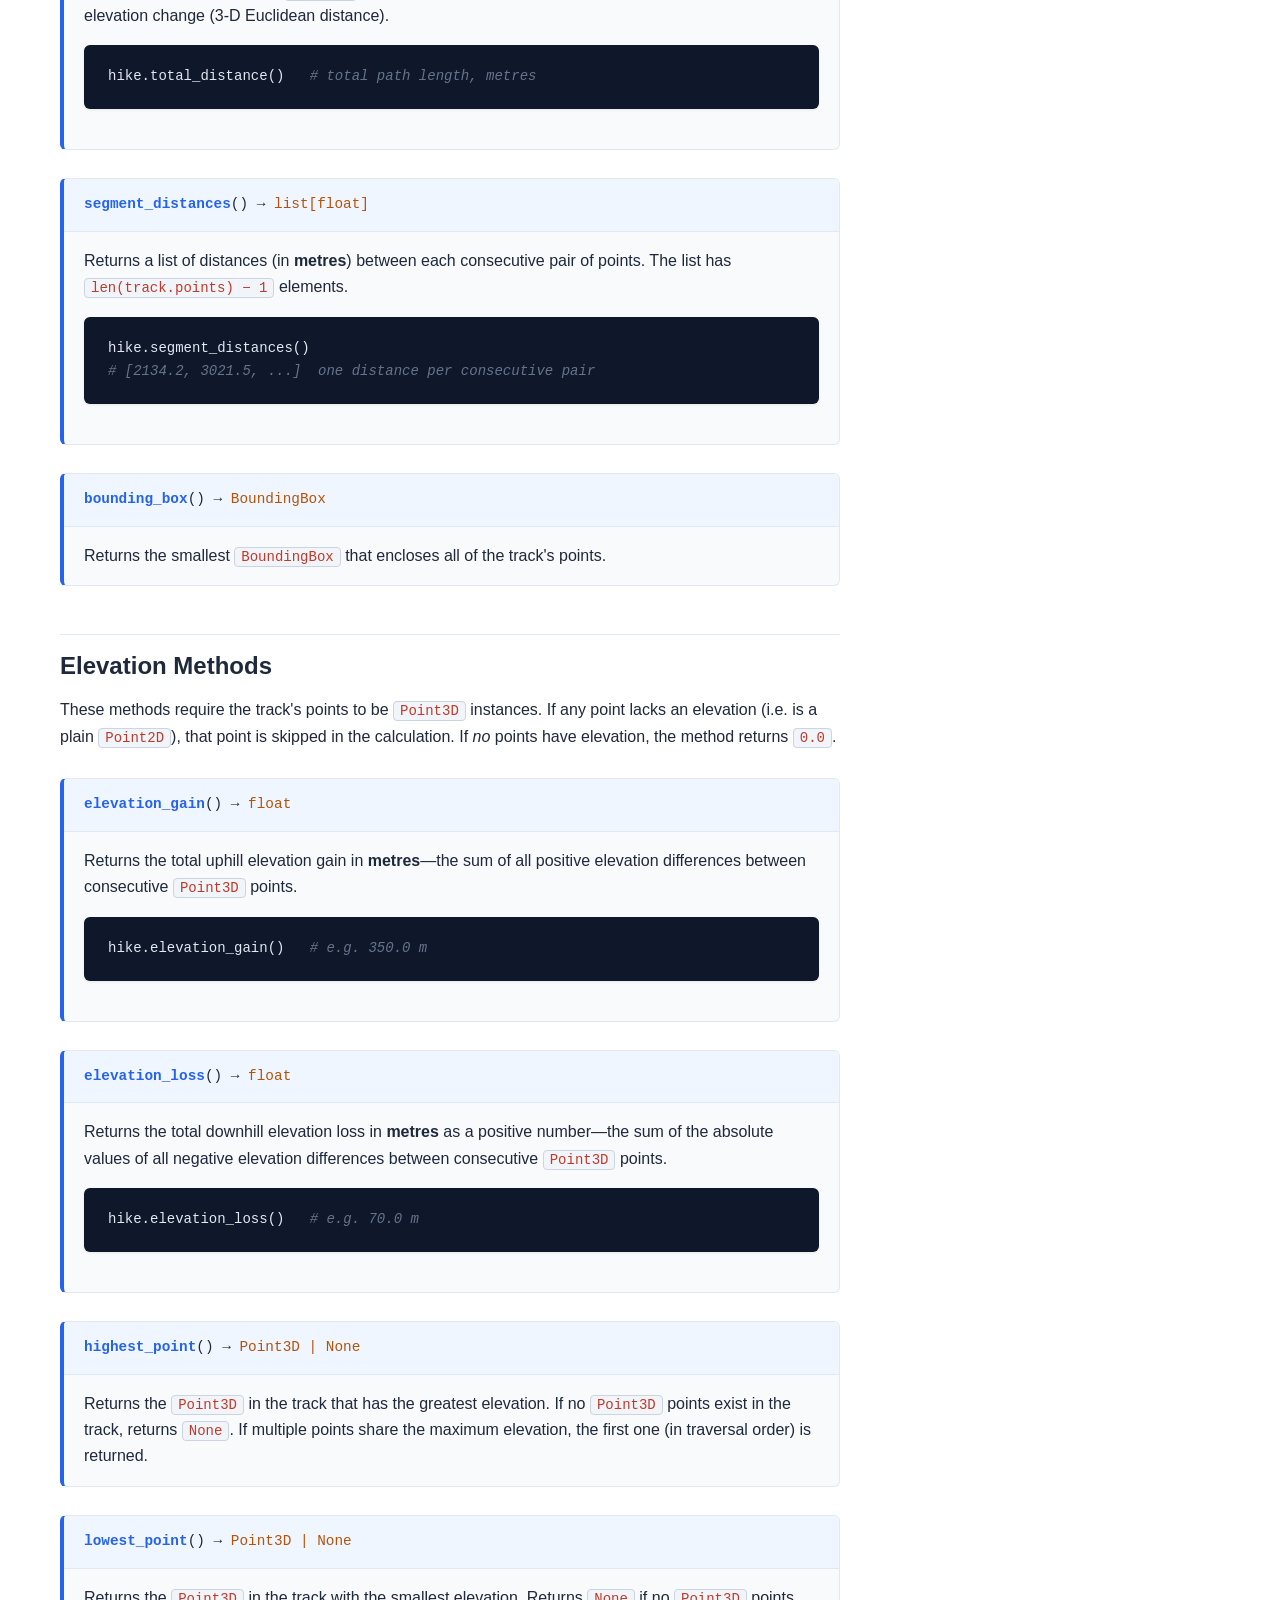
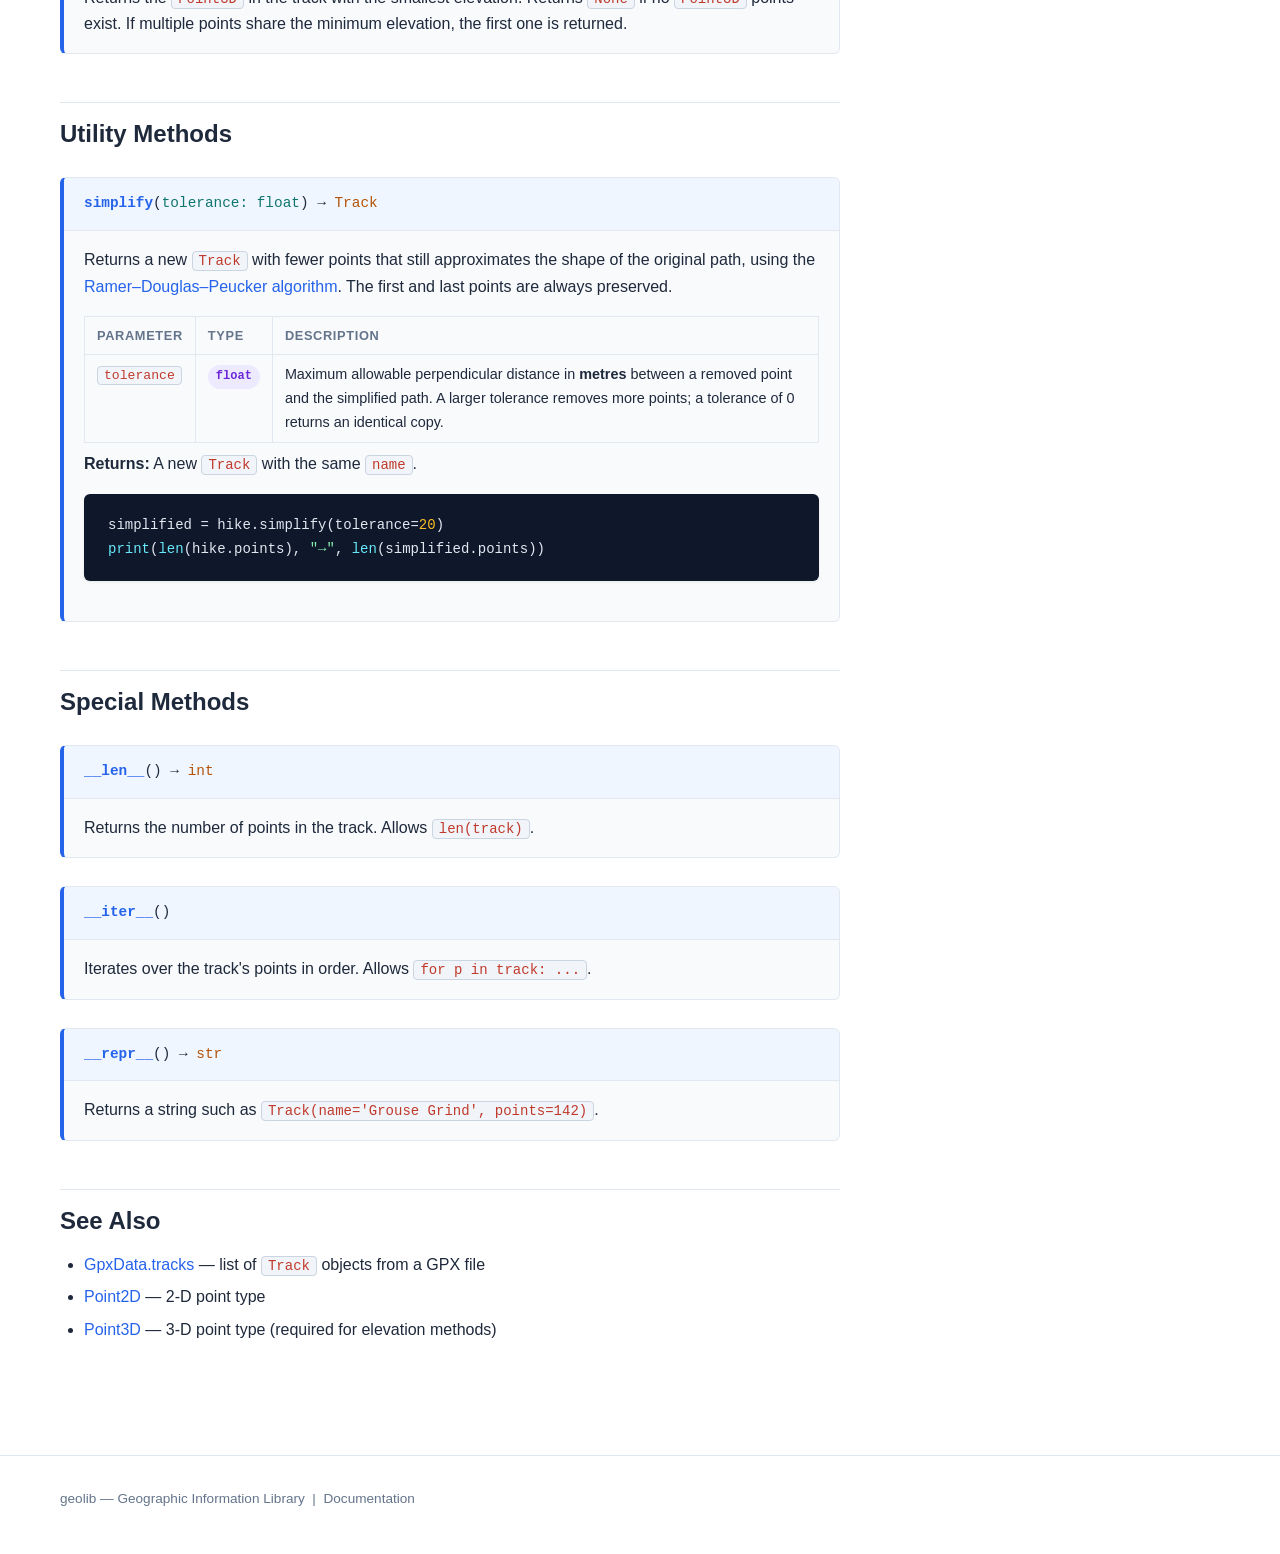
<file: reference/track.html>
<!DOCTYPE html>
<html lang="en">
<head>
    <meta charset="UTF-8">
    <meta name="viewport" content="width=device-width, initial-scale=1.0">
    <title>Track – geolib Reference</title>
    <link rel="stylesheet" href="../style.css">
</head>
<body>

<header class="top-header">
    <a class="brand" href="../index.html"><span>geo</span>lib</a>
    <nav>
        <a href="../tutorial.html">Tutorial</a>
        <a href="index.html">Reference</a>
    </nav>
</header>

<main class="page-body">

    <div class="breadcrumb">
        <a href="../index.html">geolib</a>
        <span>›</span> <a href="index.html">Reference</a>
        <span>›</span> Track
    </div>

    <h1>Track</h1>
    <p>
        An ordered sequence of geographic points that represents a continuous journey, route,
        or path—such as a hike, a bike ride, or a drive. A <code>Track</code> may contain
        <a href="point2d.html"><code>Point2D</code></a> or
        <a href="point3d.html"><code>Point3D</code></a> points (or a mix of both).
    </p>
    <p>
        Elevation-related methods (<code>elevation_gain</code>, <code>elevation_loss</code>,
        <code>highest_point</code>, <code>lowest_point</code>) are only meaningful when the track
        contains <code>Point3D</code> points.
    </p>

    <!-- ── Constructor ── -->
    <h2>Constructor</h2>

    <div class="method-block">
        <div class="method-sig">
            <span class="sig-class">class</span>
            <span class="sig-name">Track</span>(<span class="sig-param">points: list[Point2D]</span>,
            <span class="sig-param">name: str = None</span>)
        </div>
        <div class="method-body">
            <p>Create a track from an ordered list of geographic points.</p>
            <table class="params-table">
                <thead><tr><th>Parameter</th><th>Type</th><th>Description</th></tr></thead>
                <tbody>
                    <tr>
                        <td><code>points</code></td>
                        <td><span class="badge badge-type">list[Point2D]</span></td>
                        <td>
                            At least 2 geographic points in traversal order.
                            May contain <code>Point3D</code> values.
                        </td>
                    </tr>
                    <tr>
                        <td><code>name</code></td>
                        <td><span class="badge badge-type">str</span> <span class="badge badge-opt">optional</span></td>
                        <td>A human-readable name for the track (e.g. from a GPX file). Defaults to <code>None</code>.</td>
                    </tr>
                </tbody>
            </table>
            <p><strong>Raises:</strong> <code>ValueError</code> if fewer than 2 points are supplied.</p>
            <pre><code>hike = Track([
    Point3D(<span class="nm">49.28</span>, <span class="nm">-123.12</span>, <span class="nm">0</span>),
    Point3D(<span class="nm">49.30</span>, <span class="nm">-123.15</span>, <span class="nm">120</span>),
    Point3D(<span class="nm">49.32</span>, <span class="nm">-123.18</span>, <span class="nm">350</span>),
], name=<span class="st">"Grouse Grind"</span>)</code></pre>
        </div>
    </div>

    <!-- ── Properties ── -->
    <h2>Properties</h2>

    <div class="method-block">
        <div class="method-sig">
            <span class="sig-name">points</span> → <span class="sig-ret">tuple[Point2D, ...]</span>
        </div>
        <div class="method-body">
            <p>An immutable sequence of the track's points in traversal order. Read-only.</p>
        </div>
    </div>

    <div class="method-block">
        <div class="method-sig">
            <span class="sig-name">name</span> → <span class="sig-ret">str | None</span>
        </div>
        <div class="method-body">
            <p>The name of the track, or <code>None</code> if none was provided. Read-only.</p>
        </div>
    </div>

    <!-- ── Distance Methods ── -->
    <h2>Distance Methods</h2>

    <div class="method-block">
        <div class="method-sig">
            <span class="sig-name">total_distance</span>() → <span class="sig-ret">float</span>
        </div>
        <div class="method-body">
            <p>
                Returns the total length of the track in <strong>metres</strong>, calculated as
                the sum of the distances between all consecutive point pairs.
                For <code>Point3D</code> tracks the distance between each consecutive pair accounts
                for elevation change (3-D Euclidean distance).
            </p>
            <pre><code>hike.total_distance()   <span class="cm"># total path length, metres</span></code></pre>
        </div>
    </div>

    <div class="method-block">
        <div class="method-sig">
            <span class="sig-name">segment_distances</span>() → <span class="sig-ret">list[float]</span>
        </div>
        <div class="method-body">
            <p>
                Returns a list of distances (in <strong>metres</strong>) between each consecutive
                pair of points. The list has <code>len(track.points) − 1</code> elements.
            </p>
            <pre><code>hike.segment_distances()
<span class="cm"># [2134.2, 3021.5, ...]  one distance per consecutive pair</span></code></pre>
        </div>
    </div>

    <div class="method-block">
        <div class="method-sig">
            <span class="sig-name">bounding_box</span>() → <span class="sig-ret">BoundingBox</span>
        </div>
        <div class="method-body">
            <p>
                Returns the smallest <a href="boundingbox.html"><code>BoundingBox</code></a> that
                encloses all of the track's points.
            </p>
        </div>
    </div>

    <!-- ── Elevation Methods ── -->
    <h2>Elevation Methods</h2>

    <p>
        These methods require the track's points to be
        <a href="point3d.html"><code>Point3D</code></a> instances. If any point lacks an
        elevation (i.e. is a plain <code>Point2D</code>), that point is skipped in the
        calculation. If <em>no</em> points have elevation, the method returns <code>0.0</code>.
    </p>

    <div class="method-block">
        <div class="method-sig">
            <span class="sig-name">elevation_gain</span>() → <span class="sig-ret">float</span>
        </div>
        <div class="method-body">
            <p>
                Returns the total uphill elevation gain in <strong>metres</strong>—the sum of all
                positive elevation differences between consecutive <code>Point3D</code> points.
            </p>
            <pre><code>hike.elevation_gain()   <span class="cm"># e.g. 350.0 m</span></code></pre>
        </div>
    </div>

    <div class="method-block">
        <div class="method-sig">
            <span class="sig-name">elevation_loss</span>() → <span class="sig-ret">float</span>
        </div>
        <div class="method-body">
            <p>
                Returns the total downhill elevation loss in <strong>metres</strong> as a
                positive number—the sum of the absolute values of all negative elevation
                differences between consecutive <code>Point3D</code> points.
            </p>
            <pre><code>hike.elevation_loss()   <span class="cm"># e.g. 70.0 m</span></code></pre>
        </div>
    </div>

    <div class="method-block">
        <div class="method-sig">
            <span class="sig-name">highest_point</span>() → <span class="sig-ret">Point3D | None</span>
        </div>
        <div class="method-body">
            <p>
                Returns the <code>Point3D</code> in the track that has the greatest elevation.
                If no <code>Point3D</code> points exist in the track, returns <code>None</code>.
                If multiple points share the maximum elevation, the first one (in traversal order)
                is returned.
            </p>
        </div>
    </div>

    <div class="method-block">
        <div class="method-sig">
            <span class="sig-name">lowest_point</span>() → <span class="sig-ret">Point3D | None</span>
        </div>
        <div class="method-body">
            <p>
                Returns the <code>Point3D</code> in the track with the smallest elevation.
                Returns <code>None</code> if no <code>Point3D</code> points exist. If multiple
                points share the minimum elevation, the first one is returned.
            </p>
        </div>
    </div>

    <!-- ── Utility Methods ── -->
    <h2>Utility Methods</h2>

    <div class="method-block">
        <div class="method-sig">
            <span class="sig-name">simplify</span>(<span class="sig-param">tolerance: float</span>) → <span class="sig-ret">Track</span>
        </div>
        <div class="method-body">
            <p>
                Returns a new <code>Track</code> with fewer points that still approximates the
                shape of the original path, using the
                <a href="https://en.wikipedia.org/wiki/Ramer%E2%80%93Douglas%E2%80%93Peucker_algorithm"
                   target="_blank" rel="noopener">Ramer–Douglas–Peucker algorithm</a>.
                The first and last points are always preserved.
            </p>
            <table class="params-table">
                <thead><tr><th>Parameter</th><th>Type</th><th>Description</th></tr></thead>
                <tbody>
                    <tr>
                        <td><code>tolerance</code></td>
                        <td><span class="badge badge-type">float</span></td>
                        <td>
                            Maximum allowable perpendicular distance in <strong>metres</strong>
                            between a removed point and the simplified path. A larger tolerance
                            removes more points; a tolerance of 0 returns an identical copy.
                        </td>
                    </tr>
                </tbody>
            </table>
            <p><strong>Returns:</strong> A new <code>Track</code> with the same <code>name</code>.</p>
            <pre><code>simplified = hike.simplify(tolerance=<span class="nm">20</span>)
<span class="bi">print</span>(<span class="bi">len</span>(hike.points), <span class="st">"→"</span>, <span class="bi">len</span>(simplified.points))</code></pre>
        </div>
    </div>

    <!-- ── Special Methods ── -->
    <h2>Special Methods</h2>

    <div class="method-block">
        <div class="method-sig">
            <span class="sig-name">__len__</span>() → <span class="sig-ret">int</span>
        </div>
        <div class="method-body">
            <p>Returns the number of points in the track. Allows <code>len(track)</code>.</p>
        </div>
    </div>

    <div class="method-block">
        <div class="method-sig">
            <span class="sig-name">__iter__</span>()
        </div>
        <div class="method-body">
            <p>Iterates over the track's points in order. Allows <code>for p in track: ...</code>.</p>
        </div>
    </div>

    <div class="method-block">
        <div class="method-sig">
            <span class="sig-name">__repr__</span>() → <span class="sig-ret">str</span>
        </div>
        <div class="method-body">
            <p>Returns a string such as <code>Track(name='Grouse Grind', points=142)</code>.</p>
        </div>
    </div>

    <h2>See Also</h2>
    <ul>
        <li><a href="gpxdata.html">GpxData.tracks</a> — list of <code>Track</code> objects from a GPX file</li>
        <li><a href="point2d.html">Point2D</a> — 2-D point type</li>
        <li><a href="point3d.html">Point3D</a> — 3-D point type (required for elevation methods)</li>
    </ul>

</main>

<footer class="site-footer">
    geolib — Geographic Information Library &nbsp;|&nbsp; Documentation
</footer>

</body>
</html>
</file>
<file: style.css>
/* geolib Documentation Stylesheet */

*, *::before, *::after {
    box-sizing: border-box;
    margin: 0;
    padding: 0;
}

:root {
    --color-primary: #2563eb;
    --color-primary-dark: #1d4ed8;
    --color-primary-light: #eff6ff;
    --color-accent: #0ea5e9;
    --color-bg: #ffffff;
    --color-surface: #f8fafc;
    --color-border: #e2e8f0;
    --color-text: #1e293b;
    --color-text-muted: #64748b;
    --color-code-bg: #f1f5f9;
    --color-code-border: #cbd5e1;
    --color-nav-bg: #1e293b;
    --color-nav-text: #e2e8f0;
    --color-nav-hover: #334155;
    --font-sans: -apple-system, BlinkMacSystemFont, "Segoe UI", Roboto, "Helvetica Neue", Arial, sans-serif;
    --font-mono: "SFMono-Regular", Consolas, "Liberation Mono", Menlo, monospace;
    --radius: 6px;
    --shadow-sm: 0 1px 3px rgba(0,0,0,0.08);
    --shadow: 0 4px 12px rgba(0,0,0,0.10);
}

body {
    font-family: var(--font-sans);
    color: var(--color-text);
    background: var(--color-bg);
    line-height: 1.65;
    font-size: 16px;
}

/* ── Layout ── */

.site-wrapper {
    display: flex;
    min-height: 100vh;
}

/* ── Sidebar / Nav ── */

.sidebar {
    width: 260px;
    flex-shrink: 0;
    background: var(--color-nav-bg);
    color: var(--color-nav-text);
    padding: 0;
    position: sticky;
    top: 0;
    height: 100vh;
    overflow-y: auto;
}

.sidebar-brand {
    display: block;
    padding: 20px 24px 16px;
    font-size: 1.2rem;
    font-weight: 700;
    color: #fff;
    text-decoration: none;
    border-bottom: 1px solid #334155;
}

.sidebar-brand span {
    color: var(--color-accent);
}

.sidebar-section {
    padding: 16px 0 8px;
}

.sidebar-section-title {
    font-size: 0.7rem;
    text-transform: uppercase;
    letter-spacing: 0.1em;
    color: #94a3b8;
    padding: 0 24px 8px;
    font-weight: 600;
}

.sidebar nav a {
    display: block;
    padding: 7px 24px;
    color: var(--color-nav-text);
    text-decoration: none;
    font-size: 0.9rem;
    transition: background 0.15s, color 0.15s;
    border-left: 3px solid transparent;
}

.sidebar nav a:hover {
    background: var(--color-nav-hover);
    color: #fff;
}

.sidebar nav a.active {
    background: var(--color-nav-hover);
    color: #fff;
    border-left-color: var(--color-accent);
}

/* ── Main Content ── */

.content {
    flex: 1;
    min-width: 0;
    padding: 48px 60px;
    max-width: 920px;
}

/* ── Top Nav / Header ── */

.top-header {
    background: var(--color-nav-bg);
    color: #fff;
    padding: 18px 40px;
    display: flex;
    align-items: center;
    justify-content: space-between;
    border-bottom: 1px solid #334155;
}

.top-header .brand {
    font-size: 1.3rem;
    font-weight: 700;
    color: #fff;
    text-decoration: none;
}

.top-header .brand span { color: var(--color-accent); }

.top-header nav a {
    color: var(--color-nav-text);
    text-decoration: none;
    margin-left: 24px;
    font-size: 0.9rem;
    transition: color 0.15s;
}

.top-header nav a:hover { color: #fff; }

/* ── Hero (index page) ── */

.hero {
    background: linear-gradient(135deg, #1e293b 0%, #0f172a 100%);
    color: #fff;
    padding: 72px 60px 60px;
}

.hero h1 {
    font-size: 2.8rem;
    font-weight: 800;
    margin-bottom: 16px;
    letter-spacing: -0.02em;
}

.hero h1 span { color: var(--color-accent); }

.hero p {
    font-size: 1.15rem;
    color: #cbd5e1;
    max-width: 560px;
    margin-bottom: 32px;
    line-height: 1.7;
}

.hero-actions { display: flex; gap: 12px; flex-wrap: wrap; }

.btn {
    display: inline-block;
    padding: 10px 24px;
    border-radius: var(--radius);
    text-decoration: none;
    font-weight: 600;
    font-size: 0.95rem;
    transition: background 0.15s, transform 0.1s;
}

.btn:hover { transform: translateY(-1px); }

.btn-primary {
    background: var(--color-primary);
    color: #fff;
}

.btn-primary:hover { background: var(--color-primary-dark); }

.btn-outline {
    background: transparent;
    color: #fff;
    border: 2px solid #475569;
}

.btn-outline:hover { background: #334155; }

/* ── Page body ── */

.page-body {
    padding: 48px 60px;
    max-width: 900px;
}

h1, h2, h3, h4 {
    font-weight: 700;
    line-height: 1.25;
    color: var(--color-text);
}

h1 { font-size: 2rem; margin-bottom: 24px; }
h2 { font-size: 1.5rem; margin: 48px 0 16px; padding-top: 16px; border-top: 1px solid var(--color-border); }
h3 { font-size: 1.15rem; margin: 32px 0 12px; }
h4 { font-size: 1rem; margin: 24px 0 8px; color: var(--color-text-muted); text-transform: uppercase; letter-spacing: 0.06em; font-size: 0.8rem; }

h2:first-of-type { border-top: none; margin-top: 0; }

p { margin-bottom: 16px; }

ul, ol {
    margin: 12px 0 16px 24px;
}

li { margin-bottom: 6px; }

a { color: var(--color-primary); text-decoration: none; }
a:hover { text-decoration: underline; }

strong { font-weight: 600; }

/* ── Cards ── */

.card-grid {
    display: grid;
    grid-template-columns: repeat(auto-fill, minmax(200px, 1fr));
    gap: 16px;
    margin: 24px 0;
}

.card {
    background: var(--color-surface);
    border: 1px solid var(--color-border);
    border-radius: var(--radius);
    padding: 20px;
    text-decoration: none;
    color: var(--color-text);
    transition: box-shadow 0.15s, transform 0.1s;
    display: block;
}

.card:hover {
    box-shadow: var(--shadow);
    transform: translateY(-2px);
    text-decoration: none;
}

.card-icon {
    font-size: 1.6rem;
    margin-bottom: 10px;
}

.card h3 {
    font-size: 1rem;
    margin: 0 0 6px;
    color: var(--color-primary);
    font-family: var(--font-mono);
}

.card p {
    font-size: 0.85rem;
    color: var(--color-text-muted);
    margin: 0;
}

/* ── Code ── */

code {
    font-family: var(--font-mono);
    font-size: 0.875em;
    background: var(--color-code-bg);
    border: 1px solid var(--color-code-border);
    padding: 1px 6px;
    border-radius: 4px;
    color: #c0392b;
}

pre {
    background: #0f172a;
    color: #e2e8f0;
    padding: 20px 24px;
    border-radius: var(--radius);
    overflow-x: auto;
    margin: 16px 0 24px;
    font-size: 0.875rem;
    line-height: 1.7;
    box-shadow: var(--shadow-sm);
}

pre code {
    background: none;
    border: none;
    padding: 0;
    color: inherit;
    font-size: inherit;
}

/* syntax highlight colours (manual) */
.kw  { color: #7dd3fc; }   /* keywords */
.cm  { color: #64748b; font-style: italic; }   /* comments */
.st  { color: #86efac; }   /* strings */
.nm  { color: #fbbf24; }   /* numbers */
.fn  { color: #c084fc; }   /* function names */
.cl  { color: #f0abfc; }   /* class names */
.bi  { color: #67e8f9; }   /* built-ins / self */

/* ── Method / Class signature blocks ── */

.method-block {
    background: var(--color-surface);
    border: 1px solid var(--color-border);
    border-left: 4px solid var(--color-primary);
    border-radius: var(--radius);
    margin: 28px 0 12px;
    overflow: hidden;
}

.method-sig {
    font-family: var(--font-mono);
    font-size: 0.9rem;
    padding: 14px 20px;
    background: var(--color-primary-light);
    color: var(--color-text);
    border-bottom: 1px solid var(--color-border);
}

.method-sig .sig-class { color: #7c3aed; font-weight: 600; }
.method-sig .sig-name  { color: var(--color-primary); font-weight: 700; }
.method-sig .sig-param { color: #0f766e; }
.method-sig .sig-ret   { color: #b45309; }
.method-sig .sig-kw    { color: #6d28d9; font-style: italic; }

.method-body {
    padding: 16px 20px;
}

.method-body p:last-child { margin-bottom: 0; }

/* ── Parameters table ── */

.params-table {
    width: 100%;
    border-collapse: collapse;
    font-size: 0.9rem;
    margin: 12px 0 8px;
}

.params-table th {
    text-align: left;
    padding: 8px 12px;
    background: var(--color-surface);
    border: 1px solid var(--color-border);
    font-weight: 600;
    font-size: 0.8rem;
    text-transform: uppercase;
    letter-spacing: 0.05em;
    color: var(--color-text-muted);
}

.params-table td {
    padding: 8px 12px;
    border: 1px solid var(--color-border);
    vertical-align: top;
}

.params-table tr:nth-child(even) td {
    background: var(--color-surface);
}

.params-table code {
    font-size: 0.82rem;
}

/* ── Callout boxes ── */

.callout {
    border-radius: var(--radius);
    padding: 16px 20px;
    margin: 20px 0;
    border-left: 4px solid;
}

.callout p:last-child { margin-bottom: 0; }

.callout-note   { background: #eff6ff; border-color: #3b82f6; }
.callout-tip    { background: #f0fdf4; border-color: #22c55e; }
.callout-warn   { background: #fffbeb; border-color: #f59e0b; }

.callout-note strong   { color: #1d4ed8; }
.callout-tip strong    { color: #15803d; }
.callout-warn strong   { color: #b45309; }

/* ── Breadcrumb ── */

.breadcrumb {
    font-size: 0.85rem;
    color: var(--color-text-muted);
    margin-bottom: 28px;
}

.breadcrumb a { color: var(--color-text-muted); }
.breadcrumb a:hover { color: var(--color-primary); }
.breadcrumb span { margin: 0 6px; }

/* ── Returns badge ── */

.badge {
    display: inline-block;
    padding: 2px 8px;
    border-radius: 99px;
    font-size: 0.75rem;
    font-weight: 600;
    font-family: var(--font-mono);
}

.badge-type   { background: #ede9fe; color: #6d28d9; }
.badge-opt    { background: #fef3c7; color: #92400e; }
.badge-raises { background: #fee2e2; color: #b91c1c; }

/* ── Section anchor links ── */

h2 .anchor, h3 .anchor {
    display: none;
    margin-left: 8px;
    color: var(--color-text-muted);
    font-size: 0.85em;
}

h2:hover .anchor, h3:hover .anchor { display: inline; }

/* ── Footer ── */

.site-footer {
    border-top: 1px solid var(--color-border);
    padding: 32px 60px;
    font-size: 0.85rem;
    color: var(--color-text-muted);
    margin-top: 48px;
}

/* ── Responsive ── */

@media (max-width: 768px) {
    .sidebar { display: none; }
    .page-body, .hero { padding: 32px 24px; }
    .hero h1 { font-size: 2rem; }
    .content { padding: 32px 24px; }
    .site-footer { padding: 24px; }
}
</file>
